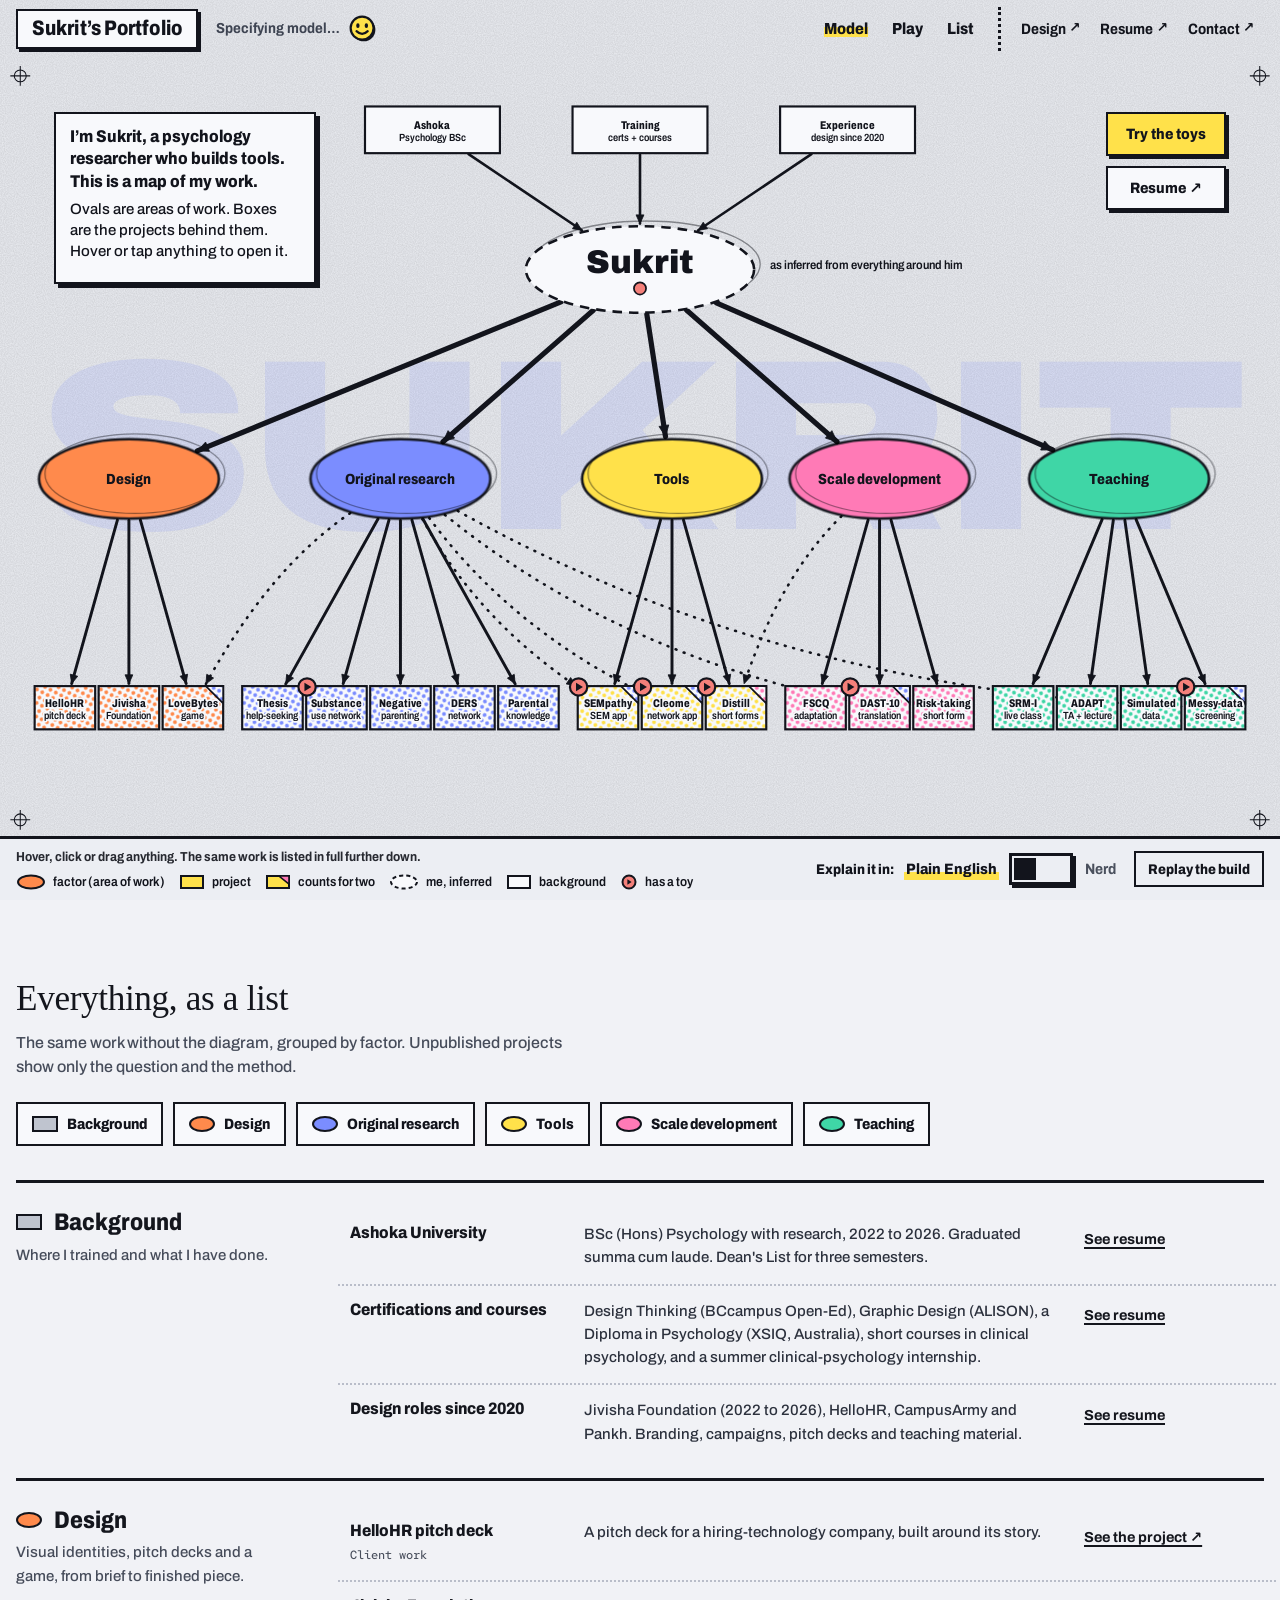
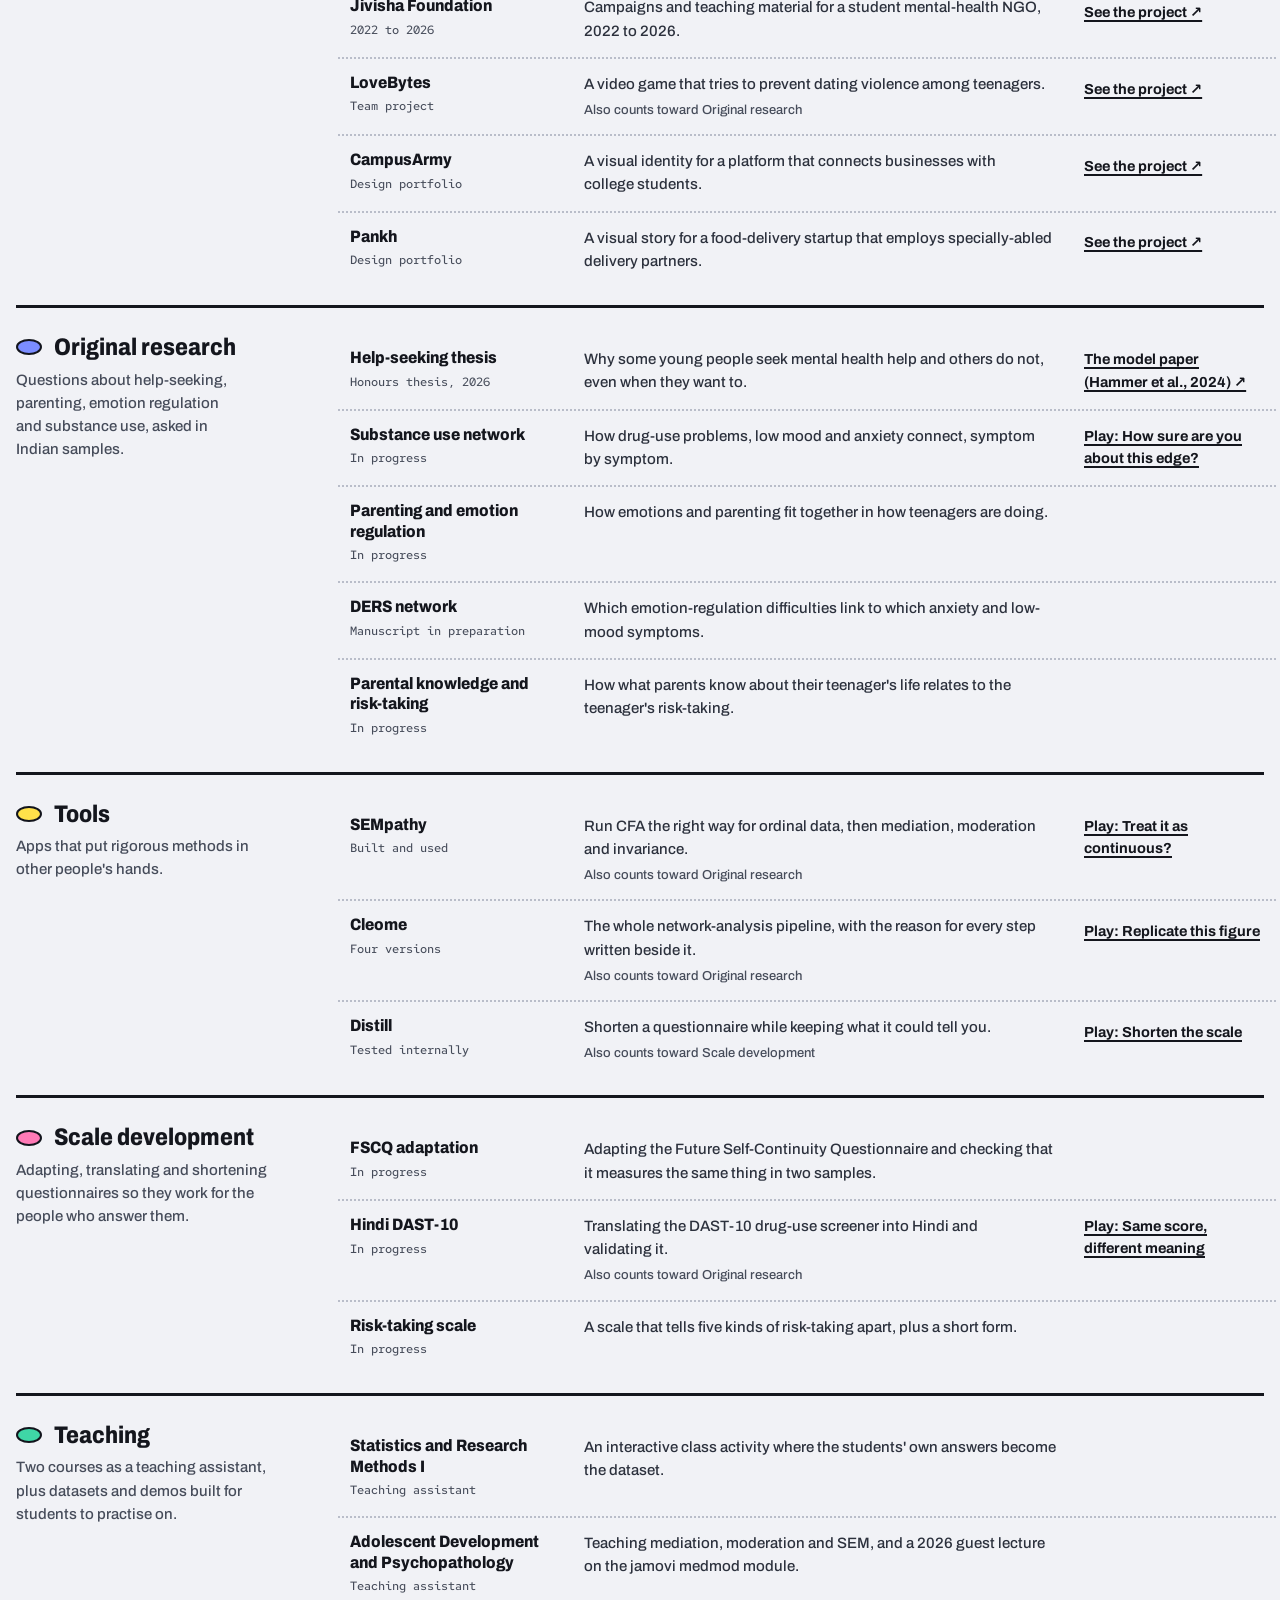
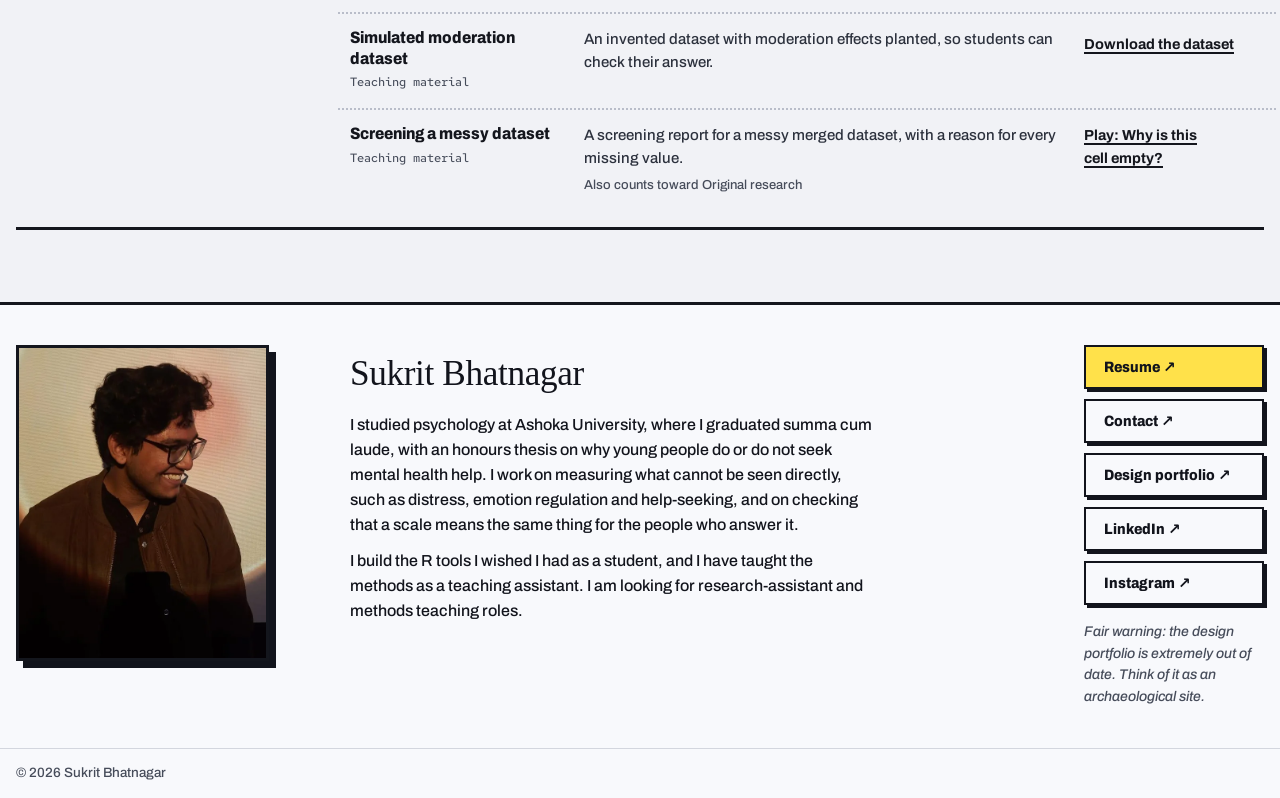
<file: index.html>
<!DOCTYPE html>
<html lang="en">
<head>
<meta charset="utf-8">
<meta name="viewport" content="width=device-width, initial-scale=1, viewport-fit=cover">
<title>Sukrit’s Portfolio | Psychology research, tools and design</title>
<meta name="description" content="Psychology research on mental health and risk in Indian samples: networks, SEM and scale validation. Plus the tools I built, how I teach, and my design work. Poke the model.">
<meta property="og:title" content="Sukrit Bhatnagar | Psychology research, tools and design">
<meta property="og:description" content="My work drawn as a statistical model you can poke: research, scale development, tools, teaching and design.">
<meta property="og:type" content="website">
<meta name="color-scheme" content="light">
<meta name="theme-color" content="#ECEEF3">
<link rel="icon" href="data:image/svg+xml,%3Csvg xmlns='http://www.w3.org/2000/svg' viewBox='0 0 32 32'%3E%3Ccircle cx='16' cy='16' r='9' fill='%23F4807A'/%3E%3C/svg%3E">
<link rel="preconnect" href="https://fonts.googleapis.com">
<link rel="preconnect" href="https://fonts.gstatic.com" crossorigin>
<link rel="stylesheet" href="https://fonts.googleapis.com/css2?family=Archivo:wdth,wght@62..125,400..900&family=Red+Hat+Mono:wght@400;500&display=swap">
<link rel="stylesheet" href="assets/nav.css">
<link rel="stylesheet" href="assets/site.css">
</head>
<body>
<script src="assets/content.js"></script>
<script src="assets/clip.js"></script>
<script src="assets/nav.js" data-page="model"></script>

<main id="main">
  <h1 class="sr-only">Sukrit Bhatnagar: my work as a statistical model</h1>
  <div id="model" tabindex="-1" aria-label="Interactive model of my work"></div>
  <noscript><p class="page">This page draws my work as an interactive model. Without JavaScript, the full list of projects is below.</p></noscript>

  <div class="page">
    <section id="fit" hidden aria-label="How my work fits a research assistant role"></section>

    <section class="block" id="list" aria-labelledby="listh">
      <h2 class="serif" id="listh">Everything, as a list</h2>
      <p class="lede">The same work without the diagram, grouped by factor. Unpublished projects show only the question and the method.</p>
      <div class="lwrap" id="lgrid"></div>
    </section>

  </div>
</main>

<footer class="foot" id="about" aria-labelledby="abouth"></footer>

<script src="assets/model.js"></script>
<script>
(function () {
  'use strict';
  var PF = window.PF;
  var $ = function (s) { return document.querySelector(s); };
  function h(t, a, p) { var e = document.createElement(t); for (var k in a) { if (k === 'text') e.textContent = a[k]; else e.setAttribute(k, a[k]); } if (p) p.appendChild(e); return e; }

  /* the role-fit panel has no button. Adding #research to the address opens it. */
  var fit = $('#fit');
  h('h2', { text: 'How my work fits a research assistant role' }, fit);
  var rows = h('div', { 'class': 'fit-rows' }, fit);
  PF.fit.forEach(function (r) { var d = h('div', { 'class': 'fit-row' + (r[0] === 'An honest gap' ? ' gap' : '') }, rows); h('b', { text: r[0] }, d); h('span', { text: r[1] }, d); });
  function syncFit() { var on = location.hash === '#research'; fit.hidden = !on; if (on) fit.scrollIntoView(); }
  window.addEventListener('hashchange', syncFit); syncFit();

  if (/[?&]adjust(&|$)/.test(location.search)) { var adj = document.createElement('script'); adj.src = 'assets/adjust.js'; document.body.appendChild(adj); } /* the framing tuner for the footer portrait */

  /* the footer: portrait, a short bio and every link, all copy from content.js */
  var A = PF.about, foot = $('#about');
  if (A && foot) {
    var inn = h('div', { 'class': 'foot-in' }, foot);
    var fig = h('figure', {}, inn), pic = h('picture', {}, fig);
    h('source', { type: 'image/webp', srcset: A.photo.webp }, pic);
    h('img', { src: A.photo.jpg, alt: A.photo.alt, width: '867', height: '1156', loading: 'lazy', decoding: 'async' }, pic);
    var bio = h('div', { 'class': 'foot-bio' }, inn);
    h('h2', { 'class': 'serif', id: 'abouth', text: A.heading }, bio);
    A.paras.forEach(function (x) { h('p', { text: x }, bio); });
    var nav = h('nav', { 'class': 'foot-links', 'aria-label': 'Elsewhere' }, inn);
    A.links.forEach(function (l) { h('a', { 'class': 'btn' + (l[2] ? ' ' + l[2] : ''), href: PF.links[l[1]], target: '_blank', rel: 'noopener', text: l[0] + ' \u2197' }, nav); });
    if (A.note) h('p', { 'class': 'foot-note', text: A.note }, nav);
    var end = h('div', { 'class': 'foot-end' }, foot); h('span', { text: '\u00A9 2026 Sukrit Bhatnagar' }, end);
  }

})();
</script>
</body>
</html>
</file>
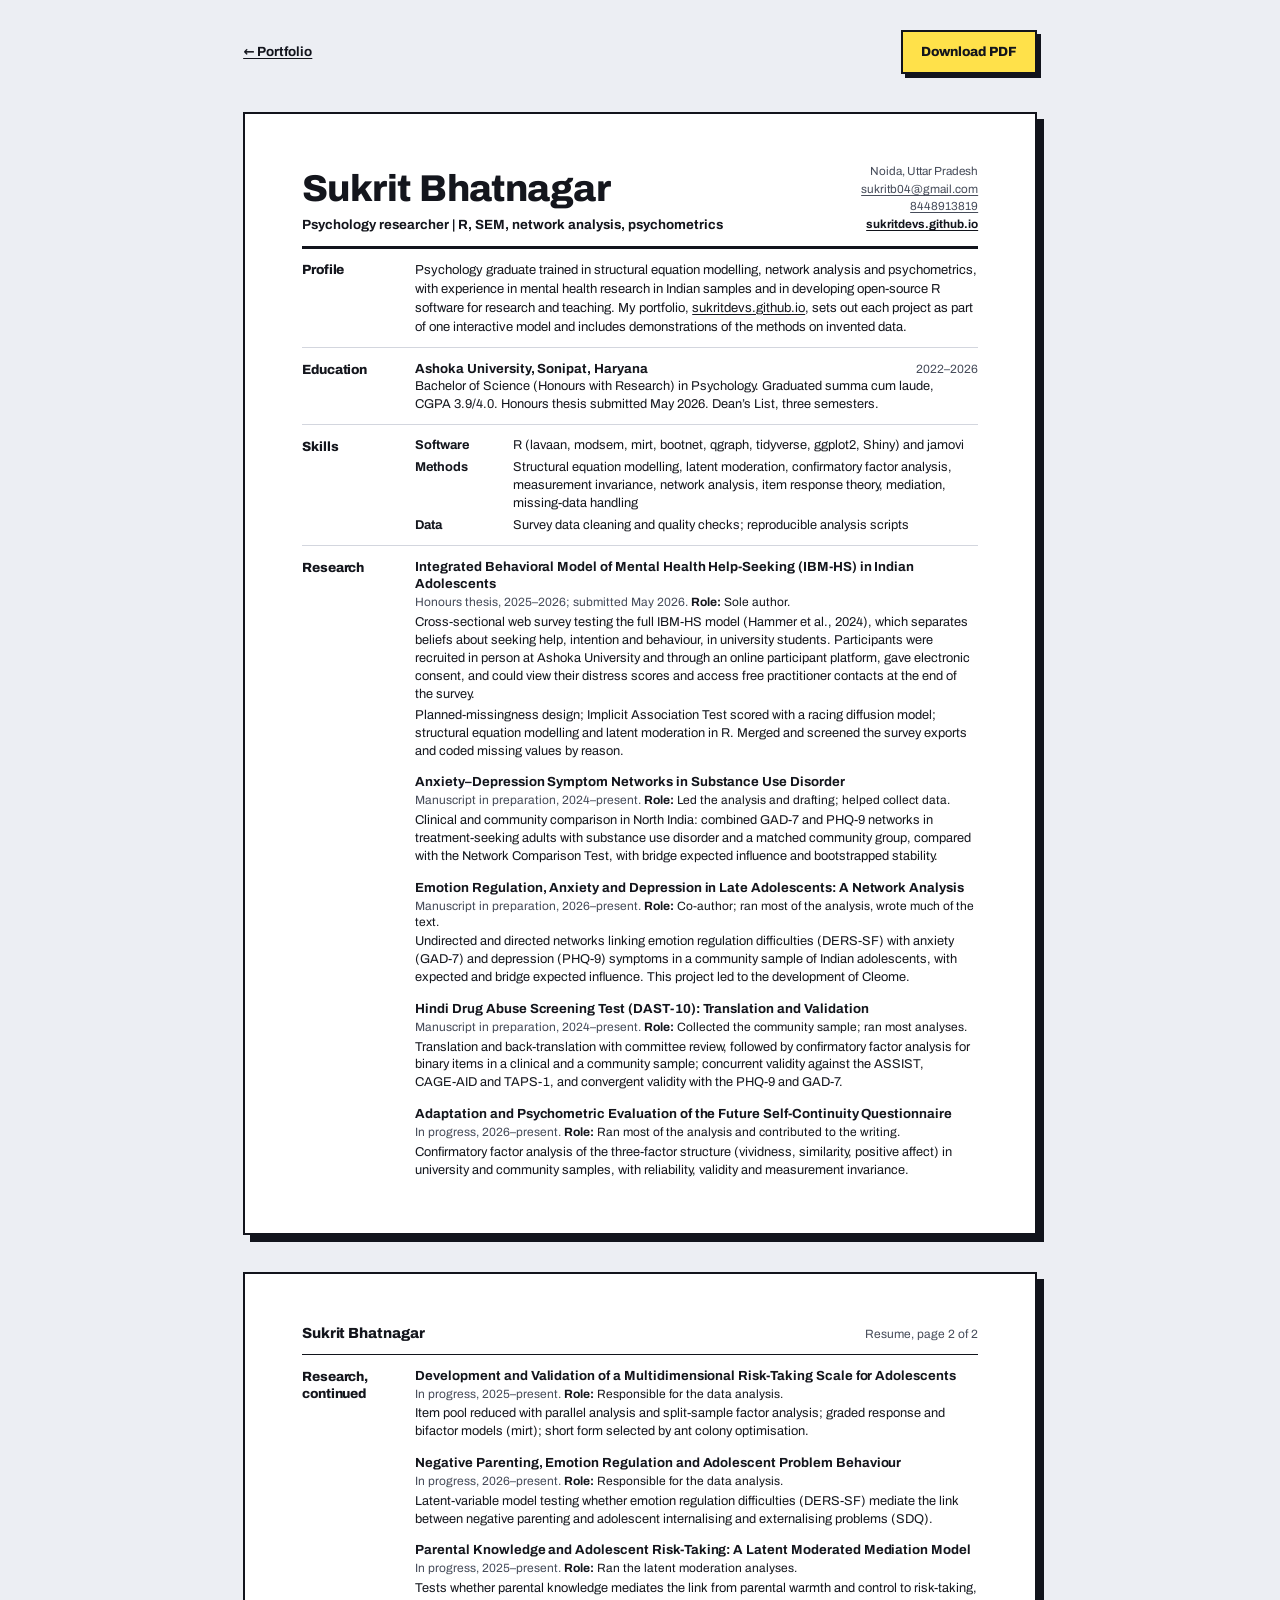
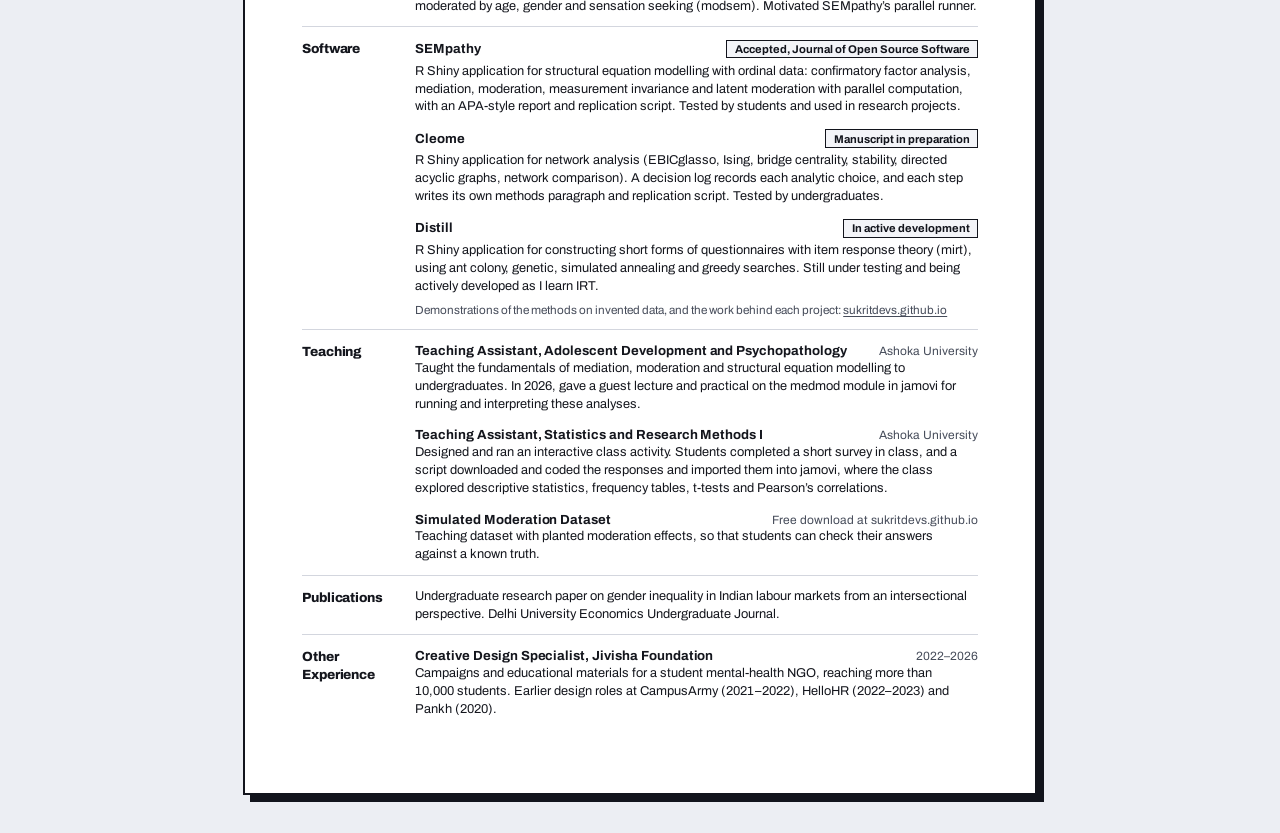
<file: resume/index.html>
<!doctype html>
<html lang="en-IN">
<head>
<meta charset="utf-8">
<meta name="viewport" content="width=device-width, initial-scale=1">
<title>Sukrit Bhatnagar: Resume</title>
<!--
  A4 resume, two pages. To make a PDF: open in Chrome, Edge or Brave, Print, destination "Save as PDF",
  paper size A4, margins "None", and "Background graphics" on. The font (Archivo, as on the portfolio site)
  is embedded as a static font, so the file works offline and the PDF text stays selectable.
-->
<style id="fonts">@font-face{font-family:'Archivo';font-weight:400;font-style:normal;font-display:block;src:url([data-uri]) format('woff2')}
@font-face{font-family:'Archivo';font-weight:700;font-style:normal;font-display:block;src:url([data-uri]) format('woff2')}
@font-face{font-family:'Archivo';font-weight:800;font-style:normal;font-display:block;src:url([data-uri]) format('woff2')}
</style>
<style>
  :root{
    color-scheme:light;
    --ink:#12141C; --fg:#14161D; --muted:#464C5A; --line:#D3D6DE; --paper:#ECEEF3;
    --sans:'Archivo','Segoe UI',system-ui,-apple-system,Arial,sans-serif;
  }
  @page{size:A4;margin:0}
  *{box-sizing:border-box}
  html{-webkit-print-color-adjust:exact;print-color-adjust:exact}
  body{margin:0;background:var(--paper);color:var(--fg);font-family:var(--sans);font-weight:400;
       font-size:9.6pt;line-height:1.4;font-kerning:normal;text-rendering:optimizeLegibility;-webkit-font-smoothing:antialiased}

  /* Each sheet is one A4 page. On screen the sheets float on the paper colour with the site's hard shadow. */
  .sheet{width:210mm;height:297mm;margin:10mm auto;padding:13mm 15mm 6mm;background:#fff;overflow:hidden;
         border:2.5px solid var(--ink);box-shadow:7px 7px 0 var(--ink)}
  @media print{
    body{background:#fff}
    .sheet{margin:0;border:0;box-shadow:none;height:296mm;break-after:page}
    .sheet:last-child{break-after:auto}
  }
  @media screen and (max-width:820px){ .sheet{width:auto;height:auto;margin:0 0 6mm;border:0;box-shadow:none;padding:16px;overflow:visible} }

  a{color:inherit;text-decoration:underline;text-decoration-thickness:.6pt;text-underline-offset:1.6pt}
  p,ul,h1,h2,h3,dl,dd,address{margin:0}
  b,strong{font-weight:700}
  .nb{white-space:nowrap}

  /* On screen only: a way back and the PDF download. Not printed, so the A4 pages are unchanged. */
  .tools{width:210mm;margin:8mm auto 0;display:flex;justify-content:space-between;align-items:center;gap:12px;font-size:10pt}
  .tools a{display:inline-flex;align-items:center;min-height:44px;font-weight:700;color:var(--ink)}
  .tools .dl{padding:0 18px;background:#FFE14A;border:2.5px solid var(--ink);box-shadow:4px 4px 0 var(--ink);text-decoration:none;font-weight:800}
  .tools .dl:hover,.tools .dl:focus-visible{transform:translate(-1px,-1px);box-shadow:5px 5px 0 var(--ink)}
  @media print{.tools{display:none}}
  @media screen and (max-width:820px){.tools{width:auto;padding:12px 16px 10px}}

  /* Header (page 1) */
  .top{display:grid;grid-template-columns:1fr auto;gap:0 8mm;align-items:end;padding-bottom:3.2mm;border-bottom:2.4pt solid var(--ink)}
  h1{font-weight:800;font-size:28pt;line-height:1;letter-spacing:-.015em;word-spacing:.06em}
  .aim{margin-top:2.4mm;font-weight:700;font-size:10pt;line-height:1.25}
  address{font-style:normal;text-align:right;font-size:8.8pt;line-height:1.5;color:var(--muted)}

  /* Running header (page 2) */
  .run{display:flex;justify-content:space-between;align-items:baseline;padding-bottom:2.6mm;border-bottom:1.2pt solid var(--ink);font-size:9pt}
  .run b{font-weight:800;font-size:11pt;letter-spacing:-.005em}
  .run span{color:var(--muted)}

  /* Rows: label in the margin, content beside it. DOM order stays label, then content. */
  .row{display:grid;grid-template-columns:25mm 1fr;column-gap:5mm;padding:3.2mm 0 2.8mm;border-top:.6pt solid var(--line)}
  .top + .row, .run + .row{border-top:0}
  h2{font-weight:800;font-size:10pt;line-height:1.3;padding-top:.2mm;letter-spacing:-.005em}

  .lede{font-size:9.8pt;line-height:1.45}

  .entry{break-inside:avoid}
  .entry + .entry{margin-top:3.4mm}
  h3{font-weight:700;font-size:9.9pt;line-height:1.3;letter-spacing:-.003em}
  /* Status in grey, then the role in full ink so a reader can see what was done by whom. */
  .sub{font-size:9pt;line-height:1.35;margin:.5mm 0 .9mm}
  .sub .st{color:var(--muted)}
  .desc{text-wrap:pretty}
  .desc + .desc{margin-top:.9mm}
  .head{display:flex;justify-content:space-between;align-items:baseline;gap:5mm}
  .when{color:var(--muted);font-size:9pt;white-space:nowrap}
  /* a status tag on a software entry: boxed, in full ink, so a reader sees the stage at a glance */
  .head:has(.tag){margin-bottom:1.2mm}
  .when.tag{color:var(--ink);font-weight:700;font-size:8.4pt;line-height:1.25;padding:.35mm 2mm;border:.7pt solid var(--ink);background:#F3F4F8}
  address a[href*="github.io"]{font-weight:700;color:var(--ink)}

  .skills{display:grid;grid-template-columns:23mm 1fr;gap:1mm 3mm}
  .skills dt{font-weight:700}
  .note{font-size:8.8pt;color:var(--muted);margin-top:1.6mm}

  @media screen and (max-width:820px){
    .top{grid-template-columns:1fr;gap:3mm 0}
    address{text-align:left}
    .row{grid-template-columns:1fr;row-gap:1.5mm}
    .skills{grid-template-columns:30mm 1fr}
    .head{flex-direction:column;gap:.4mm}
    .when{white-space:normal}
    h1{font-size:24pt}
    .run{flex-direction:column}
  }
</style>
</head>
<body>

<nav class="tools" aria-label="Resume options">
  <a href="../">&larr; Portfolio</a>
  <a class="dl" href="../downloads/Sukrit%20Research%20Assistant%2BTeaching%20Resume.pdf" download="Sukrit Research Assistant+Teaching Resume.pdf">Download PDF</a>
</nav>

<!-- ============================ PAGE 1 ============================ -->
<main class="sheet" id="p1">

  <header class="top">
    <div>
      <h1>Sukrit Bhatnagar</h1>
      <p class="aim">Psychology researcher | R, SEM, network analysis, psychometrics</p>
    </div>
    <address>
      Noida, Uttar Pradesh<br>
      <a href="mailto:sukritb04@gmail.com">sukritb04@gmail.com</a><br>
      <a href="tel:+918448913819">8448913819</a><br>
      <a href="https://sukritdevs.github.io">sukritdevs.github.io</a>
    </address>
  </header>

  <section class="row" aria-labelledby="s-profile">
    <h2 id="s-profile">Profile</h2>
    <p class="lede">Psychology graduate trained in structural equation modelling, network analysis and psychometrics, with experience in mental health research in Indian samples and in developing open-source R software for research and teaching. My portfolio, <a href="https://sukritdevs.github.io">sukritdevs.github.io</a>, sets out each project as part of one interactive model and includes demonstrations of the methods on invented data.</p>
  </section>

  <section class="row" aria-labelledby="s-edu">
    <h2 id="s-edu">Education</h2>
    <article class="entry">
      <div class="head"><h3>Ashoka University, Sonipat, Haryana</h3><span class="when">2022–2026</span></div>
      <p class="desc">Bachelor of Science (Honours with Research) in Psychology. Graduated summa cum laude, <span class="nb">CGPA 3.9/4.0</span>. Honours thesis submitted May 2026. Dean’s List, three semesters.</p>
    </article>
  </section>

  <section class="row" aria-labelledby="s-skills">
    <h2 id="s-skills">Skills</h2>
    <dl class="skills">
      <dt>Software</dt><dd>R (lavaan, modsem, mirt, bootnet, qgraph, tidyverse, ggplot2, Shiny) and jamovi</dd>
      <dt>Methods</dt><dd>Structural equation modelling, latent moderation, confirmatory factor analysis, measurement invariance, network analysis, item response theory, mediation, missing-data handling</dd>
      <dt>Data</dt><dd>Survey data cleaning and quality checks; reproducible analysis scripts</dd>
    </dl>
  </section>

  <section class="row" aria-labelledby="s-res">
    <h2 id="s-res">Research</h2>
    <div>
      <article class="entry">
        <h3>Integrated Behavioral Model of Mental Health Help-Seeking (<span class="nb">IBM-HS</span>) in Indian Adolescents</h3>
        <p class="sub"><span class="st">Honours thesis, 2025–2026; submitted May 2026.</span> <b>Role:</b> Sole author.</p>
        <p class="desc">Cross-sectional web survey testing the full <span class="nb">IBM-HS</span> model (Hammer et al., 2024), which separates beliefs about seeking help, intention and behaviour, in university students. Participants were recruited in person at Ashoka University and through an online participant platform, gave electronic consent, and could view their distress scores and access free practitioner contacts at the end of the survey.</p>
        <p class="desc">Planned-missingness design; Implicit Association Test scored with a racing diffusion model; structural equation modelling and latent moderation in R. Merged and screened the survey exports and coded missing values by reason.</p>
      </article>

      <article class="entry">
        <h3>Anxiety–Depression Symptom Networks in Substance Use Disorder</h3>
        <p class="sub"><span class="st">Manuscript in preparation, 2024–present.</span> <b>Role:</b> Led the analysis and drafting; helped collect data.</p>
        <p class="desc">Clinical and community comparison in North India: combined <span class="nb">GAD-7</span> and <span class="nb">PHQ-9</span> networks in treatment-seeking adults with substance use disorder and a matched community group, compared with the Network Comparison Test, with bridge expected influence and bootstrapped stability.</p>
      </article>

      <article class="entry">
        <h3>Emotion Regulation, Anxiety and Depression in Late Adolescents: A Network Analysis</h3>
        <p class="sub"><span class="st">Manuscript in preparation, 2026–present.</span> <b>Role:</b> Co-author; ran most of the analysis, wrote much of the text.</p>
        <p class="desc">Undirected and directed networks linking emotion regulation difficulties (<span class="nb">DERS-SF</span>) with anxiety (<span class="nb">GAD-7</span>) and depression (<span class="nb">PHQ-9</span>) symptoms in a community sample of Indian adolescents, with expected and bridge expected influence. This project led to the development of Cleome.</p>
      </article>

      <article class="entry">
        <h3>Hindi Drug Abuse Screening Test (<span class="nb">DAST-10</span>): Translation and Validation</h3>
        <p class="sub"><span class="st">Manuscript in preparation, 2024–present.</span> <b>Role:</b> Collected the community sample; ran most analyses.</p>
        <p class="desc">Translation and back-translation with committee review, followed by confirmatory factor analysis for binary items in a clinical and a community sample; concurrent validity against the ASSIST, <span class="nb">CAGE-AID</span> and <span class="nb">TAPS-1</span>, and convergent validity with the <span class="nb">PHQ-9</span> and <span class="nb">GAD-7</span>.</p>
      </article>

      <article class="entry">
        <h3>Adaptation and Psychometric Evaluation of the Future Self-Continuity Questionnaire</h3>
        <p class="sub"><span class="st">In progress, 2026–present.</span> <b>Role:</b> Ran most of the analysis and contributed to the writing.</p>
        <p class="desc">Confirmatory factor analysis of the three-factor structure (vividness, similarity, positive affect) in university and community samples, with reliability, validity and measurement invariance.</p>
      </article>
    </div>
  </section>

</main>

<!-- ============================ PAGE 2 ============================ -->
<main class="sheet" id="p2">

  <header class="run"><b>Sukrit Bhatnagar</b><span>Resume, page 2 of 2</span></header>

  <section class="row" aria-labelledby="s-res2">
    <h2 id="s-res2">Research, continued</h2>
    <div>
      <article class="entry">
        <h3>Development and Validation of a Multidimensional Risk-Taking Scale for Adolescents</h3>
        <p class="sub"><span class="st">In progress, 2025–present.</span> <b>Role:</b> Responsible for the data analysis.</p>
        <p class="desc">Item pool reduced with parallel analysis and split-sample factor analysis; graded response and bifactor models (mirt); short form selected by ant colony optimisation.</p>
      </article>

      <article class="entry">
        <h3>Negative Parenting, Emotion Regulation and Adolescent Problem Behaviour</h3>
        <p class="sub"><span class="st">In progress, 2026–present.</span> <b>Role:</b> Responsible for the data analysis.</p>
        <p class="desc">Latent-variable model testing whether emotion regulation difficulties (<span class="nb">DERS-SF</span>) mediate the link between negative parenting and adolescent internalising and externalising problems (SDQ).</p>
      </article>

      <article class="entry">
        <h3>Parental Knowledge and Adolescent Risk-Taking: A Latent Moderated Mediation Model</h3>
        <p class="sub"><span class="st">In progress, 2025–present.</span> <b>Role:</b> Ran the latent moderation analyses.</p>
        <p class="desc">Tests whether parental knowledge mediates the link from parental warmth and control to <span class="nb">risk-taking</span>, moderated by age, gender and sensation seeking (modsem). Motivated SEMpathy’s parallel runner.</p>
      </article>
    </div>
  </section>

  <section class="row" aria-labelledby="s-soft">
    <h2 id="s-soft">Software</h2>
    <div>
      <article class="entry">
        <div class="head"><h3>SEMpathy</h3><span class="when tag">Accepted, Journal of Open Source Software</span></div>
        <p class="desc">R Shiny application for structural equation modelling with ordinal data: confirmatory factor analysis, mediation, moderation, measurement invariance and latent moderation with parallel computation, with an APA-style report and replication script. Tested by students and used in research projects.</p>
      </article>
      <article class="entry">
        <div class="head"><h3>Cleome</h3><span class="when tag">Manuscript in preparation</span></div>
        <p class="desc">R Shiny application for network analysis (EBICglasso, Ising, bridge centrality, stability, directed acyclic graphs, network comparison). A decision log records each analytic choice, and each step writes its own methods paragraph and replication script. Tested by undergraduates.</p>
      </article>
      <article class="entry">
        <div class="head"><h3>Distill</h3><span class="when tag">In active development</span></div>
        <p class="desc">R Shiny application for constructing short forms of questionnaires with item response theory (mirt), using ant colony, genetic, simulated annealing and greedy searches. Still under testing and being actively developed as I learn IRT.</p>
      </article>
      <p class="note">Demonstrations of the methods on invented data, and the work behind each project: <a href="https://sukritdevs.github.io">sukritdevs.github.io</a></p>
    </div>
  </section>

  <section class="row" aria-labelledby="s-teach">
    <h2 id="s-teach">Teaching</h2>
    <div>
      <article class="entry">
        <div class="head"><h3>Teaching Assistant, Adolescent Development and Psychopathology</h3><span class="when">Ashoka University</span></div>
        <p class="desc">Taught the fundamentals of mediation, moderation and structural equation modelling to undergraduates. In 2026, gave a guest lecture and practical on the medmod module in jamovi for running and interpreting these analyses.</p>
      </article>
      <article class="entry">
        <div class="head"><h3>Teaching Assistant, Statistics and Research Methods I</h3><span class="when">Ashoka University</span></div>
        <p class="desc">Designed and ran an interactive class activity. Students completed a short survey in class, and a script downloaded and coded the responses and imported them into jamovi, where the class explored descriptive statistics, frequency tables, t-tests and Pearson’s correlations.</p>
      </article>
      <article class="entry">
        <div class="head"><h3>Simulated Moderation Dataset</h3><span class="when">Free download at sukritdevs.github.io</span></div>
        <p class="desc">Teaching dataset with planted moderation effects, so that students can check their answers against a known truth.</p>
      </article>
    </div>
  </section>

  <section class="row" aria-labelledby="s-pub">
    <h2 id="s-pub">Publications</h2>
    <article class="entry">
      <p class="desc">Undergraduate research paper on gender inequality in Indian labour markets from an intersectional perspective. Delhi University Economics Undergraduate Journal.</p>
    </article>
  </section>

  <section class="row" aria-labelledby="s-other">
    <h2 id="s-other">Other Experience</h2>
    <article class="entry">
      <div class="head"><h3>Creative Design Specialist, Jivisha Foundation</h3><span class="when">2022–2026</span></div>
      <p class="desc">Campaigns and educational materials for a student mental-health NGO, reaching more than 10,000 students. Earlier design roles at CampusArmy (2021–2022), HelloHR (2022–2023) and Pankh (2020).</p>
    </article>
  </section>

</main>

</body>
</html>
</file>
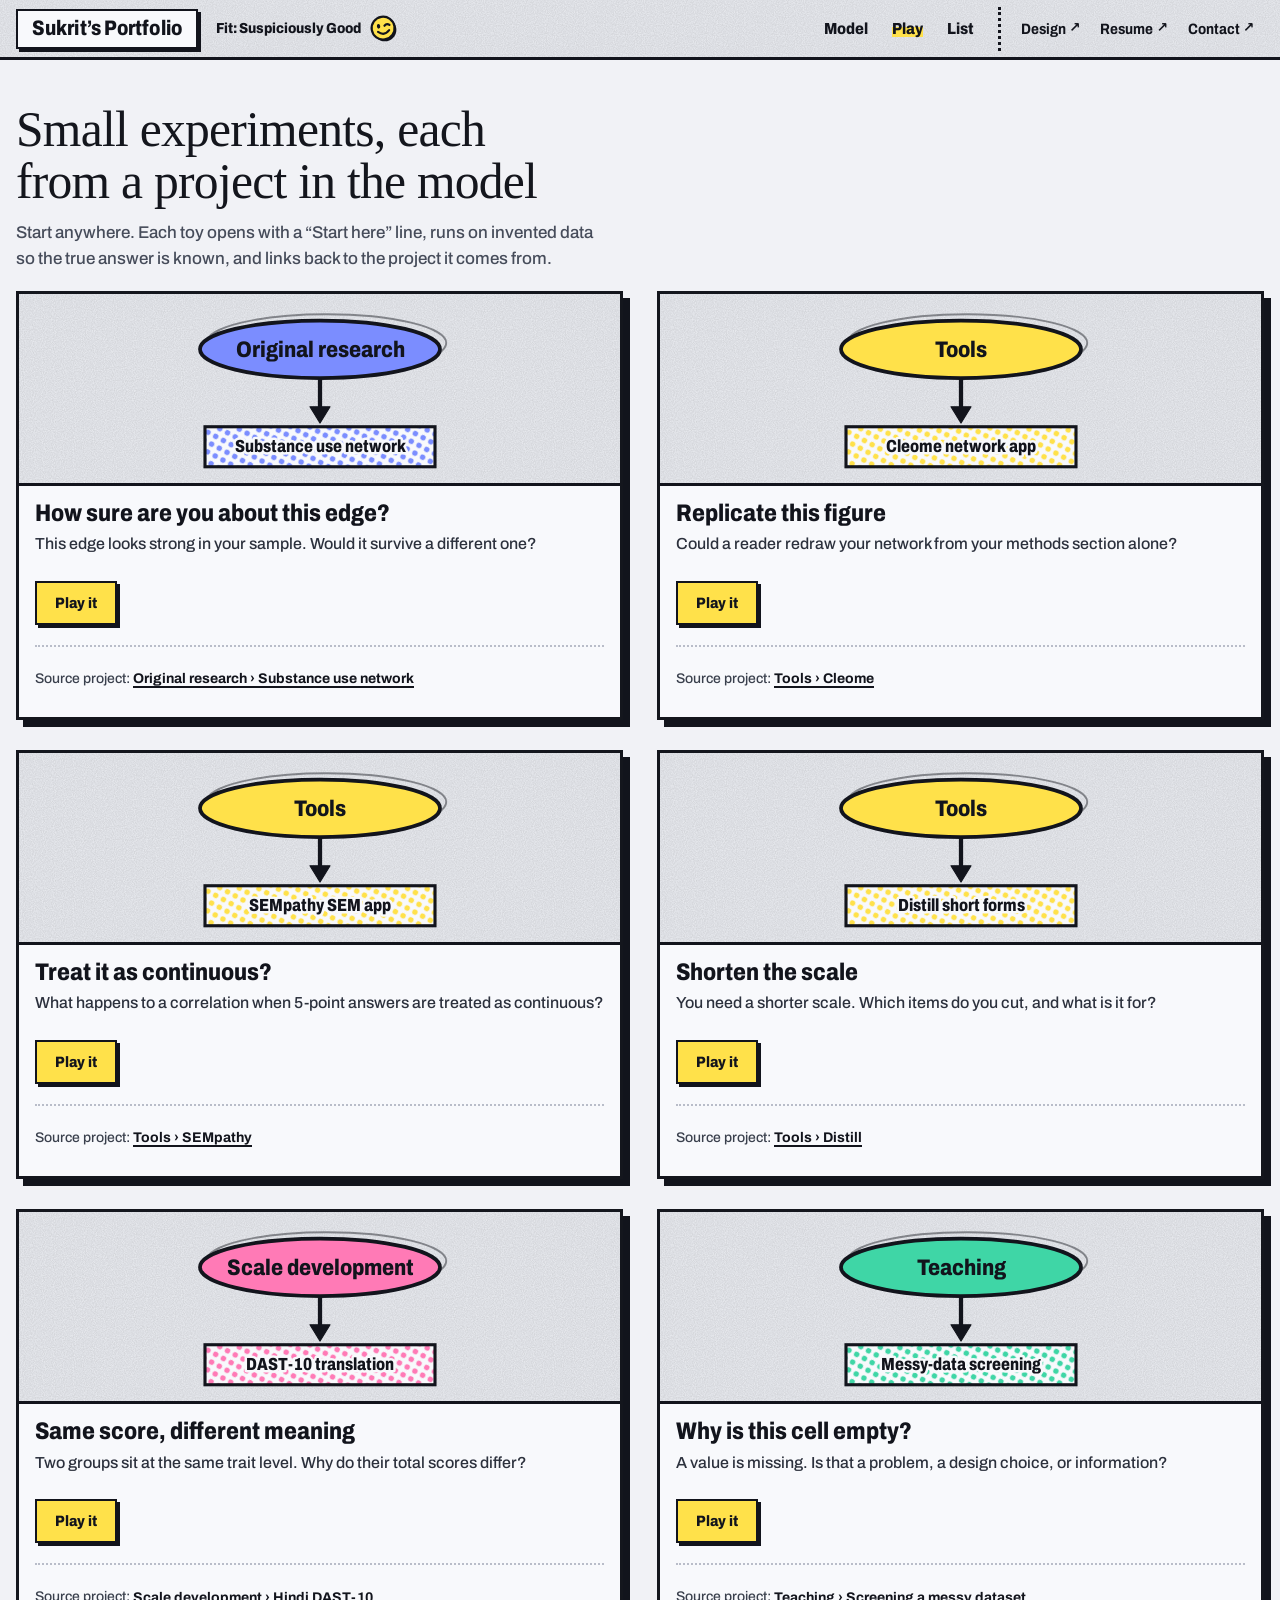
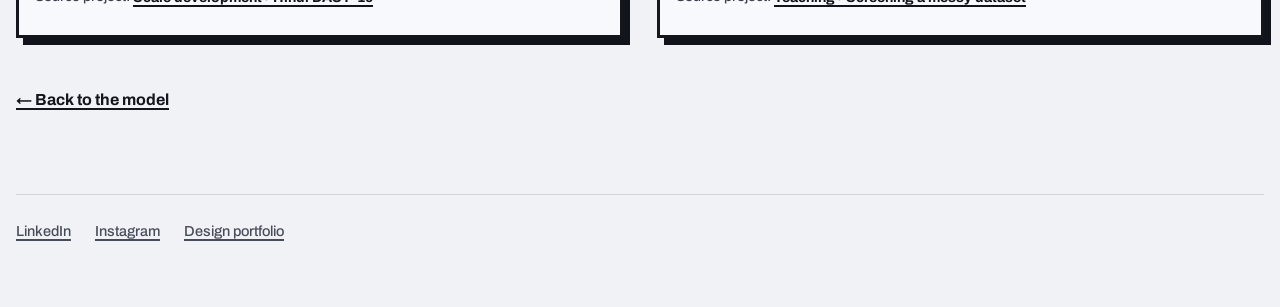
<file: play.html>
<!DOCTYPE html>
<html lang="en">
<head>
<meta charset="utf-8">
<meta name="viewport" content="width=device-width, initial-scale=1, viewport-fit=cover">
<title>Play | Sukrit’s Portfolio</title>
<meta name="description" content="Six small experiments, each tied to a project in my work. Invented data where the truth is known, so you can check the method against it.">
<meta name="color-scheme" content="light">
<meta name="theme-color" content="#ECEEF3">
<link rel="icon" href="data:image/svg+xml,%3Csvg xmlns='http://www.w3.org/2000/svg' viewBox='0 0 32 32'%3E%3Ccircle cx='16' cy='16' r='9' fill='%23F4807A'/%3E%3C/svg%3E">
<link rel="preconnect" href="https://fonts.googleapis.com">
<link rel="preconnect" href="https://fonts.gstatic.com" crossorigin>
<link rel="stylesheet" href="https://fonts.googleapis.com/css2?family=Archivo:wdth,wght@62..125,400..900&family=Red+Hat+Mono:wght@400;500&display=swap">
<link rel="stylesheet" href="assets/nav.css">
<link rel="stylesheet" href="assets/site.css">
</head>
<body class="inner">
<script src="assets/content.js"></script>
<script src="assets/nav.js" data-page="play"></script>

<main id="main">
  <div class="page">
    <header class="phead">
      <h1 class="serif">Small experiments, each from a project in the model</h1>
      <p class="lede">Start anywhere. Each toy opens with a “Start here” line, runs on invented data so the true answer is known, and links back to the project it comes from.</p>
    </header>

    <div class="pgrid" id="pgrid"></div>

    <p class="pback"><a href="index.html">← Back to the model</a></p>

    <footer class="site">
      <a href="https://linkedin.com/sukritbhatnagar" target="_blank" rel="noopener">LinkedIn</a>
      <a href="https://instagram.com/sukritbhatnagar" target="_blank" rel="noopener">Instagram</a>
      <a href="https://sukrit-bhatnagar.webflow.io/" target="_blank" rel="noopener">Design portfolio</a>
    </footer>
  </div>
</main>

<script>
(function () {
  'use strict';
  var PF = window.PF, U = window.PFUI;
  function h(t, a, p) { var e = document.createElement(t); for (var k in a) { if (k === 'text') e.textContent = a[k]; else e.setAttribute(k, a[k]); } if (p) p.appendChild(e); return e; }
  var g = document.getElementById('pgrid');
  PF.toys.forEach(function (t) {
    var m = U.find(t.from[0]), c = h('article', { 'class': 'pcard' }, g);
    c.style.setProperty('--c', m.f.col);
    var top = h('div', { 'class': 'pc-top' }, c);
    top.appendChild(U.glyph(m.f, m.d, 'index.html?open=' + m.d.id, m.d.title + ', under ' + m.f.name + '. See it in the model.'));
    var b = h('div', { 'class': 'pc-b' }, c);
    h('h2', { text: t.title }, b);
    h('p', { 'class': 'pc-q', text: t.q }, b);
    var act = h('div', { 'class': 'pc-act' }, b);
    h('a', { 'class': 'go', href: t.file, text: 'Play it' }, act);
    var srcp = h('p', { 'class': 'pc-src' }, b); srcp.appendChild(document.createTextNode('Source project: ')); h('a', { href: 'index.html?open=' + m.d.id, text: m.f.name + ' › ' + m.d.title }, srcp);
  });
})();
</script>
</body>
</html>
</file>
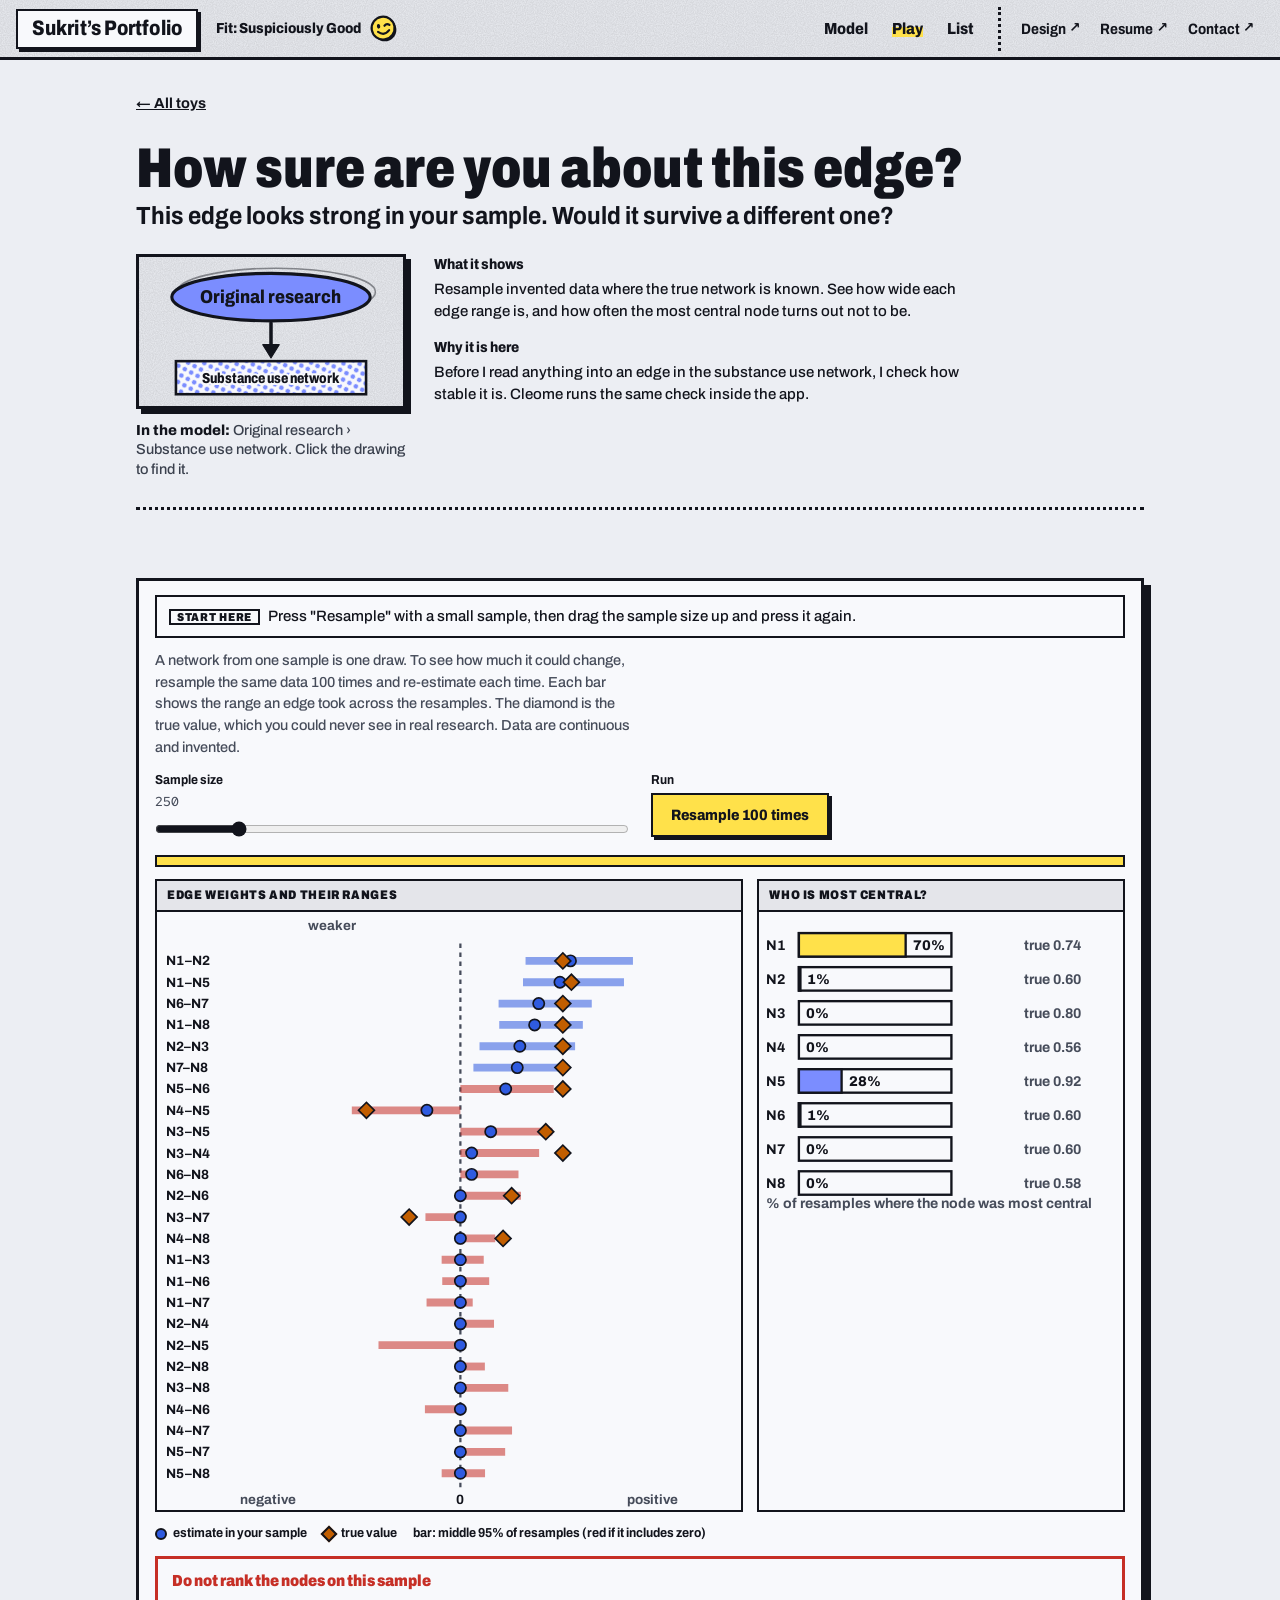
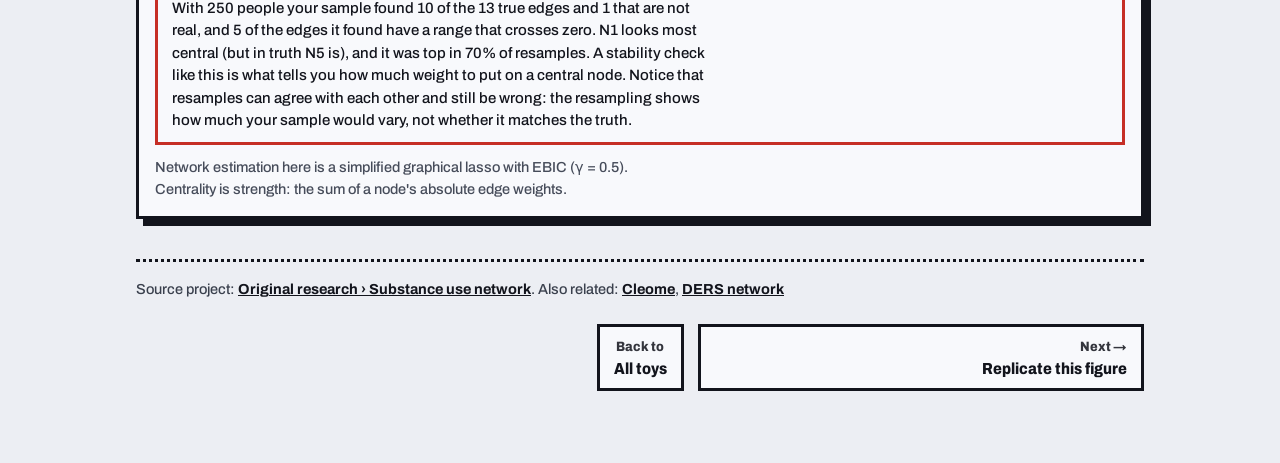
<file: toys/edge-stability.html>
<!DOCTYPE html>
<html lang="en">
<head>
<meta charset="utf-8">
<meta name="color-scheme" content="light">
<meta name="viewport" content="width=device-width, initial-scale=1, viewport-fit=cover">
<title>How sure are you about this edge? | Sukrit’s Portfolio</title>
<meta name="description" content="An interactive piece from my portfolio, run on invented data where the truth is known.">
<link rel="icon" href="data:image/svg+xml,%3Csvg xmlns=%27http://www.w3.org/2000/svg%27 viewBox=%270 0 32 32%27%3E%3Ccircle cx=%2716%27 cy=%2716%27 r=%279%27 fill=%27%23F4807A%27/%3E%3C/svg%3E">
<link rel="preconnect" href="https://fonts.googleapis.com">
<link rel="preconnect" href="https://fonts.gstatic.com" crossorigin>
<link rel="stylesheet" href="https://fonts.googleapis.com/css2?family=Archivo:wdth,wght@62..125,400..900&family=Red+Hat+Mono:wght@400;500&display=swap">
<style>
/* Layout: three print-shop sheets. Each opens with a Start here step, one plain-language paragraph, the controls, then a chart and a sentence that reads the result back to the visitor. */
:root{color-scheme:light;--paper:#ECEEF3;--sheet:#F8F9FC;--ink:#12141C;--muted:#464C5A;--line:#12141C;--shadow:#12141C;--coral:#F4807A;--on:#12141C;--c-res:#7B8DFF;--c-scale:#FF7AB6;--c-tool:#FFE14A;--a:#2F5BE0;--b:#C25E00;--good:#1E8F5B;--bad:#C62F26;--wash:rgba(127,127,140,.16)}
*{box-sizing:border-box}
body{margin:0;padding-block:28px 64px;padding-left:max(16px,env(safe-area-inset-left,0px));padding-right:max(16px,env(safe-area-inset-right,0px));background:var(--paper);color:var(--ink);font-family:'Archivo',system-ui,sans-serif;font-weight:500;font-size:15px;line-height:1.5}
.wrap{max-width:1040px;margin:0 auto;display:grid;gap:34px}
h1{margin:0 0 6px;font-weight:900;font-stretch:80%;font-size:clamp(2.1rem,6vw,3.5rem);line-height:.95;text-wrap:balance}
h1 i{display:inline-block;width:.2em;height:.2em;border-radius:50%;background:var(--coral);margin-left:.06em}
.lede{max-width:66ch;color:var(--muted);margin:0 0 14px}
.jump{display:flex;flex-wrap:wrap;gap:8px}
.jump a{color:var(--ink);text-decoration:none;font-weight:800;font-stretch:90%;font-size:13px;border:2.5px solid var(--line);padding:5px 11px;min-height:34px;display:inline-flex;align-items:center}
.jump a:hover{background:var(--ink);color:var(--paper)}
.sheet{background:var(--sheet);border:3px solid var(--line);box-shadow:7px 7px 0 var(--shadow);scroll-margin-top:14px}
.cover{background:radial-gradient(circle,rgba(18,20,28,.55) 1.2px,transparent 1.6px) 0 0/8px 8px,var(--c);color:var(--on);border-bottom:3px solid var(--line);padding:12px 14px;display:flex;flex-wrap:wrap;gap:6px 14px;align-items:flex-end;justify-content:space-between}
.cover h2{margin:0;font-weight:900;font-stretch:80%;font-size:23px;line-height:1;background:#F8F9FC;color:#12141C;border:2.5px solid #12141C;padding:3px 9px}
.cover span{font-weight:800;font-stretch:85%;font-size:12.5px;background:#F8F9FC;color:#12141C;border:2px solid #12141C;padding:1px 7px}
.body{padding:14px 16px 16px;display:grid;gap:12px}
.body p{margin:0;max-width:72ch}
.try{border:2.5px solid var(--line);padding:8px 12px;max-width:none!important}
.try b{font-weight:900;font-stretch:85%;letter-spacing:.06em;text-transform:uppercase;font-size:11.5px;margin-right:8px;border:2px solid var(--line);padding:0 6px}
.hint{color:var(--muted);font-size:14.5px}
.ctrls{display:grid;gap:10px 22px;grid-template-columns:repeat(auto-fit,minmax(210px,1fr))}
.ctrls label,.ctrls .lab{display:flex;flex-direction:column;gap:3px;font-weight:700;font-stretch:90%;font-size:13px}
.ctrls output{font-family:'Red Hat Mono',monospace;font-weight:500;font-size:12.5px;color:var(--muted)}
input[type=range]{width:100%;accent-color:var(--ink);margin:2px 0;min-height:24px}
.seg{display:flex;flex-wrap:wrap;gap:8px}
.btn{font:inherit;font-weight:800;font-stretch:90%;font-size:13.5px;color:var(--ink);background:transparent;border:2.5px solid var(--line);padding:6px 12px;min-height:36px;cursor:pointer}
.btn:hover{background:var(--wash)}
.btn[aria-pressed="true"]{background:var(--ink);color:var(--paper)}
.btn.go{background:#FFE14A;color:#12141C}
.btn:disabled{opacity:.5;cursor:wait}
.btn:focus-visible,input:focus-visible{outline:3px solid var(--coral);outline-offset:2px}
@media (pointer:coarse){.btn{min-height:44px}}
.two{display:grid;grid-template-columns:repeat(2,minmax(0,1fr));gap:14px}
@media(max-width:720px){.two{grid-template-columns:minmax(0,1fr)}}
.panel{border:2.5px solid var(--line);background:var(--sheet)}
.panel h2{margin:0;padding:5px 10px;font-weight:900;font-stretch:85%;font-size:12.5px;letter-spacing:.05em;text-transform:uppercase;border-bottom:2.5px solid var(--line);background:var(--wash)}
svg{display:block;width:100%;height:auto}
svg text{font-family:'Archivo',sans-serif;fill:var(--ink)}
.read{border:3px solid var(--line);padding:10px 14px;display:grid;gap:4px}
.read b{font-weight:900;font-stretch:85%;font-size:16px}
.read p{max-width:78ch}
.read.warn{border-color:var(--bad)}.read.warn b{color:var(--bad)}.read.ok{border-color:var(--good)}.read.ok b{color:var(--good)}
.stat{display:flex;flex-wrap:wrap;gap:6px 18px;font-weight:700;font-stretch:90%;font-size:13.5px}
.stat span b{font-family:'Red Hat Mono',monospace;font-weight:500}
.hist{display:flex;align-items:flex-end;gap:4px;height:64px;padding:6px 8px 0}
.hist i{flex:1;background:var(--c-res);border:2px solid var(--line);border-bottom:0;min-width:6px}
.prog{height:12px;border:2px solid var(--line);position:relative}.prog i{position:absolute;inset:0 auto 0 0;background:var(--c-tool);width:0}
.ask{border-top:2px dashed var(--line);padding:10px 16px 12px;font-size:14px;display:flex;gap:10px;align-items:baseline}
.ask b{font-weight:900;font-stretch:85%;letter-spacing:.06em;text-transform:uppercase;font-size:11.5px;flex:none;border:2px solid var(--line);padding:0 6px}
.key{display:flex;flex-wrap:wrap;gap:6px 16px;font-size:13px;font-weight:700;font-stretch:92%}
.key span{display:inline-flex;gap:6px;align-items:center}.key i{width:12px;height:12px;border:2px solid var(--line);display:inline-block}

.sr{position:absolute;width:1px;height:1px;overflow:hidden;clip:rect(0 0 0 0);white-space:nowrap}
@media (prefers-reduced-motion:reduce){*{scroll-behavior:auto!important}}
</style>
<link rel="stylesheet" href="../assets/nav.css">
<link rel="stylesheet" href="../assets/shell.css">
</head>
<body data-toy="stable">
<script src="../assets/content.js"></script>
<script src="../assets/nav.js" data-base="../" data-page="toy"></script>
<main class="wrap" id="main">
<div id="toy-intro"></div>
<section class="sheet" id="stable">
    <div class="body">
      <p class="try"><b>Start here</b>Press "Resample" with a small sample, then drag the sample size up and press it again.</p>
      <p class="hint">A network from one sample is one draw. To see how much it could change, resample the same data 100 times and re-estimate each time. Each bar shows the range an edge took across the resamples. The diamond is the true value, which you could never see in real research. Data are continuous and invented.</p>
      <div class="ctrls">
        <label>Sample size <output id="oM">250</output><input type="range" id="sn" min="100" max="1000" step="50" value="250"></label>
        <div class="lab">Run<div class="seg"><button class="btn go" id="bRun">Resample 100 times</button></div></div>
      </div>
      <div class="prog" aria-hidden="true"><i id="pg"></i></div>
      <div class="two" style="grid-template-columns:minmax(0,1.6fr) minmax(0,1fr)">
        <div class="panel"><h2>Edge weights and their ranges</h2><svg id="chE" viewBox="0 0 520 100" role="img" aria-label="Estimated edge weights with bootstrap ranges and true values"></svg></div>
        <div class="panel"><h2>Who is most central?</h2><svg id="chC" viewBox="0 0 310 260" role="img" aria-label="How often each node was the most central across resamples"></svg></div>
      </div>
      <div class="key"><span><i style="background:var(--a);border-radius:50%"></i>estimate in your sample</span><span><i style="background:var(--b);transform:rotate(45deg)"></i>true value</span><span>bar: middle 95% of resamples (red if it includes zero)</span></div>
      <div class="read" id="readC" aria-live="polite"></div>
      <p class="hint">Network estimation here is a simplified graphical lasso with EBIC (γ = 0.5). Centrality is strength: the sum of a node's absolute edge weights.</p>
    </div>
</section>
<div id="toy-next"></div>
</main>
<script src="../assets/shell.js"></script>
<script>

(function(){
'use strict';
var NS='http://www.w3.org/2000/svg';
var $=function(s){return document.querySelector(s);};
var clamp=function(v,a,b){return Math.min(b,Math.max(a,v));};
var S=function(t,a,p){var e=document.createElementNS(NS,t);for(var k in a)e.setAttribute(k,a[k]);if(p)p.appendChild(e);return e;};
var H=function(t,a,p){var e=document.createElement(t);for(var k in a){if(k==='text')e.textContent=a[k];else e.setAttribute(k,a[k]);}if(p)p.appendChild(e);return e;};
var T=function(p,s,x,y,o){var t=S('text',{x:x,y:y,'font-size':12},p);t.textContent=s;if(o)for(var k in o)t.setAttribute(k,o[k]);return t;};
var FIT=[],RO=window.ResizeObserver?new ResizeObserver(function(){FIT.forEach(fitText);}):null;
function fitText(svg){var vb=svg.viewBox&&svg.viewBox.baseVal,w=svg.clientWidth;if(!vb||!w)return;var k=vb.width/w;
  [].forEach.call(svg.querySelectorAll('text'),function(t){if(!t.dataset.fs)t.dataset.fs=parseFloat(t.getAttribute('font-size'))||12;t.setAttribute('font-size',Math.max(+t.dataset.fs,12*k).toFixed(1));});
  if(FIT.indexOf(svg)<0){FIT.push(svg);if(RO)RO.observe(svg);}}

/*LIB*/
function rng(seed){var a=seed>>>0;return function(){a=(a+0x6D2B79F5)>>>0;var t=a;t=Math.imul(t^(t>>>15),t|1);t^=t+Math.imul(t^(t>>>7),t|61);return((t^(t>>>14))>>>0)/4294967296;};}
function gauss(r){var u=Math.max(r(),1e-12),v=r();return Math.sqrt(-2*Math.log(u))*Math.cos(2*Math.PI*v);}
function pnorm(x){var s=x<0?-1:1,z=Math.abs(x)/Math.SQRT2,t=1/(1+0.3275911*z),y=1-(((((1.061405429*t-1.453152027)*t)+1.421413741)*t-0.284496736)*t+0.254829592)*t*Math.exp(-z*z);return 0.5*(1+s*y);}
function qnorm(p){var lo=-8,hi=8;for(var i=0;i<42;i++){var m=(lo+hi)/2;if(pnorm(m)<p)lo=m;else hi=m;}return (lo+hi)/2;}
function zeros(n){var m=[];for(var i=0;i<n;i++){m.push(new Array(n).fill(0));}return m;}
function chol(A){var n=A.length,L=zeros(n);for(var i=0;i<n;i++){for(var j=0;j<=i;j++){var s=A[i][j];for(var k=0;k<j;k++)s-=L[i][k]*L[j][k];if(i===j){if(s<=1e-12)return null;L[i][i]=Math.sqrt(s);}else L[i][j]=s/L[j][j];}}return L;}
function inv(A){var n=A.length,M=A.map(function(r,i){return r.concat(zeros(n)[i].map(function(_,j){return i===j?1:0;}));});
  for(var i=0;i<n;i++){var p=i;for(var r=i+1;r<n;r++)if(Math.abs(M[r][i])>Math.abs(M[p][i]))p=r;var t=M[i];M[i]=M[p];M[p]=t;var d=M[i][i];for(var j=0;j<2*n;j++)M[i][j]/=d;
    for(var r2=0;r2<n;r2++){if(r2===i)continue;var f=M[r2][i];if(f)for(var j2=0;j2<2*n;j2++)M[r2][j2]-=f*M[i][j2];}}
  return M.map(function(r){return r.slice(n);});}
function pctl(arr,q){var a=arr.slice().sort(function(x,y){return x-y;}),i=(a.length-1)*q,lo=Math.floor(i),hi=Math.ceil(i);return a[lo]+(a[hi]-a[lo])*(i-lo);}
function mean(a){var s=0;for(var i=0;i<a.length;i++)s+=a[i];return s/a.length;}
function sd(a){var m=mean(a),s=0;for(var i=0;i<a.length;i++)s+=(a[i]-m)*(a[i]-m);return Math.sqrt(s/(a.length-1));}

/* ---- toy C: network stability ---- */
var CP=8,CTRUE=[[0,1,.24],[1,2,.24],[2,3,.24],[3,4,-.22],[4,5,.24],[5,6,.24],[6,7,.24],[7,0,.24],[0,4,.26],[2,4,.20],[1,5,.12],[2,6,-.12],[3,7,.10]];
var CD=(function(){var K=zeros(CP);for(var i=0;i<CP;i++)K[i][i]=1;CTRUE.forEach(function(e){K[e[0]][e[1]]=-e[2];K[e[1]][e[0]]=-e[2];});
  var Sg=inv(K),L=chol(Sg),r=rng(31),X=[];for(var n=0;n<1000;n++){var z=[],row=[];for(var a=0;a<CP;a++)z.push(gauss(r));for(var b=0;b<CP;b++){var v=0;for(var c=0;c<=b;c++)v+=L[b][c]*z[c];row.push(v);}X.push(row);}return X;})();
function corrRows(rows){var n=rows.length,m=[],s=[];for(var j=0;j<CP;j++){var t=0;for(var i=0;i<n;i++)t+=rows[i][j];m.push(t/n);}
  for(var j2=0;j2<CP;j2++){var v=0;for(var i2=0;i2<n;i2++)v+=Math.pow(rows[i2][j2]-m[j2],2);s.push(Math.sqrt(v/n));}
  var R=zeros(CP);for(var a=0;a<CP;a++)for(var b=0;b<CP;b++){if(a===b){R[a][b]=1;continue;}var q=0;for(var k=0;k<n;k++)q+=(rows[k][a]-m[a])*(rows[k][b]-m[b]);R[a][b]=q/n/(s[a]*s[b]);}return R;}
function soft(x,l){return x>l?x-l:x<-l?x+l:0;}
function glasso(Sm,lam,W0){var p=Sm.length,W=W0?W0.map(function(r){return r.slice();}):Sm.map(function(r){return r.slice();}),B=[];for(var d0=0;d0<p;d0++)W[d0][d0]=Sm[d0][d0]+lam;
  for(var it=0;it<60;it++){var maxd=0;for(var j=0;j<p;j++){var idx=[];for(var k=0;k<p;k++)if(k!==j)idx.push(k);var beta=B[j]||new Array(p-1).fill(0);
      for(var inner=0;inner<40;inner++){var ch=0;for(var a=0;a<p-1;a++){var r=Sm[idx[a]][j];for(var b=0;b<p-1;b++)if(b!==a)r-=W[idx[a]][idx[b]]*beta[b];var nb=soft(r,lam)/W[idx[a]][idx[a]];ch=Math.max(ch,Math.abs(nb-beta[a]));beta[a]=nb;}if(ch<1e-6)break;}
      B[j]=beta;for(var a2=0;a2<p-1;a2++){var w=0;for(var b2=0;b2<p-1;b2++)w+=W[idx[a2]][idx[b2]]*beta[b2];maxd=Math.max(maxd,Math.abs(W[idx[a2]][j]-w));W[idx[a2]][j]=w;W[j][idx[a2]]=w;}}
    if(maxd<1e-4)break;}
  var Th=zeros(p);for(var j2=0;j2<p;j2++){var idx2=[];for(var k2=0;k2<p;k2++)if(k2!==j2)idx2.push(k2);var dot=0;for(var a3=0;a3<p-1;a3++)dot+=W[idx2[a3]][j2]*B[j2][a3];
    var tjj=1/(W[j2][j2]-dot);Th[j2][j2]=tjj;for(var a4=0;a4<p-1;a4++)Th[idx2[a4]][j2]=-B[j2][a4]*tjj;}
  for(var i2=0;i2<p;i2++)for(var j3=i2+1;j3<p;j3++){var m=(Th[i2][j3]+Th[j3][i2])/2;Th[i2][j3]=Th[j3][i2]=m;}
  return {W:W,Th:Th};}
function logdet(A){var L=chol(A);if(!L)return null;var s=0;for(var i=0;i<A.length;i++)s+=2*Math.log(L[i][i]);return s;}
function ebicNet(Sm,n,gamma){var p=Sm.length,lmax=0;for(var i=0;i<p;i++)for(var j=i+1;j<p;j++)lmax=Math.max(lmax,Math.abs(Sm[i][j]));
  var best=null,W=null;for(var k=0;k<60;k++){var lam=lmax*Math.pow(.01,k/59),g=glasso(Sm,lam,W);W=g.W;var Th=g.Th,E=0;
    for(var a=0;a<p;a++)for(var b=a+1;b<p;b++)if(Math.abs(Th[a][b])>1e-8)E++;
    var ld=logdet(Th);if(ld===null)continue;var tr=0;for(var a2=0;a2<p;a2++)for(var b2=0;b2<p;b2++)tr+=Sm[a2][b2]*Th[b2][a2];
    var e=n*(tr-ld)+E*Math.log(n)+4*gamma*E*Math.log(p);if(!best||e<best.e)best={e:e,Th:Th};}
  var pc=zeros(p);for(var x=0;x<p;x++)for(var y=0;y<p;y++){if(x===y)continue;var v=-best.Th[x][y]/Math.sqrt(best.Th[x][x]*best.Th[y][y]);pc[x][y]=Math.abs(v)<1e-8?0:v;}return pc;}
function strength(pc){return pc.map(function(r){return r.reduce(function(s,v){return s+Math.abs(v);},0);});}
/* ---------- UI: toy C ---------- */
(function(){
  var busy=false,state=null;
  var key=function(i,j){return i+'-'+j;};
  var truth={};CTRUE.forEach(function(e){truth[key(Math.min(e[0],e[1]),Math.max(e[0],e[1]))]=e[2];});
  function draw(){
    if(!state)return;var est=state.est,B=state.boots,n=state.n;
    var rows=[];for(var i=0;i<CP;i++)for(var j=i+1;j<CP;j++){var vals=B.map(function(m){return m[i][j];}),inc=vals.filter(function(v){return v!==0;}).length/vals.length,tv=truth[key(i,j)]||0;
      if(est[i][j]!==0||tv!==0||inc>=.2)rows.push({i:i,j:j,e:est[i][j],lo:pctl(vals,.025),hi:pctl(vals,.975),t:tv,inc:inc});}
    rows.sort(function(a,b){return Math.abs(b.e)-Math.abs(a.e)||Math.abs(b.t)-Math.abs(a.t);});
    var svg=$('#chE'),rh=19,top=34,Hh=top+rows.length*rh+24;svg.setAttribute('viewBox','0 0 520 '+Hh);svg.textContent='';
    var X=function(v){return 270+clamp(v,-.6,.6)*380;};
    T(svg,'weaker',X(-.3),16,{'text-anchor':'middle','font-weight':'700','style':'fill:var(--muted)'});
    S('line',{x1:X(0),y1:top-6,x2:X(0),y2:Hh-20,'stroke-width':2,'stroke-dasharray':'4 4'},svg).style.stroke='var(--muted)';
    T(svg,'0',X(0),Hh-6,{'text-anchor':'middle','font-weight':'700'});T(svg,'negative',X(-.45),Hh-6,{'text-anchor':'middle','font-weight':'700','style':'fill:var(--muted)'});T(svg,'positive',X(.45),Hh-6,{'text-anchor':'middle','font-weight':'700','style':'fill:var(--muted)'});
    var zeroCount=0;
    rows.forEach(function(r,k){var y=top+k*rh+rh/2;T(svg,'N'+(r.i+1)+'–N'+(r.j+1),8,y+4,{'font-weight':'700'});
      var crosses=r.lo<=0&&r.hi>=0;if(crosses&&r.e!==0)zeroCount++;
      var ln=S('line',{x1:X(r.lo),y1:y,x2:X(r.hi),y2:y,'stroke-width':7,opacity:.55},svg);ln.style.stroke=crosses?'var(--bad)':'var(--a)';
      var dt=S('circle',{cx:X(r.e),cy:y,r:5},svg);dt.style.fill='var(--a)';dt.style.stroke='var(--ink)';dt.setAttribute('stroke-width',1.5);
      if(r.t!==0){var d=S('rect',{x:X(r.t)-5,y:y-5,width:10,height:10,transform:'rotate(45 '+X(r.t)+' '+y+')'},svg);d.style.fill='var(--b)';d.style.stroke='var(--ink)';d.setAttribute('stroke-width',1.5);}});
    fitText(svg);
    var cs=$('#chC');cs.textContent='';var st=strength(est),topEst=st.indexOf(Math.max.apply(null,st)),wins=new Array(CP).fill(0),ts=new Array(CP).fill(0);CTRUE.forEach(function(e){ts[e[0]]+=Math.abs(e[2]);ts[e[1]]+=Math.abs(e[2]);});var tTop=ts.indexOf(Math.max.apply(null,ts));
    B.forEach(function(m){var s=strength(m);wins[s.indexOf(Math.max.apply(null,s))]++;});
    wins.forEach(function(w,i){var y=18+i*29;T(cs,'N'+(i+1),6,y+14,{'font-weight':'700'});S('rect',{x:34,y:y,width:130,height:20,fill:'none','stroke-width':2},cs).style.stroke='var(--line)';
      var f=S('rect',{x:34,y:y,width:Math.max(0,w/B.length*130),height:20},cs);f.style.fill=i===topEst?'var(--c-tool)':'var(--c-res)';f.style.stroke='var(--ink)';f.setAttribute('stroke-width',2);T(cs,w+'%',34+Math.max(0,w/B.length*130)+6,y+14,{'font-weight':'800'});T(cs,'true '+ts[i].toFixed(2),226,y+14,{'font-weight':'700','style':'fill:var(--muted)'});});
    T(cs,'% of resamples where the node was most central',6,252,{'font-weight':'700','style':'fill:var(--muted)'});fitText(cs);
    var tp=0,fp=0;for(var a=0;a<CP;a++)for(var b2=a+1;b2<CP;b2++){var has=est[a][b2]!==0,tr=!!truth[key(a,b2)];if(has&&tr)tp++;if(has&&!tr)fp++;}
    var box=$('#readC');box.textContent='';var top1=wins[topEst],unstable=top1<75;box.className='read '+(unstable?'warn':'ok');
    H('b',{text:unstable?'Do not rank the nodes on this sample':'The top node holds up'},box);
    H('p',{text:'With '+n+' people your sample found '+tp+' of the '+CTRUE.length+' true edges and '+fp+' that are not real, and '+zeroCount+' of the edges it found have a range that crosses zero. N'+(topEst+1)+' looks most central'+(topEst===tTop?' (and it is, in truth)':' (but in truth N'+(tTop+1)+' is)')+', and it was top in '+top1+'% of resamples.'+(unstable?' A stability check like this is what tells you how much weight to put on a central node.':' With more people the ranking firms up.')+(topEst!==tTop?' Notice that resamples can agree with each other and still be wrong: the resampling shows how much your sample would vary, not whether it matches the truth.':'')},box);
  }
  function run(){
    if(busy)return;busy=true;var n=+$('#sn').value;$('#oM').textContent=n;var btn=$('#bRun');btn.disabled=true;btn.textContent='Resampling…';
    var rows=CD.slice(0,n),est=ebicNet(corrRows(rows),n,.5),boots=[],r=rng(900+n),pg=$('#pg');pg.style.width='0';
    function chunk(){for(var c=0;c<10&&boots.length<100;c++){var res=[];for(var i=0;i<n;i++)res.push(rows[Math.floor(r()*n)]);boots.push(ebicNet(corrRows(res),n,.5));}
      pg.style.width=boots.length+'%';
      if(boots.length<100){setTimeout(chunk,0);}else{state={est:est,boots:boots,n:n};busy=false;btn.disabled=false;btn.textContent='Resample 100 times';draw();}}
    setTimeout(chunk,0);}
  $('#bRun').addEventListener('click',run);
  $('#sn').addEventListener('input',function(){$('#oM').textContent=$('#sn').value;});
  run();
})();
})();
</script>
</body>
</html>
</file>
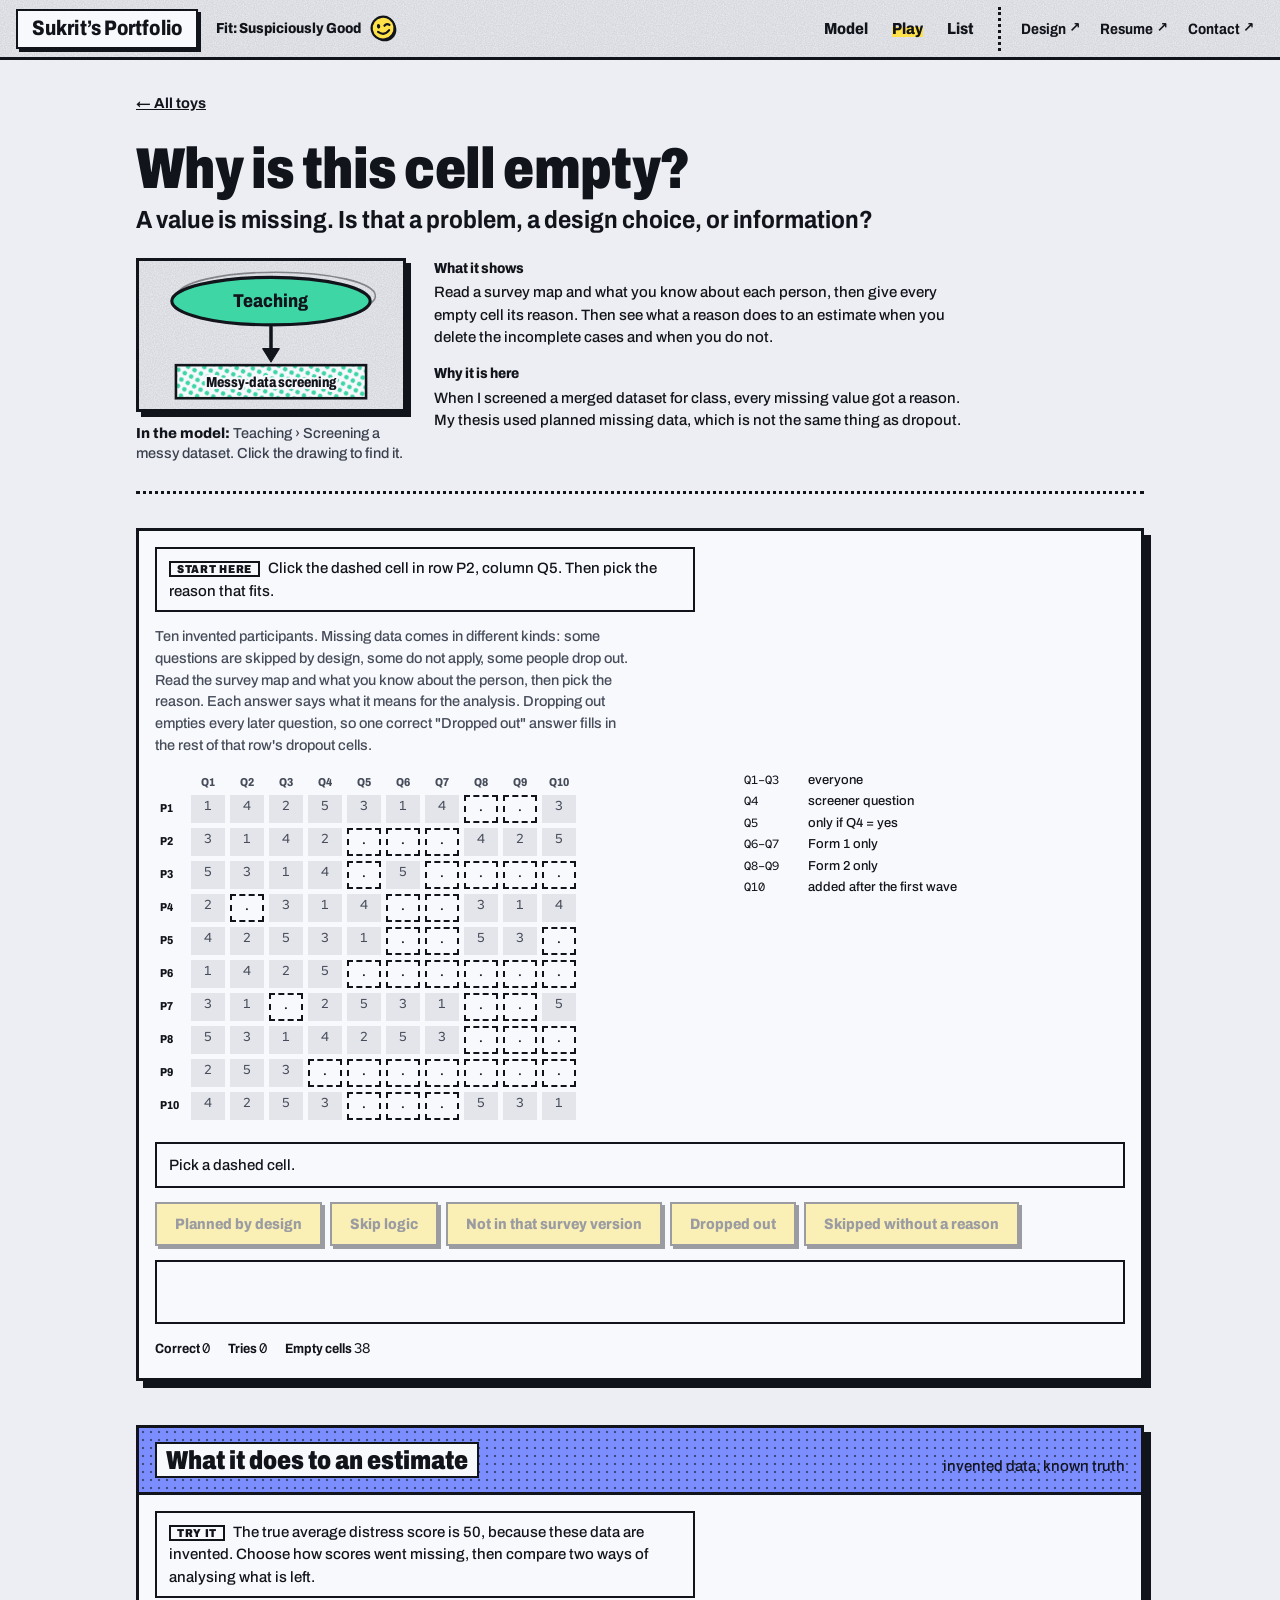
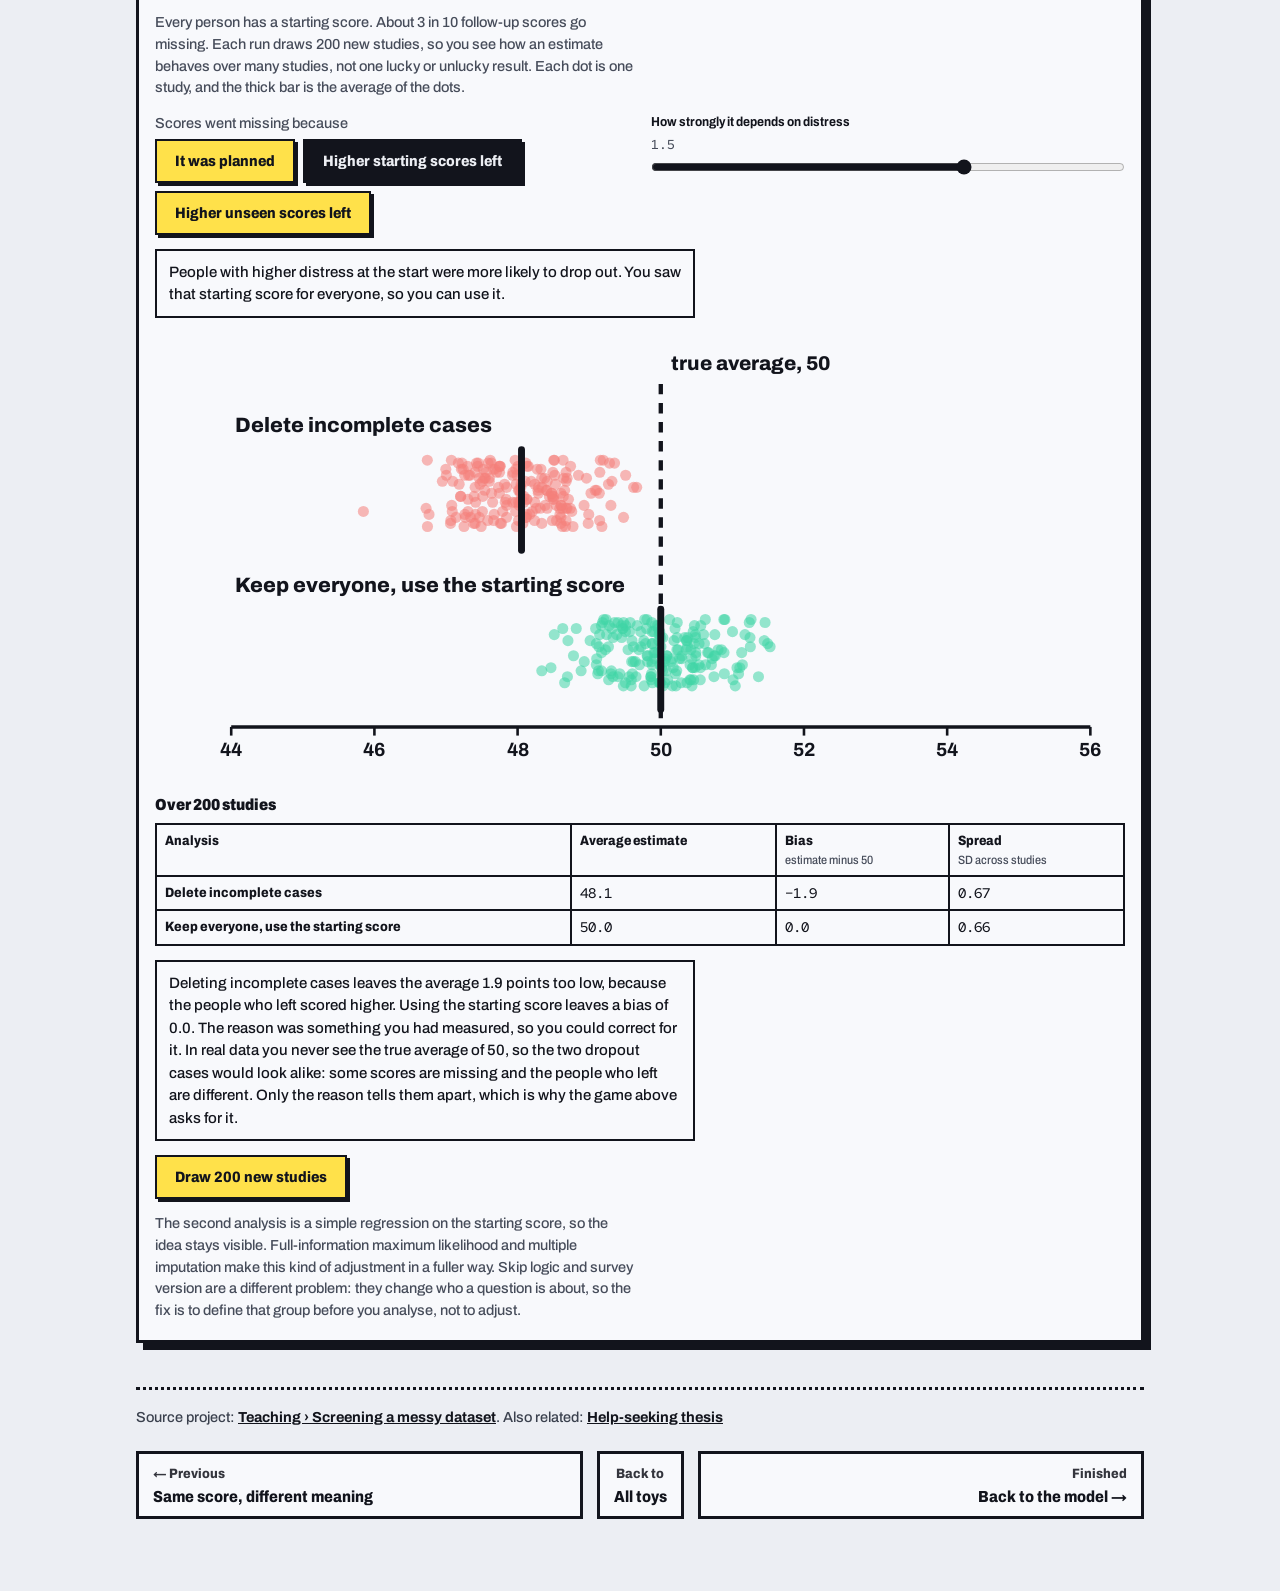
<file: toys/empty-cell.html>
<!DOCTYPE html>
<html lang="en">
<head>
<meta charset="utf-8">
<meta name="color-scheme" content="light">
<meta name="viewport" content="width=device-width, initial-scale=1, viewport-fit=cover">
<title>Why is this cell empty? | Sukrit’s Portfolio</title>
<meta name="description" content="An interactive piece from my portfolio, run on invented data where the truth is known.">
<link rel="icon" href="data:image/svg+xml,%3Csvg xmlns=%27http://www.w3.org/2000/svg%27 viewBox=%270 0 32 32%27%3E%3Ccircle cx=%2716%27 cy=%2716%27 r=%279%27 fill=%27%23F4807A%27/%3E%3C/svg%3E">
<link rel="preconnect" href="https://fonts.googleapis.com">
<link rel="preconnect" href="https://fonts.gstatic.com" crossorigin>
<link rel="stylesheet" href="https://fonts.googleapis.com/css2?family=Archivo:wdth,wght@62..125,400..900&family=Red+Hat+Mono:wght@400;500&display=swap">
<style>
/* Layout: one paper sheet per toy, each with a colour-coded cover band, the toy itself, and one question for the author. Print-shop look from the diagram draft: ink borders, hard shadows, dots. */
:root{color-scheme:light;--paper:#ECEEF3;--sheet:#F8F9FC;--ink:#12141C;--muted:#464C5A;--line:#12141C;--shadow:#12141C;--coral:#F4807A;--on:#12141C;
--c-res:#7B8DFF;--c-tool:#FFE14A;--c-scale:#FF7AB6;--c-teach:#3FD6A6;--c-design:#FF8A4C;--good:#1E8F5B;--bad:#D8453B}
*{box-sizing:border-box}
body{margin:0;padding-block:28px 64px;padding-left:max(16px,env(safe-area-inset-left,0px));padding-right:max(16px,env(safe-area-inset-right,0px));background:var(--paper);color:var(--ink);font-family:'Archivo',system-ui,sans-serif;font-weight:500;font-size:15px;line-height:1.5}
.wrap{max-width:1040px;margin:0 auto}
h1{margin:0 0 8px;font-weight:900;font-stretch:80%;font-size:clamp(2.2rem,6vw,3.6rem);line-height:.95;letter-spacing:-.01em;text-wrap:balance}
h1 i{display:inline-block;width:.2em;height:.2em;border-radius:50%;background:var(--coral);margin-left:.06em}
.lede{max-width:62ch;color:var(--muted);margin:0 0 20px}
.jump{display:flex;flex-wrap:wrap;gap:8px;margin:0 0 34px}
.jump a{color:var(--ink);text-decoration:none;font-weight:800;font-stretch:90%;font-size:13px;border:2.5px solid var(--line);padding:4px 10px}
.jump a:hover{background:var(--ink);color:var(--paper)}
.sheet{background:var(--sheet);border:3px solid var(--line);box-shadow:7px 7px 0 var(--shadow);margin:0 0 44px;scroll-margin-top:16px}
.cover{--c:var(--c-res);background:radial-gradient(circle,rgba(18,20,28,.55) 1.2px,transparent 1.6px) 0 0/8px 8px,var(--c);color:var(--on);border-bottom:3px solid var(--line);padding:14px 16px;display:flex;flex-wrap:wrap;gap:6px 14px;align-items:flex-end;justify-content:space-between}
.cover h2{margin:0;font-weight:900;font-stretch:80%;font-size:26px;line-height:1;background:#F8F9FC;border:2.5px solid #12141C;padding:3px 9px}
.cover .serves{font-weight:800;font-stretch:85%;font-size:12.5px;background:#F8F9FC;border:2px solid #12141C;padding:1px 7px}
.body{padding:16px 16px 18px;display:grid;gap:14px}
.body>p{margin:0;max-width:70ch}
.hint{color:var(--muted);font-size:14.5px}
.try{margin:0;border:2.5px solid var(--line);padding:8px 12px}
.try b{font-weight:900;font-stretch:85%;letter-spacing:.06em;text-transform:uppercase;font-size:11.5px;margin-right:8px;border:2px solid var(--line);padding:0 6px}
.node:focus-visible circle.ci{stroke-width:5}
.node:focus-visible{outline:none}
.nleg{display:none}
.narrow .nleg{display:block}
@media (pointer:coarse){.btn,select{min-height:44px}.chip{min-height:40px;min-width:48px}button.cell,.cell{width:40px;height:40px}table.g{border-spacing:2px}}
.ask{border-top:2px dashed var(--line);padding:10px 16px 12px;font-size:14px;display:flex;gap:10px;align-items:baseline}
.ask b{font-weight:900;font-stretch:85%;letter-spacing:.06em;text-transform:uppercase;font-size:11.5px;flex:none;border:2px solid var(--line);padding:0 6px}
.two{display:grid;grid-template-columns:minmax(0,1.5fr) minmax(0,1fr);gap:18px;align-items:start}
@media(max-width:760px){.two{grid-template-columns:minmax(0,1fr)}}
.ctrls{display:grid;gap:10px 22px;grid-template-columns:repeat(auto-fit,minmax(210px,1fr))}
.ctrls label{display:flex;flex-direction:column;gap:3px;font-weight:700;font-stretch:90%;font-size:13px}
.ctrls output{font-family:'Red Hat Mono',monospace;font-weight:500;font-size:12.5px;color:var(--muted)}
input[type=range]{width:100%;accent-color:var(--ink);margin:2px 0}
.btn{font:inherit;font-weight:800;font-stretch:90%;font-size:13.5px;color:var(--ink);background:transparent;border:2.5px solid var(--line);padding:6px 12px;min-height:36px;cursor:pointer}
.btn:hover{background:rgba(127,127,140,.18)}
.btn[aria-pressed="true"],.btn.on{background:var(--ink);color:var(--paper)}
.btn.go{background:#FFE14A;color:#12141C}
.btn:disabled{opacity:.4;cursor:not-allowed}
.btn:focus-visible,input:focus-visible,.cell:focus-visible,.chip:focus-visible{outline:3px solid var(--coral);outline-offset:2px}
.seg{display:flex;flex-wrap:wrap;gap:8px}
.bar{display:flex;flex-wrap:wrap;gap:8px;align-items:center}
.box{border:2.5px solid var(--line);padding:10px 12px;background:var(--sheet)}
.box b{font-weight:800}
.mono{font-family:'Red Hat Mono',monospace;font-size:12.5px;font-weight:500}
svg{display:block;max-width:100%;height:auto}
svg text{font-family:'Archivo',sans-serif;fill:var(--ink)}
.node{cursor:grab;touch-action:none}.node:active{cursor:grabbing}
.stat{display:flex;flex-wrap:wrap;gap:6px 18px;font-weight:700;font-stretch:90%;font-size:13.5px}
.stat span b{font-family:'Red Hat Mono',monospace;font-weight:500}
/* short form */
.chips{display:flex;flex-wrap:wrap;gap:6px}
.chip{font:inherit;font-weight:800;font-stretch:88%;font-size:12.5px;border:2.5px solid var(--line);padding:3px 8px;cursor:pointer;background:var(--c);color:#12141C;min-width:46px}
.chip[aria-pressed="false"]{background:transparent;color:var(--muted);border-style:dashed;text-decoration:line-through}
.dbar{display:grid;grid-template-columns:76px 1fr 46px;gap:8px;align-items:center;font-size:12.5px;font-weight:700;font-stretch:90%}
.dbar .t{height:12px;border:2px solid var(--line);position:relative}.dbar .t i{position:absolute;inset:0 auto 0 0;background:var(--c)}
.dbar .v{font-family:'Red Hat Mono',monospace;font-weight:500;text-align:right}
/* grid game */
.gwrap{overflow-x:auto;padding-bottom:4px}
table.g{border-collapse:separate;border-spacing:3px;font-size:12.5px;font-weight:700}
table.g th{font-weight:800;font-stretch:85%;font-size:11.5px;color:var(--muted);padding:0 2px;text-align:center}
table.g th.rh{text-align:left;padding-right:8px;color:var(--ink)}
.cell{width:34px;height:28px;text-align:center;border:2px solid transparent;font-family:'Red Hat Mono',monospace;font-weight:500;background:rgba(127,127,140,.16);color:var(--muted);padding:0}
button.cell{cursor:pointer;background:transparent;border:2px dashed var(--ink);color:var(--ink)}
button.cell.sel{background:var(--c-tool);color:#12141C;border-style:solid}
button.cell.ok{border-style:solid;border-color:var(--good);color:var(--good);font-weight:900}
.legend{display:grid;gap:2px;font-size:13px}
.legend span{display:flex;gap:8px}.legend b{font-family:'Red Hat Mono',monospace;font-weight:500;font-size:12px;min-width:56px}
.fb{min-height:64px}
.fb.good{border-color:var(--good)}.fb.bad{border-color:var(--bad)}

.lab{margin-bottom:4px}
.cmpw{overflow-x:auto}.cmpw:focus-visible{outline:3px solid var(--coral);outline-offset:2px}
table.cmp{border-collapse:collapse;width:100%;font-size:13.5px}
.cmp caption{text-align:left;font-weight:900;font-stretch:85%;font-size:16px;padding:0 0 6px}
.cmp th,.cmp td{border:2px solid var(--line);padding:6px 8px;text-align:left;vertical-align:top}
.cmp thead th{font-weight:800;font-stretch:88%;background:var(--sheet)}
.cmp thead th small{display:block;font-weight:500;color:var(--muted);font-size:12px}
.cmp tbody th{font-weight:800;font-stretch:90%}
.cmp td.num{font-family:'Red Hat Mono',monospace;font-weight:500;white-space:nowrap}
@media(max-width:560px){table.cmp{font-size:12.5px}.cmp th,.cmp td{padding:5px 5px}}
.sr{position:absolute;width:1px;height:1px;overflow:hidden;clip:rect(0 0 0 0);white-space:nowrap}
@media (prefers-reduced-motion:reduce){*{scroll-behavior:auto!important}}
</style>
<link rel="stylesheet" href="../assets/nav.css">
<link rel="stylesheet" href="../assets/shell.css">
</head>
<body data-toy="cell">
<script src="../assets/content.js"></script>
<script src="../assets/nav.js" data-base="../" data-page="toy"></script>
<main class="wrap" id="main">
<div id="toy-intro"></div>
<section class="sheet" id="empty">
    <div class="body">
      <p class="try"><b>Start here</b>Click the dashed cell in row P2, column Q5. Then pick the reason that fits.</p>
      <p class="hint">Ten invented participants. Missing data comes in different kinds: some questions are skipped by design, some do not apply, some people drop out. Read the survey map and what you know about the person, then pick the reason. Each answer says what it means for the analysis. Dropping out empties every later question, so one correct "Dropped out" answer fills in the rest of that row's dropout cells.</p>
      <div class="two">
        <div class="gwrap"><table class="g" id="gtab"></table></div>
        <div class="legend" id="gleg" aria-label="Survey map"></div>
      </div>
      <div class="box" id="clue" aria-live="polite">Pick a dashed cell.</div>
      <div class="seg" id="rseg"></div>
      <div class="box fb" id="fb" aria-live="polite"></div>
      <div class="stat"><span>Correct <b id="gOk">0</b></span><span>Tries <b id="gTry">0</b></span><span>Empty cells <b id="gLeft">0</b></span></div>
    </div>
</section>
<section class="sheet" id="estimate">
    <div class="cover"><h2>What it does to an estimate</h2><span>invented data, known truth</span></div>
    <div class="body">
      <p class="try"><b>Try it</b>The true average distress score is 50, because these data are invented. Choose how scores went missing, then compare two ways of analysing what is left.</p>
      <p class="hint">Every person has a starting score. About 3 in 10 follow-up scores go missing. Each run draws 200 new studies, so you see how an estimate behaves over many studies, not one lucky or unlucky result. Each dot is one study, and the thick bar is the average of the dots.</p>
      <div class="ctrls">
        <div><div class="hint lab" id="mlab">Scores went missing because</div><div class="seg" role="group" aria-labelledby="mlab" id="mech"></div></div>
        <label>How strongly it depends on distress <output id="oS">1.5</output><input type="range" id="ms" min="0.5" max="2" step="0.25" value="1.5"></label>
      </div>
      <p class="box" id="mdesc" aria-live="polite"></p>
      <svg id="mplot" viewBox="0 0 560 244" role="img" aria-label="Estimates from 200 simulated studies"></svg>
      <div class="cmpw" tabindex="0" role="region" aria-label="Average estimate, bias and spread for each way of analysing the data">
        <table class="cmp" id="mtab"><caption>Over 200 studies</caption>
          <thead><tr><th scope="col">Analysis</th><th scope="col">Average estimate</th><th scope="col">Bias <small>estimate minus 50</small></th><th scope="col">Spread <small>SD across studies</small></th></tr></thead><tbody></tbody></table>
      </div>
      <p class="box fb" id="mverd" aria-live="polite"></p>
      <div class="bar"><button class="btn go" id="mgo" type="button">Draw 200 new studies</button></div>
      <p class="hint">The second analysis is a simple regression on the starting score, so the idea stays visible. Full-information maximum likelihood and multiple imputation make this kind of adjustment in a fuller way. Skip logic and survey version are a different problem: they change who a question is about, so the fix is to define that group before you analyse, not to adjust.</p>
    </div>
</section>
<div id="toy-next"></div>
</main>
<script src="../assets/shell.js"></script>
<script>

(function(){
'use strict';
var NS='http://www.w3.org/2000/svg';
var $=function(s){return document.querySelector(s);};
var clamp=function(v,a,b){return Math.min(b,Math.max(a,v));};
var S=function(t,a,p){var e=document.createElementNS(NS,t);for(var k in a)e.setAttribute(k,a[k]);if(p)p.appendChild(e);return e;};
var H=function(t,a,p){var e=document.createElement(t);for(var k in a){if(k==='text')e.textContent=a[k];else e.setAttribute(k,a[k]);}if(p)p.appendChild(e);return e;};
var FIT=[],RO=window.ResizeObserver?new ResizeObserver(function(){FIT.forEach(fitText);}):null;
function fitText(svg){var vb=svg.viewBox&&svg.viewBox.baseVal,w=svg.clientWidth;if(!vb||!w)return;var k=vb.width/w;
  [].forEach.call(svg.querySelectorAll('text'),function(t){if(!t.dataset.fs)t.dataset.fs=parseFloat(t.getAttribute('font-size'))||12;t.setAttribute('font-size',Math.max(+t.dataset.fs,12*k).toFixed(1));});
  if(FIT.indexOf(svg)<0){FIT.push(svg);if(RO)RO.observe(svg);}}
var T=function(p,s,x,y,o){var t=S('text',{x:x,y:y},p);t.textContent=s;if(o)for(var k in o)t.setAttribute(k,o[k]);return t;};

/* ---------- 6 empty cell ---------- */
(function(){
  var C=[['Q1','core'],['Q2','core'],['Q3','core'],['Q4','screener'],['Q5','followup'],['Q6','f1'],['Q7','f1'],['Q8','f2'],['Q9','f2'],['Q10','late']];
  var R=[{n:'P1',v:'current',f:1,s:'yes'},{n:'P2',v:'current',f:2,s:'no'},{n:'P3',v:'early',f:1,s:'no',drop:6},{n:'P4',v:'current',f:2,s:'yes',skip:1},{n:'P5',v:'early',f:2,s:'yes'},
         {n:'P6',v:'current',f:1,s:'no',drop:5},{n:'P7',v:'current',f:1,s:'yes',skip:2},{n:'P8',v:'early',f:1,s:'yes'},{n:'P9',v:'current',f:2,s:'yes',drop:3},{n:'P10',v:'current',f:2,s:'no'}];
  var RS={planned:{t:'Planned by design',x:'This person was assigned the other form, so these questions were never meant for them. It is missing by design and ignorable if the assignment was random. Analyse with the design in mind, for example full-information maximum likelihood.'},
          logic:{t:'Skip logic',x:'The screener answer routed them past this question. It is not missing, it did not apply. Do not impute it; analyse only the people it applied to.'},
          version:{t:'Not in that survey version',x:'The question was added after this person took the survey. Structural, not random. Analyse the later cohort, or model survey version, and say which.'},
          drop:{t:'Dropped out',x:'They were asked this question but had already left. Attrition. Compare completers and drop-outs on what you did observe before assuming anything about it.'},
          skip:{t:'Skipped without a reason',x:'They answered later questions but left this one blank. Unplanned item missingness. Check whether it clusters on one item or one kind of person.'}};
  function why(r,ci){var g=C[ci][1];
    if(g==='late'&&r.v==='early')return'version';if(g==='followup'&&r.s==='no')return'logic';
    if((g==='f1'&&r.f===2)||(g==='f2'&&r.f===1))return'planned';
    if(r.drop!=null&&ci>=r.drop)return'drop';if(r.skip===ci)return'skip';return null;}
  var tab=$('#gtab'),sel=null,ok=0,auto=0,tries=0,total=0,cells={};
  var hr=H('tr',{},tab);H('th',{'class':'sr',text:'Participant'},hr);C.forEach(function(c){H('th',{text:c[0]},hr);});
  R.forEach(function(r,ri){var tr=H('tr',{},tab);H('th',{'class':'rh',text:r.n},tr);C.forEach(function(c,ci){var w=why(r,ci),td=H('td',{},tr);
    if(!w){H('div',{'class':'cell',text:String(((ri*7+ci*3)%5)+1)},td);}
    else{total++;var b=H('button',{type:'button','class':'cell','aria-label':r.n+' '+c[0]+' empty',text:'·'},td);cells[ri+'-'+ci]={b:b,w:w,done:false};b.addEventListener('click',function(){pick(r,ri,ci,b,w);});}});});
  var leg=$('#gleg');[['Q1–Q3','everyone'],['Q4','screener question'],['Q5','only if Q4 = yes'],['Q6–Q7','Form 1 only'],['Q8–Q9','Form 2 only'],['Q10','added after the first wave']].forEach(function(l){var s=H('span',{},leg);H('b',{text:l[0]},s);s.appendChild(document.createTextNode(l[1]));});
  var seg=$('#rseg');Object.keys(RS).forEach(function(k){var b=H('button',{type:'button','class':'btn','data-k':k,text:RS[k].t},seg);b.disabled=true;});
  function pick(r,ri,ci,b,w){
    if(b.disabled)return;
    if(sel&&sel.b)sel.b.classList.remove('sel');sel={r:r,ri:ri,ci:ci,b:b,w:w};b.classList.add('sel');
    $('#clue').innerHTML='';var p=H('p',{},$('#clue'));p.style.margin=0;H('b',{text:r.n+' · '+C[ci][0]+': '},p);
    p.appendChild(document.createTextNode('took the '+r.v+' version of the survey, was assigned Form '+r.f+', and answered the screener with "'+r.s+'".'));
    [].forEach.call(seg.children,function(x){x.disabled=false;});$('#fb').className='box fb';$('#fb').textContent='Which reason fits?';}
  seg.addEventListener('click',function(ev){var bt=ev.target.closest('button');if(!bt||!sel||bt.disabled)return;tries++;
    var k=bt.getAttribute('data-k'),fb=$('#fb');
    if(k===sel.w){ok++;fb.className='box fb good';fb.innerHTML='';H('b',{text:'Yes: '+RS[k].t+'. '},fb);fb.appendChild(document.createTextNode(RS[k].x));
      var cd=cells[sel.ri+'-'+sel.ci];cd.done=true;sel.b.classList.add('ok');sel.b.classList.remove('sel');sel.b.textContent='✓';sel.b.disabled=true;
      /* someone who has dropped out is gone for every later question, so the rest of that row is filled in for them */
      if(k==='drop'){var filled=[],other=[];
        for(var cj=sel.ci+1;cj<C.length;cj++){var o=cells[sel.ri+'-'+cj];if(!o||o.done)continue;
          if(o.w==='drop'){o.done=true;auto++;o.b.classList.add('ok');o.b.textContent='✓';o.b.disabled=true;o.b.setAttribute('aria-label',sel.r.n+' '+C[cj][0]+' empty: dropped out (filled in automatically)');filled.push(C[cj][0]);}
          else other.push(C[cj][0]);}
        var nm=function(a){return a.length>1?a.slice(0,-1).join(', ')+' and '+a[a.length-1]:a[0];};
        if(filled.length)fb.appendChild(document.createTextNode(' Once someone has left, every later question is empty for the same reason, so '+nm(filled)+' '+(filled.length>1?'are':'is')+' marked as dropped out for you.'));
        if(other.length)fb.appendChild(document.createTextNode(' '+nm(other)+' in this row'+(other.length>1?'are':'is')+' still empty for a different reason, so check '+(other.length>1?'those':'that')+' yourself.'));}
      sel=null;[].forEach.call(seg.children,function(x){x.disabled=true;});}
    else{fb.className='box fb bad';fb.innerHTML='';H('b',{text:'Not quite. '},fb);fb.appendChild(document.createTextNode('Re-read the survey map and what you know about this person, then try again.'));}
    $('#gOk').textContent=ok;$('#gTry').textContent=tries;$('#gLeft').textContent=total-ok-auto;});
  $('#gLeft').textContent=total;$('#fb').className='box fb';
})();

/* ---------- 6b what the reason does to an estimate ---------- */
(function(){
  var MINUS='−',RHO=.6,N=300,R=200,PM=.3,TRUE=50,LO=44,HI=56;
  function rng(seed){var a=seed>>>0;return function(){a|=0;a=a+0x6D2B79F5|0;var t=Math.imul(a^a>>>15,1|a);t=t+Math.imul(t^t>>>7,61|t)^t;return((t^t>>>14)>>>0)/4294967296;};}
  function norm(r){var u=0,v=0;while(!u)u=r();while(!v)v=r();return Math.sqrt(-2*Math.log(u))*Math.cos(2*Math.PI*v);}
  var lg=function(x){return 1/(1+Math.exp(-x));};
  var MECH=[
    {k:'mcar',nm:'It was planned',desc:'Everyone had the same chance of being missing, like a randomly assigned short form. Nothing about the person predicts it.'},
    {k:'mar',nm:'Higher starting scores left',desc:'People with higher distress at the start were more likely to drop out. You saw that starting score for everyone, so you can use it.'},
    {k:'mnar',nm:'Higher unseen scores left',desc:'People with higher distress at follow-up were more likely to drop out, and follow-up is the score that is missing. The starting score only helps as far as it predicts it.'}];
  var cal={};
  function calib(mech,s){var key=mech+s;if(cal[key]!==undefined)return cal[key];var r=rng(99),pts=[];
    for(var i=0;i<4000;i++){var x=norm(r),e=norm(r),y=RHO*x+Math.sqrt(1-RHO*RHO)*e;pts.push(mech==='mar'?x:y);}
    var lo=-10,hi=10;for(var k=0;k<50;k++){var a=(lo+hi)/2,m=0;for(var j=0;j<pts.length;j++)m+=lg(a+s*pts[j]);m/=pts.length;if(m>PM)hi=a;else lo=a;}
    return cal[key]=(lo+hi)/2;}
  var mean=function(v){var s=0;for(var i=0;i<v.length;i++)s+=v[i];return s/v.length;};
  var sd=function(v){var u=mean(v),s=0;for(var i=0;i<v.length;i++)s+=(v[i]-u)*(v[i]-u);return Math.sqrt(s/(v.length-1));};
  function run(mech,s,seed){
    var r=rng(seed),a=mech==='mcar'?Math.log(PM/(1-PM)):calib(mech,s),sl=mech==='mcar'?0:s,cc=[],ad=[];
    for(var q=0;q<R;q++){var X=[],Y=[],xo=[],yo=[];
      for(var i=0;i<N;i++){var x=norm(r),e=norm(r),z=RHO*x+Math.sqrt(1-RHO*RHO)*e;X.push(x);var y=TRUE+10*z;Y.push(y);
        var zz=mech==='mar'?x:z;if(r()>=lg(a+sl*zz)){xo.push(x);yo.push(y);}}
      var mx=mean(xo),my=mean(yo),c=0,vv=0;for(var j=0;j<xo.length;j++){c+=(xo[j]-mx)*(yo[j]-my);vv+=(xo[j]-mx)*(xo[j]-mx);}
      cc.push(my);ad.push(my+(c/vv)*(mean(X)-mx));}
    return {cc:cc,ad:ad};}
  var mech=1,seed=11,res=null,svg=$('#mplot'),X=function(v){return 44+(Math.min(HI,Math.max(LO,v))-LO)/(HI-LO)*496;};
  var seg=$('#mech');MECH.forEach(function(m,i){var b=H('button',{type:'button','class':'btn','aria-pressed':String(i===mech),text:m.nm},seg);b.addEventListener('click',function(){mech=i;[].forEach.call(seg.children,function(x,j){x.setAttribute('aria-pressed',String(j===i));});go();});});
  var sg=function(v){var r=Math.round(v*10)/10;return r===0?'0.0':(r<0?MINUS:'+')+Math.abs(r).toFixed(1);};
  function go(){
    var m=MECH[mech],s=+$('#ms').value;$('#oS').textContent=s.toFixed(2).replace(/0$/,'');$('#ms').disabled=m.k==='mcar';
    res=run(m.k,s,seed);$('#mdesc').textContent=m.desc;
    var narrow=svg.clientWidth<480,BH=narrow?128:92,axY=48+2*BH-4;svg.setAttribute('viewBox','0 0 560 '+(axY+30));
    var rows=[{n:'Delete incomplete cases',sn:narrow?'Delete cases':'Delete incomplete cases',v:res.cc,c:'var(--coral)'},{n:'Keep everyone, use the starting score',sn:narrow?'Use starting score':'Keep everyone, use the starting score',v:res.ad,c:'var(--c-teach)'}];
    rows.forEach(function(r){r.m=mean(r.v);r.b=r.m-TRUE;r.s=sd(r.v);});
    /* plot */
    svg.textContent='';
    S('line',{x1:44,y1:axY,x2:540,y2:axY,'stroke-width':2},svg).style.stroke='var(--ink)';
    for(var t=LO;t<=HI;t+=2){T(svg,String(t),X(t),axY+17,{'text-anchor':'middle','font-size':'11','font-weight':'700'});S('line',{x1:X(t),y1:axY,x2:X(t),y2:axY+5,'stroke-width':1.5},svg).style.stroke='var(--ink)';}
    var tl=S('line',{x1:X(TRUE),y1:30,x2:X(TRUE),y2:axY,'stroke-width':2.5,'stroke-dasharray':'6 5'},svg);tl.style.stroke='var(--ink)';
    T(svg,'true average, 50',X(TRUE)+6,22,{'font-size':'11.5','font-weight':'800'});
    rows.forEach(function(r,ri){var top=48+ri*BH;
      T(svg,r.sn,46,top+10,{'font-size':'12','font-weight':'800'});
      r.v.forEach(function(v,i){var jy=((i*37)%23)/23,c=S('circle',{cx:X(v).toFixed(1),cy:(top+26+jy*(BH-52)).toFixed(1),r:3.2},svg);c.style.fill=r.c;c.style.opacity='.55';});
      var mk=S('line',{x1:X(r.m),y1:top+20,x2:X(r.m),y2:top+BH-14,'stroke-width':4,'stroke-linecap':'round'},svg);mk.style.stroke='var(--ink)';});
    svg.setAttribute('aria-label','Estimates from 200 simulated studies. True average 50. '+rows.map(function(r){return r.n+': average '+r.m.toFixed(1)+', bias '+sg(r.b);}).join('. '));
    fitText(svg);
    /* table */
    var tb=$('#mtab tbody');tb.textContent='';
    rows.forEach(function(r){var tr=H('tr',{},tb);H('th',{scope:'row',text:r.n},tr);H('td',{'class':'num',text:r.m.toFixed(1)},tr);H('td',{'class':'num',text:sg(r.b)},tr);H('td',{'class':'num',text:r.s.toFixed(2)},tr);});
    /* what to take from it */
    var cc=rows[0],ad=rows[1],t2;
    if(m.k==='mcar')t2='Both land on the true value. Planned missingness cost some precision, not accuracy, which is why it is the easy case. Raise the dependence in the other two cases and watch what changes.';
    else if(m.k==='mar')t2='Deleting incomplete cases leaves the average '+Math.abs(cc.b).toFixed(1)+' points '+(cc.b<0?'too low':'too high')+', because the people who left scored higher. Using the starting score leaves a bias of '+sg(ad.b)+'. The reason was something you had measured, so you could correct for it.';
    else t2='Both are off: '+sg(cc.b)+' for deleting cases and '+sg(ad.b)+' for using the starting score. The adjustment helps only as far as the starting score predicts follow-up. The reason lives in the part you cannot see, so no simple adjustment on these data fixes it. The honest move is to say so and test how much it could matter with a sensitivity analysis.';
    if(m.k!=='mcar')t2+=' In real data you never see the true average of 50, so the two dropout cases would look alike: some scores are missing and the people who left are different. Only the reason tells them apart, which is why the game above asks for it.';
    $('#mverd').textContent=t2;
  }
  var wasNarrow=null;window.addEventListener('resize',function(){var n=svg.clientWidth<480;if(wasNarrow!==null&&n!==wasNarrow)go();wasNarrow=n;});
  $('#ms').addEventListener('input',go);
  $('#mgo').addEventListener('click',function(){seed+=17;go();});
  go();
})();

})();
</script>
</body>
</html>
</file>
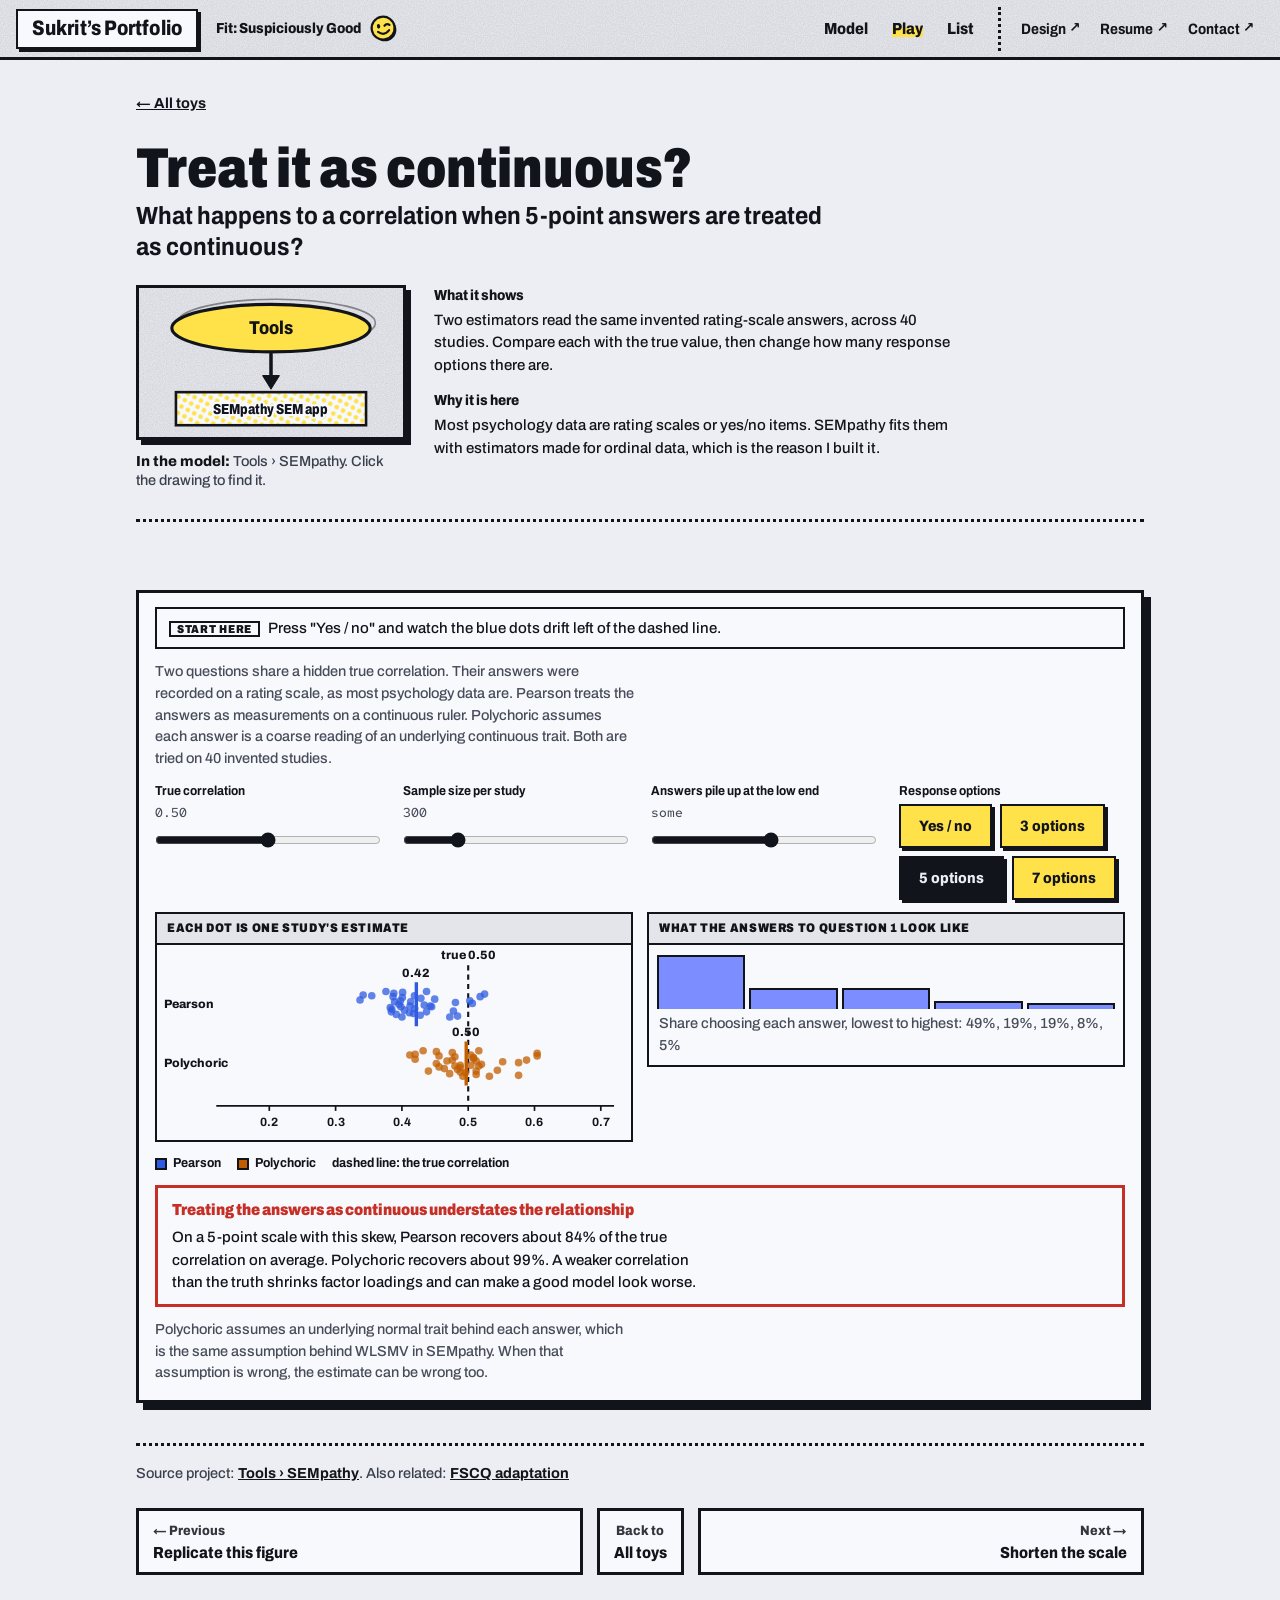
<file: toys/ordinal.html>
<!DOCTYPE html>
<html lang="en">
<head>
<meta charset="utf-8">
<meta name="color-scheme" content="light">
<meta name="viewport" content="width=device-width, initial-scale=1, viewport-fit=cover">
<title>Treat it as continuous? | Sukrit’s Portfolio</title>
<meta name="description" content="An interactive piece from my portfolio, run on invented data where the truth is known.">
<link rel="icon" href="data:image/svg+xml,%3Csvg xmlns=%27http://www.w3.org/2000/svg%27 viewBox=%270 0 32 32%27%3E%3Ccircle cx=%2716%27 cy=%2716%27 r=%279%27 fill=%27%23F4807A%27/%3E%3C/svg%3E">
<link rel="preconnect" href="https://fonts.googleapis.com">
<link rel="preconnect" href="https://fonts.gstatic.com" crossorigin>
<link rel="stylesheet" href="https://fonts.googleapis.com/css2?family=Archivo:wdth,wght@62..125,400..900&family=Red+Hat+Mono:wght@400;500&display=swap">
<style>
/* Layout: three print-shop sheets. Each opens with a Start here step, one plain-language paragraph, the controls, then a chart and a sentence that reads the result back to the visitor. */
:root{color-scheme:light;--paper:#ECEEF3;--sheet:#F8F9FC;--ink:#12141C;--muted:#464C5A;--line:#12141C;--shadow:#12141C;--coral:#F4807A;--on:#12141C;--c-res:#7B8DFF;--c-scale:#FF7AB6;--c-tool:#FFE14A;--a:#2F5BE0;--b:#C25E00;--good:#1E8F5B;--bad:#C62F26;--wash:rgba(127,127,140,.16)}
*{box-sizing:border-box}
body{margin:0;padding-block:28px 64px;padding-left:max(16px,env(safe-area-inset-left,0px));padding-right:max(16px,env(safe-area-inset-right,0px));background:var(--paper);color:var(--ink);font-family:'Archivo',system-ui,sans-serif;font-weight:500;font-size:15px;line-height:1.5}
.wrap{max-width:1040px;margin:0 auto;display:grid;gap:34px}
h1{margin:0 0 6px;font-weight:900;font-stretch:80%;font-size:clamp(2.1rem,6vw,3.5rem);line-height:.95;text-wrap:balance}
h1 i{display:inline-block;width:.2em;height:.2em;border-radius:50%;background:var(--coral);margin-left:.06em}
.lede{max-width:66ch;color:var(--muted);margin:0 0 14px}
.jump{display:flex;flex-wrap:wrap;gap:8px}
.jump a{color:var(--ink);text-decoration:none;font-weight:800;font-stretch:90%;font-size:13px;border:2.5px solid var(--line);padding:5px 11px;min-height:34px;display:inline-flex;align-items:center}
.jump a:hover{background:var(--ink);color:var(--paper)}
.sheet{background:var(--sheet);border:3px solid var(--line);box-shadow:7px 7px 0 var(--shadow);scroll-margin-top:14px}
.cover{background:radial-gradient(circle,rgba(18,20,28,.55) 1.2px,transparent 1.6px) 0 0/8px 8px,var(--c);color:var(--on);border-bottom:3px solid var(--line);padding:12px 14px;display:flex;flex-wrap:wrap;gap:6px 14px;align-items:flex-end;justify-content:space-between}
.cover h2{margin:0;font-weight:900;font-stretch:80%;font-size:23px;line-height:1;background:#F8F9FC;color:#12141C;border:2.5px solid #12141C;padding:3px 9px}
.cover span{font-weight:800;font-stretch:85%;font-size:12.5px;background:#F8F9FC;color:#12141C;border:2px solid #12141C;padding:1px 7px}
.body{padding:14px 16px 16px;display:grid;gap:12px}
.body p{margin:0;max-width:72ch}
.try{border:2.5px solid var(--line);padding:8px 12px;max-width:none!important}
.try b{font-weight:900;font-stretch:85%;letter-spacing:.06em;text-transform:uppercase;font-size:11.5px;margin-right:8px;border:2px solid var(--line);padding:0 6px}
.hint{color:var(--muted);font-size:14.5px}
.ctrls{display:grid;gap:10px 22px;grid-template-columns:repeat(auto-fit,minmax(210px,1fr))}
.ctrls label,.ctrls .lab{display:flex;flex-direction:column;gap:3px;font-weight:700;font-stretch:90%;font-size:13px}
.ctrls output{font-family:'Red Hat Mono',monospace;font-weight:500;font-size:12.5px;color:var(--muted)}
input[type=range]{width:100%;accent-color:var(--ink);margin:2px 0;min-height:24px}
.seg{display:flex;flex-wrap:wrap;gap:8px}
.btn{font:inherit;font-weight:800;font-stretch:90%;font-size:13.5px;color:var(--ink);background:transparent;border:2.5px solid var(--line);padding:6px 12px;min-height:36px;cursor:pointer}
.btn:hover{background:var(--wash)}
.btn[aria-pressed="true"]{background:var(--ink);color:var(--paper)}
.btn.go{background:#FFE14A;color:#12141C}
.btn:disabled{opacity:.5;cursor:wait}
.btn:focus-visible,input:focus-visible{outline:3px solid var(--coral);outline-offset:2px}
@media (pointer:coarse){.btn{min-height:44px}}
.two{display:grid;grid-template-columns:repeat(2,minmax(0,1fr));gap:14px}
@media(max-width:720px){.two{grid-template-columns:minmax(0,1fr)}}
.panel{border:2.5px solid var(--line);background:var(--sheet)}
.panel h2{margin:0;padding:5px 10px;font-weight:900;font-stretch:85%;font-size:12.5px;letter-spacing:.05em;text-transform:uppercase;border-bottom:2.5px solid var(--line);background:var(--wash)}
svg{display:block;width:100%;height:auto}
svg text{font-family:'Archivo',sans-serif;fill:var(--ink)}
.read{border:3px solid var(--line);padding:10px 14px;display:grid;gap:4px}
.read b{font-weight:900;font-stretch:85%;font-size:16px}
.read p{max-width:78ch}
.read.warn{border-color:var(--bad)}.read.warn b{color:var(--bad)}.read.ok{border-color:var(--good)}.read.ok b{color:var(--good)}
.stat{display:flex;flex-wrap:wrap;gap:6px 18px;font-weight:700;font-stretch:90%;font-size:13.5px}
.stat span b{font-family:'Red Hat Mono',monospace;font-weight:500}
.hist{display:flex;align-items:flex-end;gap:4px;height:64px;padding:6px 8px 0}
.hist i{flex:1;background:var(--c-res);border:2px solid var(--line);border-bottom:0;min-width:6px}
.prog{height:12px;border:2px solid var(--line);position:relative}.prog i{position:absolute;inset:0 auto 0 0;background:var(--c-tool);width:0}
.ask{border-top:2px dashed var(--line);padding:10px 16px 12px;font-size:14px;display:flex;gap:10px;align-items:baseline}
.ask b{font-weight:900;font-stretch:85%;letter-spacing:.06em;text-transform:uppercase;font-size:11.5px;flex:none;border:2px solid var(--line);padding:0 6px}
.key{display:flex;flex-wrap:wrap;gap:6px 16px;font-size:13px;font-weight:700;font-stretch:92%}
.key span{display:inline-flex;gap:6px;align-items:center}.key i{width:12px;height:12px;border:2px solid var(--line);display:inline-block}

.sr{position:absolute;width:1px;height:1px;overflow:hidden;clip:rect(0 0 0 0);white-space:nowrap}
@media (prefers-reduced-motion:reduce){*{scroll-behavior:auto!important}}
</style>
<link rel="stylesheet" href="../assets/nav.css">
<link rel="stylesheet" href="../assets/shell.css">
</head>
<body data-toy="ordinal">
<script src="../assets/content.js"></script>
<script src="../assets/nav.js" data-base="../" data-page="toy"></script>
<main class="wrap" id="main">
<div id="toy-intro"></div>
<section class="sheet" id="ordinal">
    <div class="body">
      <p class="try"><b>Start here</b>Press "Yes / no" and watch the blue dots drift left of the dashed line.</p>
      <p class="hint">Two questions share a hidden true correlation. Their answers were recorded on a rating scale, as most psychology data are. Pearson treats the answers as measurements on a continuous ruler. Polychoric assumes each answer is a coarse reading of an underlying continuous trait. Both are tried on 40 invented studies.</p>
      <div class="ctrls">
        <label>True correlation <output id="oR">0.50</output><input type="range" id="tr" min="20" max="80" value="50"></label>
        <label>Sample size per study <output id="oN">300</output><input type="range" id="tn" min="100" max="1000" step="50" value="300"></label>
        <label>Answers pile up at the low end <output id="oS">some</output><input type="range" id="ts" min="0" max="150" value="80"></label>
        <div class="lab">Response options<div class="seg" id="tk"></div></div>
      </div>
      <div class="two" style="align-items:start">
        <div class="panel"><h2>Each dot is one study's estimate</h2><svg id="chA" viewBox="0 0 560 230" role="img" aria-label="Pearson and polychoric estimates of the correlation across 40 studies"></svg></div>
        <div class="panel"><h2>What the answers to question 1 look like</h2><div class="hist" id="hist" aria-hidden="true"></div><div class="hint" style="padding:4px 10px 8px" id="histLab"></div></div>
      </div>
      <div class="key"><span><i style="background:var(--a)"></i>Pearson</span><span><i style="background:var(--b)"></i>Polychoric</span><span>dashed line: the true correlation</span></div>
      <div class="read" id="readA" aria-live="polite"></div>
      <p class="hint">Polychoric assumes an underlying normal trait behind each answer, which is the same assumption behind WLSMV in SEMpathy. When that assumption is wrong, the estimate can be wrong too.</p>
    </div>
</section>
<div id="toy-next"></div>
</main>
<script src="../assets/shell.js"></script>
<script>

(function(){
'use strict';
var NS='http://www.w3.org/2000/svg';
var $=function(s){return document.querySelector(s);};
var clamp=function(v,a,b){return Math.min(b,Math.max(a,v));};
var S=function(t,a,p){var e=document.createElementNS(NS,t);for(var k in a)e.setAttribute(k,a[k]);if(p)p.appendChild(e);return e;};
var H=function(t,a,p){var e=document.createElement(t);for(var k in a){if(k==='text')e.textContent=a[k];else e.setAttribute(k,a[k]);}if(p)p.appendChild(e);return e;};
var T=function(p,s,x,y,o){var t=S('text',{x:x,y:y,'font-size':12},p);t.textContent=s;if(o)for(var k in o)t.setAttribute(k,o[k]);return t;};
var FIT=[],RO=window.ResizeObserver?new ResizeObserver(function(){FIT.forEach(fitText);}):null;
function fitText(svg){var vb=svg.viewBox&&svg.viewBox.baseVal,w=svg.clientWidth;if(!vb||!w)return;var k=vb.width/w;
  [].forEach.call(svg.querySelectorAll('text'),function(t){if(!t.dataset.fs)t.dataset.fs=parseFloat(t.getAttribute('font-size'))||12;t.setAttribute('font-size',Math.max(+t.dataset.fs,12*k).toFixed(1));});
  if(FIT.indexOf(svg)<0){FIT.push(svg);if(RO)RO.observe(svg);}}

/*LIB*/
function rng(seed){var a=seed>>>0;return function(){a=(a+0x6D2B79F5)>>>0;var t=a;t=Math.imul(t^(t>>>15),t|1);t^=t+Math.imul(t^(t>>>7),t|61);return((t^(t>>>14))>>>0)/4294967296;};}
function gauss(r){var u=Math.max(r(),1e-12),v=r();return Math.sqrt(-2*Math.log(u))*Math.cos(2*Math.PI*v);}
function pnorm(x){var s=x<0?-1:1,z=Math.abs(x)/Math.SQRT2,t=1/(1+0.3275911*z),y=1-(((((1.061405429*t-1.453152027)*t)+1.421413741)*t-0.284496736)*t+0.254829592)*t*Math.exp(-z*z);return 0.5*(1+s*y);}
function qnorm(p){var lo=-8,hi=8;for(var i=0;i<42;i++){var m=(lo+hi)/2;if(pnorm(m)<p)lo=m;else hi=m;}return (lo+hi)/2;}
function zeros(n){var m=[];for(var i=0;i<n;i++){m.push(new Array(n).fill(0));}return m;}
function chol(A){var n=A.length,L=zeros(n);for(var i=0;i<n;i++){for(var j=0;j<=i;j++){var s=A[i][j];for(var k=0;k<j;k++)s-=L[i][k]*L[j][k];if(i===j){if(s<=1e-12)return null;L[i][i]=Math.sqrt(s);}else L[i][j]=s/L[j][j];}}return L;}
function inv(A){var n=A.length,M=A.map(function(r,i){return r.concat(zeros(n)[i].map(function(_,j){return i===j?1:0;}));});
  for(var i=0;i<n;i++){var p=i;for(var r=i+1;r<n;r++)if(Math.abs(M[r][i])>Math.abs(M[p][i]))p=r;var t=M[i];M[i]=M[p];M[p]=t;var d=M[i][i];for(var j=0;j<2*n;j++)M[i][j]/=d;
    for(var r2=0;r2<n;r2++){if(r2===i)continue;var f=M[r2][i];if(f)for(var j2=0;j2<2*n;j2++)M[r2][j2]-=f*M[i][j2];}}
  return M.map(function(r){return r.slice(n);});}
function pctl(arr,q){var a=arr.slice().sort(function(x,y){return x-y;}),i=(a.length-1)*q,lo=Math.floor(i),hi=Math.ceil(i);return a[lo]+(a[hi]-a[lo])*(i-lo);}
function mean(a){var s=0;for(var i=0;i<a.length;i++)s+=a[i];return s/a.length;}
function sd(a){var m=mean(a),s=0;for(var i=0;i<a.length;i++)s+=(a[i]-m)*(a[i]-m);return Math.sqrt(s/(a.length-1));}

/* ---- toy A: ordinal answers ---- */
function Fbiv(a,b,rho){if(a===-Infinity||b===-Infinity)return 0;if(a===Infinity)return pnorm(b);if(b===Infinity)return pnorm(a);
  var s=Math.sqrt(1-rho*rho),top=Math.min(a,4.5);if(top<=-4.5)return 0;var N=40,h=(top+4.5)/N,tot=0;
  for(var i=0;i<=N;i++){var z=-4.5+h*i,f=Math.exp(-z*z/2)/2.5066282746*pnorm((b-rho*z)/s);tot+=((i===0||i===N)?.5:1)*f;}return tot*h;}
function pearsonXY(x,y){var n=x.length,mx=mean(x),my=mean(y),sxy=0,sxx=0,syy=0;for(var i=0;i<n;i++){var dx=x[i]-mx,dy=y[i]-my;sxy+=dx*dy;sxx+=dx*dx;syy+=dy*dy;}return sxx&&syy?sxy/Math.sqrt(sxx*syy):0;}
function polyXY(x,y,k){var n=x.length,tab=[],i,j;for(i=0;i<k;i++)tab.push(new Array(k).fill(0));for(i=0;i<n;i++)tab[x[i]-1][y[i]-1]++;
  function thr(v){var c=new Array(k).fill(0);for(var q=0;q<n;q++)c[v[q]-1]++;var t=[-Infinity],cum=0;for(var m=0;m<k-1;m++){cum+=c[m]/n;t.push(qnorm(clamp(cum,.001,.999)));}t.push(Infinity);return t;}
  var tx=thr(x),ty=thr(y);
  function ll(rho){var F=[];for(var a=0;a<=k;a++){F.push([]);for(var b=0;b<=k;b++)F[a].push(Fbiv(tx[a],ty[b],rho));}var s=0;
    for(var a2=0;a2<k;a2++)for(var b2=0;b2<k;b2++){var c=tab[a2][b2];if(!c)continue;var p=F[a2+1][b2+1]-F[a2][b2+1]-F[a2+1][b2]+F[a2][b2];s+=c*Math.log(Math.max(p,1e-12));}return s;}
  var best=0,bl=-Infinity,r;
  for(r=-.9;r<=.9001;r+=.1){var l=ll(r);if(l>bl){bl=l;best=r;}}
  var c0=best;for(r=c0-.1;r<=c0+.1001;r+=.02){if(Math.abs(r)>.97)continue;var l2=ll(r);if(l2>bl){bl=l2;best=r;}}
  var c1=best;for(r=c1-.02;r<=c1+.0201;r+=.004){if(Math.abs(r)>.97)continue;var l3=ll(r);if(l3>bl){bl=l3;best=r;}}
  return best;}
var AR=40,AMAX=1000,AG=(function(){var o=[];for(var q=0;q<AR;q++){var r=rng(5000+q),g1=[],g2=[];for(var i=0;i<AMAX;i++){g1.push(gauss(r));g2.push(gauss(r));}o.push([g1,g2]);}return o;})();
function runA(rho,n,skew,k){var cuts=[];for(var i=1;i<k;i++)cuts.push(qnorm(i/k)+skew);var P=[],Q=[],first=null,s=Math.sqrt(1-rho*rho);
  for(var q=0;q<AR;q++){var x=[],y=[];for(var j=0;j<n;j++){var z1=AG[q][0][j],z2=rho*z1+s*AG[q][1][j],cx=1,cy=1;for(var c=0;c<cuts.length;c++){if(z1>cuts[c])cx++;if(z2>cuts[c])cy++;}x.push(cx);y.push(cy);}
    if(q===0)first=x;P.push(pearsonXY(x,y));Q.push(polyXY(x,y,k));}
  return {P:P,Q:Q,first:first};}

/* ---------- UI: toy A ---------- */
(function(){
  var K=[2,3,5,7],kk=5,seg=$('#tk');
  K.forEach(function(k){var b=H('button',{type:'button','class':'btn','aria-pressed':String(k===kk),text:k===2?'Yes / no':k+' options'},seg);b.addEventListener('click',function(){kk=k;[].forEach.call(seg.children,function(x,i){x.setAttribute('aria-pressed',String(K[i]===kk));});upd();});});
  var timer=0;
  function upd(){clearTimeout(timer);timer=setTimeout(go,40);}
  function go(){
    var rho=+$('#tr').value/100,n=+$('#tn').value,sk=+$('#ts').value/100;
    $('#oR').textContent=rho.toFixed(2);$('#oN').textContent=n;$('#oS').textContent=sk<.15?'none':sk<.6?'a little':sk<1.1?'some':'a lot';
    var r=runA(rho,n,sk,kk),svg=$('#chA');svg.textContent='';
    var lo=Math.max(0,rho-.38),hi=Math.min(1,lo+.6),X=function(v){return 70+(clamp(v,lo,hi)-lo)/(hi-lo)*470;},Y1=70,Y2=140;
    S('line',{x1:70,y1:190,x2:540,y2:190,'stroke-width':2},svg).style.stroke='var(--ink)';
    for(var v=Math.ceil(lo*10)/10;v<=hi+.001;v+=.1){S('line',{x1:X(v),y1:190,x2:X(v),y2:196,'stroke-width':2},svg).style.stroke='var(--ink)';T(svg,v.toFixed(1),X(v),214,{'text-anchor':'middle','font-weight':'700'});}
    var tl=S('line',{x1:X(rho),y1:24,x2:X(rho),y2:190,'stroke-width':2.5,'stroke-dasharray':'6 5'},svg);tl.style.stroke='var(--ink)';
    T(svg,'true '+rho.toFixed(2),X(rho),16,{'text-anchor':'middle','font-weight':'800'});
    T(svg,'Pearson',8,Y1+4,{'font-weight':'800'});T(svg,'Polychoric',8,Y2+4,{'font-weight':'800'});
    function dots(arr,y,col){arr.forEach(function(v,i){var c=S('circle',{cx:X(v),cy:y+((i*37)%31)-15,r:4.5,opacity:.75},svg);c.style.fill=col;});var m=mean(arr);var mk=S('line',{x1:X(m),y1:y-26,x2:X(m),y2:y+26,'stroke-width':4},svg);mk.style.stroke=col;T(svg,m.toFixed(2),X(m),y-32,{'text-anchor':'middle','font-weight':'800'});}
    dots(r.P,Y1,'var(--a)');dots(r.Q,Y2,'var(--b)');fitText(svg);
    var mp=mean(r.P),mq=mean(r.Q),pp=Math.round(mp/rho*100),pq=Math.round(mq/rho*100);
    var h=$('#hist');h.textContent='';var cnt=new Array(kk).fill(0);r.first.forEach(function(v){cnt[v-1]++;});var mx=Math.max.apply(null,cnt);
    cnt.forEach(function(c,i){var b=H('i',{title:'answer '+(i+1)+': '+Math.round(c/r.first.length*100)+'%'},h);b.style.height=Math.max(3,c/mx*54)+'px';});
    $('#histLab').textContent='Share choosing each answer, lowest to highest: '+cnt.map(function(c){return Math.round(c/r.first.length*100)+'%';}).join(', ');
    var box=$('#readA');box.textContent='';var bad=pp<90;box.className='read '+(bad?'warn':'ok');
    H('b',{text:bad?'Treating the answers as continuous understates the relationship':'Here the two methods agree'},box);
    H('p',{text:'On '+(kk===2?'yes/no answers':'a '+kk+'-point scale')+' with this skew, Pearson recovers about '+pp+'% of the true correlation on average. Polychoric recovers about '+pq+'%. '+(bad?'A weaker correlation than the truth shrinks factor loadings and can make a good model look worse.':'With many options and balanced answers, the loss is small.')},box);
  }
  ['#tr','#tn','#ts'].forEach(function(id){$(id).addEventListener('input',upd);});
  go();
})();

})();
</script>
</body>
</html>
</file>
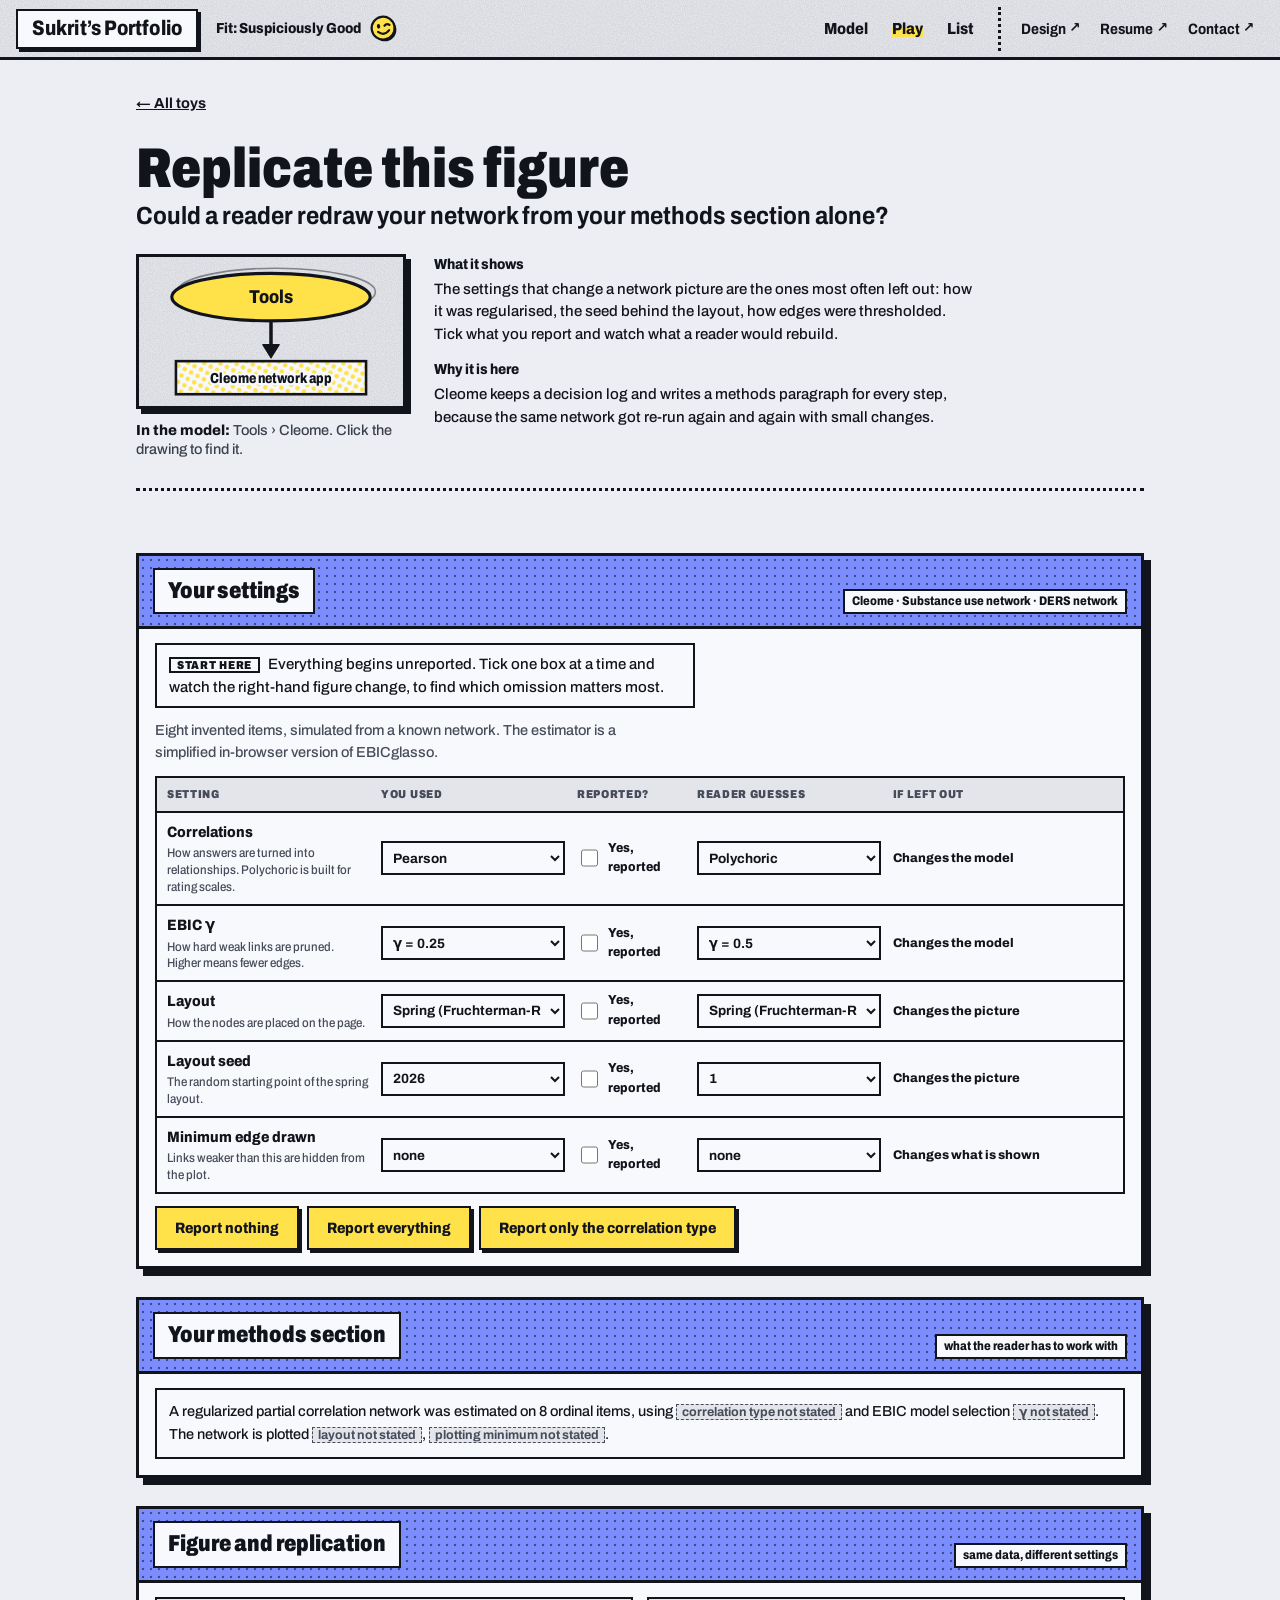
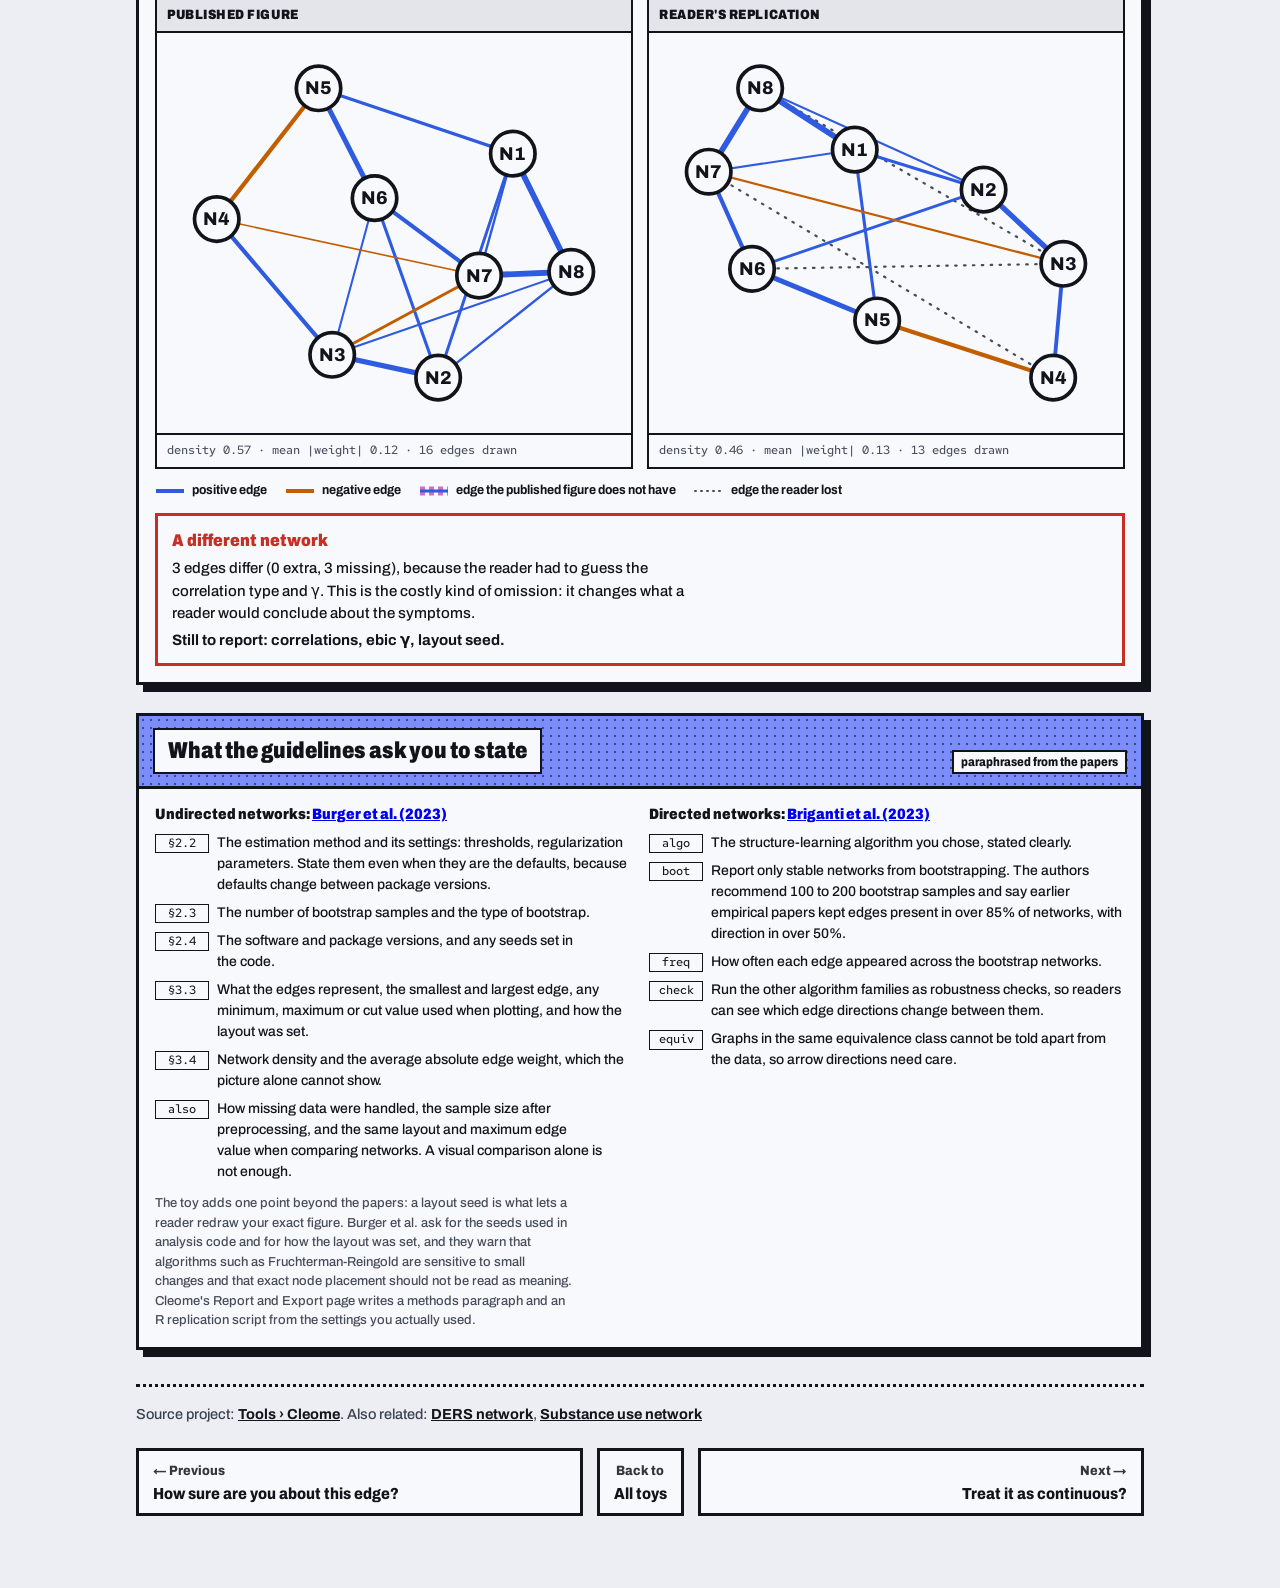
<file: toys/replicate-figure.html>
<!DOCTYPE html>
<html lang="en">
<head>
<meta charset="utf-8">
<meta name="color-scheme" content="light">
<meta name="viewport" content="width=device-width, initial-scale=1, viewport-fit=cover">
<title>Replicate this figure | Sukrit’s Portfolio</title>
<meta name="description" content="An interactive piece from my portfolio, run on invented data where the truth is known.">
<link rel="icon" href="data:image/svg+xml,%3Csvg xmlns=%27http://www.w3.org/2000/svg%27 viewBox=%270 0 32 32%27%3E%3Ccircle cx=%2716%27 cy=%2716%27 r=%279%27 fill=%27%23F4807A%27/%3E%3C/svg%3E">
<link rel="preconnect" href="https://fonts.googleapis.com">
<link rel="preconnect" href="https://fonts.gstatic.com" crossorigin>
<link rel="stylesheet" href="https://fonts.googleapis.com/css2?family=Archivo:wdth,wght@62..125,400..900&family=Red+Hat+Mono:wght@400;500&display=swap">
<style>
/* Layout: print-shop sheet. Author settings table on top, auto-written methods text, then the published figure beside the reader's replication, a verdict, and the reporting checklists with their sources. */
:root{color-scheme:light;--paper:#ECEEF3;--sheet:#F8F9FC;--ink:#12141C;--muted:#464C5A;--line:#12141C;--shadow:#12141C;--coral:#F4807A;--c-res:#7B8DFF;--on:#12141C;--pos:#2F5BE0;--neg:#C25E00;--flag:#B5179E;--bad:#C62F26;--good:#1E8F5B;--warn:#B45309;--wash:rgba(127,127,140,.16)}
*{box-sizing:border-box}
body{margin:0;padding-block:28px 64px;padding-left:max(16px,env(safe-area-inset-left,0px));padding-right:max(16px,env(safe-area-inset-right,0px));background:var(--paper);color:var(--ink);font-family:'Archivo',system-ui,sans-serif;font-weight:500;font-size:15px;line-height:1.5}
.wrap{max-width:1040px;margin:0 auto;display:grid;gap:28px}
h1{margin:0 0 6px;font-weight:900;font-stretch:80%;font-size:clamp(2.1rem,6vw,3.5rem);line-height:.95;text-wrap:balance}
h1 i{display:inline-block;width:.2em;height:.2em;border-radius:50%;background:var(--coral);margin-left:.06em}
.lede{max-width:66ch;color:var(--muted);margin:0}
.sheet{background:var(--sheet);border:3px solid var(--line);box-shadow:7px 7px 0 var(--shadow)}
.cover{background:radial-gradient(circle,rgba(18,20,28,.55) 1.2px,transparent 1.6px) 0 0/8px 8px,var(--c-res);color:var(--on);border-bottom:3px solid var(--line);padding:12px 14px;display:flex;flex-wrap:wrap;gap:6px 14px;align-items:flex-end;justify-content:space-between}
.cover h2{margin:0;font-weight:900;font-stretch:80%;font-size:23px;line-height:1.15;background:#F8F9FC;color:#12141C;border:2.5px solid #12141C;padding:8px 13px}
.cover span{font-weight:800;font-stretch:85%;font-size:12.5px;background:#F8F9FC;color:#12141C;border:2px solid #12141C;padding:1px 7px}
.body{padding:14px 16px 16px;display:grid;gap:12px}
.body>p{margin:0;max-width:72ch}
.hint{color:var(--muted);font-size:14.5px}
.tbl{display:grid;gap:0;border:2.5px solid var(--line)}
.tr{display:grid;grid-template-columns:minmax(120px,1.1fr) minmax(130px,1fr) 108px minmax(130px,1fr) minmax(150px,1.2fr);gap:8px 12px;align-items:center;padding:8px 10px;border-top:2px solid var(--line)}
.tr:first-child{border-top:0}
.th{font-weight:900;font-stretch:85%;font-size:11.5px;letter-spacing:.06em;text-transform:uppercase;color:var(--muted);background:var(--wash)}
.tr b{font-weight:800;font-stretch:90%}
.tr .imp{font-size:12.5px;color:var(--muted)}
.tr .imp em{font-style:normal;font-weight:800;color:var(--ink)}
select{font:inherit;font-weight:700;font-size:13.5px;color:var(--ink);background:var(--sheet);border:2.5px solid var(--line);padding:5px 6px;width:100%;min-height:34px}
select:disabled{opacity:.4}
.rep{display:flex;gap:7px;align-items:center;font-weight:800;font-stretch:90%;font-size:13px;cursor:pointer}
.rep input{width:18px;height:18px;accent-color:var(--ink)}
@media(max-width:800px){.tr{grid-template-columns:1fr 1fr}.th{display:none}.tr b{grid-column:1/-1}.tr .imp{grid-column:1/-1}.tr select{min-width:0}}
.meth{border:2.5px solid var(--line);padding:10px 12px;background:var(--sheet);font-size:14.5px;line-height:1.65}
.meth .no{background:var(--wash);color:var(--muted);border:1.5px dashed var(--muted);padding:0 5px;font-size:12.5px;font-weight:700;white-space:nowrap}
.figs{display:grid;grid-template-columns:repeat(2,minmax(0,1fr));gap:14px}
@media(max-width:700px){.figs{grid-template-columns:minmax(0,1fr)}}
.fig{border:2.5px solid var(--line);background:var(--sheet)}
.fig h3{margin:0;padding:6px 10px;font-weight:900;font-stretch:85%;font-size:13.5px;letter-spacing:.04em;text-transform:uppercase;border-bottom:2.5px solid var(--line);background:var(--wash)}
.fig .st{padding:6px 10px 8px;font-family:'Red Hat Mono',monospace;font-size:12px;font-weight:500;color:var(--muted);border-top:2px solid var(--line)}
svg{display:block;width:100%;height:auto}
svg text{font-family:'Archivo',sans-serif;fill:var(--ink)}
.verdict{border:3px solid var(--line);padding:12px 14px;display:grid;gap:4px}
.verdict.good{border-color:var(--good)}.verdict.mid{border-color:var(--warn)}.verdict.bad{border-color:var(--bad)}
.verdict b{font-weight:900;font-stretch:85%;font-size:17px}
.verdict.good b{color:var(--good)}.verdict.mid b{color:var(--warn)}.verdict.bad b{color:var(--bad)}
.verdict p{margin:0;max-width:75ch}
.cols{display:grid;grid-template-columns:repeat(2,minmax(0,1fr));gap:18px}
@media(max-width:760px){.cols{grid-template-columns:minmax(0,1fr)}}
.cols h3{margin:0 0 6px;font-weight:900;font-stretch:85%;font-size:15px}
.cols ul{margin:0;padding:0;list-style:none;display:grid;gap:7px;font-size:14px}
.cols li{display:grid;grid-template-columns:54px 1fr;gap:8px;align-items:baseline}
.cols li code{font-family:'Red Hat Mono',monospace;font-size:11.5px;font-weight:500;border:1.5px solid var(--line);padding:0 4px;text-align:center}
.btn{font:inherit;font-weight:800;font-stretch:90%;font-size:13.5px;color:var(--ink);background:transparent;border:2.5px solid var(--line);padding:6px 12px;min-height:36px;cursor:pointer}
.btn:hover{background:var(--wash)}
.btn:focus-visible,select:focus-visible,.rep input:focus-visible{outline:3px solid var(--coral);outline-offset:2px}
.bar{display:flex;flex-wrap:wrap;gap:8px;align-items:center}
.src{font-size:13px;color:var(--muted)}
.try{margin:0;border:2.5px solid var(--line);padding:8px 12px;max-width:none}
.try b{font-weight:900;font-stretch:85%;letter-spacing:.06em;text-transform:uppercase;font-size:11.5px;margin-right:8px;border:2px solid var(--line);padding:0 6px}
.tr small{display:block;font-weight:500;font-size:12.5px;color:var(--muted);line-height:1.35;margin-top:2px}
.legend{display:flex;flex-wrap:wrap;gap:6px 18px;font-size:13px;font-weight:700;font-stretch:92%}
.legend span{display:inline-flex;gap:7px;align-items:center}
.legend svg{flex:none;width:30px;height:auto}.legend span{white-space:nowrap}
.next{font-weight:700}
@media (pointer:coarse){select,.btn,.rep{min-height:44px}.rep input{width:22px;height:22px}}

.sr{position:absolute;width:1px;height:1px;overflow:hidden;clip:rect(0 0 0 0);white-space:nowrap}
@media (prefers-reduced-motion:reduce){*{scroll-behavior:auto!important}}
</style>
<link rel="stylesheet" href="../assets/nav.css">
<link rel="stylesheet" href="../assets/shell.css">
</head>
<body data-toy="figure">
<script src="../assets/content.js"></script>
<script src="../assets/nav.js" data-base="../" data-page="toy"></script>
<main class="wrap" id="main">
<div id="toy-intro"></div>

  <section class="sheet">
    <div class="cover"><h2>Your settings</h2><span>Cleome · Substance use network · DERS network</span></div>
    <div class="body">
      <p class="try"><b>Start here</b>Everything begins unreported. Tick one box at a time and watch the right-hand figure change, to find which omission matters most.</p>
      <p class="hint">Eight invented items, simulated from a known network. The estimator is a simplified in-browser version of EBICglasso.</p>
      <div class="tbl" id="tbl" role="group" aria-label="Author settings and reader guesses"></div>
      <div class="bar"><button class="btn" id="bNone">Report nothing</button><button class="btn" id="bAll">Report everything</button><button class="btn" id="bDef">Report only the correlation type</button></div>
    </div>
  </section>

  <section class="sheet">
    <div class="cover"><h2>Your methods section</h2><span>what the reader has to work with</span></div>
    <div class="body"><div class="meth" id="meth" aria-live="polite"></div></div>
  </section>

  <section class="sheet">
    <div class="cover"><h2>Figure and replication</h2><span>same data, different settings</span></div>
    <div class="body">
      <div class="figs">
        <div class="fig"><h3>Published figure</h3><svg id="figA" viewBox="0 0 320 270" role="img" aria-label="Published network figure"></svg><div class="st" id="stA"></div></div>
        <div class="fig"><h3>Reader's replication</h3><svg id="figB" viewBox="0 0 320 270" role="img" aria-label="Network figure rebuilt by a reader"></svg><div class="st" id="stB"></div></div>
      </div>
      <div class="legend" aria-label="How to read the figures">
        <span><svg width="30" height="10"><line x1="1" y1="5" x2="29" y2="5" stroke-width="4" style="stroke:var(--pos)"/></svg>positive edge</span>
        <span><svg width="30" height="10"><line x1="1" y1="5" x2="29" y2="5" stroke-width="4" style="stroke:var(--neg)"/></svg>negative edge</span>
        <span><svg width="30" height="14"><line x1="1" y1="7" x2="29" y2="7" stroke-width="9" stroke-dasharray="5 4" opacity=".6" style="stroke:var(--flag)"/><line x1="1" y1="7" x2="29" y2="7" stroke-width="3" style="stroke:var(--pos)"/></svg>edge the published figure does not have</span>
        <span><svg width="30" height="10"><line x1="1" y1="5" x2="29" y2="5" stroke-width="2" stroke-dasharray="1 5" stroke-linecap="round" style="stroke:var(--muted)"/></svg>edge the reader lost</span>
      </div>
      <div class="verdict" id="verdict" aria-live="polite"></div>
    </div>
  </section>

  <section class="sheet">
    <div class="cover"><h2>What the guidelines ask you to state</h2><span>paraphrased from the papers</span></div>
    <div class="body">
      <div class="cols">
        <div><h3>Undirected networks: <a href="https://doi.org/10.1037/met0000471" target="_blank" rel="noopener">Burger et al. (2023)</a></h3><ul>
          <li><code>§2.2</code><span>The estimation method and its settings: thresholds, regularization parameters. State them even when they are the defaults, because defaults change between package versions.</span></li>
          <li><code>§2.3</code><span>The number of bootstrap samples and the type of bootstrap.</span></li>
          <li><code>§2.4</code><span>The software and package versions, and any seeds set in the code.</span></li>
          <li><code>§3.3</code><span>What the edges represent, the smallest and largest edge, any minimum, maximum or cut value used when plotting, and how the layout was set.</span></li>
          <li><code>§3.4</code><span>Network density and the average absolute edge weight, which the picture alone cannot show.</span></li>
          <li><code>also</code><span>How missing data were handled, the sample size after preprocessing, and the same layout and maximum edge value when comparing networks. A visual comparison alone is not enough.</span></li>
        </ul></div>
        <div><h3>Directed networks: <a href="https://doi.org/10.1037/met0000479" target="_blank" rel="noopener">Briganti et al. (2023)</a></h3><ul>
          <li><code>algo</code><span>The structure-learning algorithm you chose, stated clearly.</span></li>
          <li><code>boot</code><span>Report only stable networks from bootstrapping. The authors recommend 100 to 200 bootstrap samples and say earlier empirical papers kept edges present in over 85% of networks, with direction in over 50%.</span></li>
          <li><code>freq</code><span>How often each edge appeared across the bootstrap networks.</span></li>
          <li><code>check</code><span>Run the other algorithm families as robustness checks, so readers can see which edge directions change between them.</span></li>
          <li><code>equiv</code><span>Graphs in the same equivalence class cannot be told apart from the data, so arrow directions need care.</span></li>
        </ul></div>
      </div>
      <p class="src">The toy adds one point beyond the papers: a layout seed is what lets a reader redraw your exact figure. Burger et al. ask for the seeds used in analysis code and for how the layout was set, and they warn that algorithms such as Fruchterman-Reingold are sensitive to small changes and that exact node placement should not be read as meaning. Cleome's Report and Export page writes a methods paragraph and an R replication script from the settings you actually used.</p>
    </div>
  </section>
<div id="toy-next"></div>
</main>
<script src="../assets/shell.js"></script>


<script>

(function(){
'use strict';
var NS='http://www.w3.org/2000/svg';
var $=function(s){return document.querySelector(s);};
var S=function(t,a,p){var e=document.createElementNS(NS,t);for(var k in a)e.setAttribute(k,a[k]);if(p)p.appendChild(e);return e;};
var H=function(t,a,p){var e=document.createElement(t);for(var k in a){if(k==='text')e.textContent=a[k];else e.setAttribute(k,a[k]);}if(p)p.appendChild(e);return e;};

/* ---- maths helpers ---- */
function rng(seed){var a=seed>>>0;return function(){a=(a+0x6D2B79F5)>>>0;var t=a;t=Math.imul(t^(t>>>15),t|1);t^=t+Math.imul(t^(t>>>7),t|61);return((t^(t>>>14))>>>0)/4294967296;};}
function gauss(r){var u=Math.max(r(),1e-12),v=r();return Math.sqrt(-2*Math.log(u))*Math.cos(2*Math.PI*v);}
function pnorm(x){var s=x<0?-1:1,z=Math.abs(x)/Math.SQRT2,t=1/(1+0.3275911*z),y=1-(((((1.061405429*t-1.453152027)*t)+1.421413741)*t-0.284496736)*t+0.254829592)*t*Math.exp(-z*z);return 0.5*(1+s*y);}
function qnorm(p){var lo=-8,hi=8;for(var i=0;i<42;i++){var m=(lo+hi)/2;if(pnorm(m)<p)lo=m;else hi=m;}return (lo+hi)/2;}
function zeros(n){var m=[];for(var i=0;i<n;i++){m.push(new Array(n).fill(0));}return m;}
function chol(A){var n=A.length,L=zeros(n);for(var i=0;i<n;i++){for(var j=0;j<=i;j++){var s=A[i][j];for(var k=0;k<j;k++)s-=L[i][k]*L[j][k];if(i===j){if(s<=1e-12)return null;L[i][i]=Math.sqrt(s);}else L[i][j]=s/L[j][j];}}return L;}
function inv(A){var n=A.length,M=A.map(function(r,i){return r.concat(zeros(n)[i].map(function(_,j){return i===j?1:0;}));});
  for(var i=0;i<n;i++){var p=i;for(var r=i+1;r<n;r++)if(Math.abs(M[r][i])>Math.abs(M[p][i]))p=r;var t=M[i];M[i]=M[p];M[p]=t;var d=M[i][i];for(var j=0;j<2*n;j++)M[i][j]/=d;
    for(var r2=0;r2<n;r2++){if(r2===i)continue;var f=M[r2][i];if(f)for(var j2=0;j2<2*n;j2++)M[r2][j2]-=f*M[i][j2];}}
  return M.map(function(r){return r.slice(n);});}

/* ---- invented data from a known network ---- */
var P=8,NOBS=250;
var TRUE=[[0,1,.28],[1,2,.28],[2,3,.28],[3,4,-.25],[4,5,.28],[5,6,.28],[6,7,.28],[7,0,.28],[0,4,.14],[1,5,.12],[2,6,-.12],[3,7,.10]];
var data=(function(){
  var K=zeros(P);for(var i=0;i<P;i++)K[i][i]=1;TRUE.forEach(function(e){K[e[0]][e[1]]=-e[2];K[e[1]][e[0]]=-e[2];});
  var Sg=inv(K),L=chol(Sg),r=rng(16);
  var cut=[[-1.1,-.2,.5,1.3],[-.8,.1,.8,1.5],[-1.3,-.4,.3,1.1],[-.9,0,.7,1.4],[-1.2,-.3,.4,1.2],[-.7,.2,.9,1.6],[-1.0,-.1,.6,1.3],[-1.4,-.5,.2,1.0]];
  var X=[];for(var n=0;n<NOBS;n++){var z=[],row=[];for(var a=0;a<P;a++)z.push(gauss(r));
    for(var b=0;b<P;b++){var v=0;for(var c=0;c<=b;c++)v+=L[b][c]*z[c];v/=Math.sqrt(Sg[b][b]);var cat=1;for(var q=0;q<4;q++)if(v>cut[b][q])cat++;row.push(cat);}X.push(row);}
  return X;
})();

/* ---- correlations ---- */
function pearson(){var n=data.length,m=[],sd=[];for(var j=0;j<P;j++){var s=0;for(var i=0;i<n;i++)s+=data[i][j];m.push(s/n);}
  for(var j2=0;j2<P;j2++){var v=0;for(var i2=0;i2<n;i2++)v+=Math.pow(data[i2][j2]-m[j2],2);sd.push(Math.sqrt(v/n));}
  var R=zeros(P);for(var a=0;a<P;a++)for(var b=0;b<P;b++){if(a===b){R[a][b]=1;continue;}var s2=0;for(var k=0;k<n;k++)s2+=(data[k][a]-m[a])*(data[k][b]-m[b]);R[a][b]=s2/n/(sd[a]*sd[b]);}return R;}
function thresholds(j){var n=data.length,cnt=[0,0,0,0,0];for(var i=0;i<n;i++)cnt[data[i][j]-1]++;var t=[-Infinity],c=0;for(var k=0;k<4;k++){c+=cnt[k]/n;t.push(qnorm(Math.min(.999,Math.max(.001,c))));}t.push(Infinity);return t;}
var ZG=[];(function(){var N=60,lo=-4.5;for(var i=0;i<=N;i++)ZG.push(lo+9*i/N);})();
function Fbiv(a,b,rho){if(a===-Infinity||b===-Infinity)return 0;if(a===Infinity)return pnorm(b);if(b===Infinity)return pnorm(a);
  var s=Math.sqrt(1-rho*rho),tot=0,prev=null,top=Math.min(a,4.5);if(top<=-4.5)return 0;var N=40,h=(top+4.5)/N;
  for(var i=0;i<=N;i++){var z=-4.5+h*i,f=Math.exp(-z*z/2)/2.5066282746*pnorm((b-rho*z)/s);var w=(i===0||i===N)?.5:1;tot+=w*f;}return tot*h;}
function pairLL(tx,ty,tab,rho){var F=[];for(var i=0;i<6;i++){F.push([]);for(var j=0;j<6;j++)F[i].push(Fbiv(tx[i],ty[j],rho));}
  var ll=0;for(var a=0;a<5;a++)for(var b=0;b<5;b++){if(!tab[a][b])continue;var p=F[a+1][b+1]-F[a][b+1]-F[a+1][b]+F[a][b];ll+=tab[a][b]*Math.log(Math.max(p,1e-12));}return ll;}
function polychoric(){var TH=[];for(var j=0;j<P;j++)TH.push(thresholds(j));var R=zeros(P);for(var a=0;a<P;a++){R[a][a]=1;}
  for(var a2=0;a2<P;a2++)for(var b2=a2+1;b2<P;b2++){var tab=[];for(var i=0;i<5;i++)tab.push([0,0,0,0,0]);data.forEach(function(r){tab[r[a2]-1][r[b2]-1]++;});
    var best=-.95,bl=-Infinity,rho;for(rho=-.9;rho<=.9001;rho+=.1){var l=pairLL(TH[a2],TH[b2],tab,rho);if(l>bl){bl=l;best=rho;}}
    var c=best;bl=-Infinity;for(rho=c-.1;rho<=c+.1001;rho+=.01){if(rho<=-.98||rho>=.98)continue;var l2=pairLL(TH[a2],TH[b2],tab,rho);if(l2>bl){bl=l2;best=rho;}}
    R[a2][b2]=R[b2][a2]=best;}
  return R;}
var CORR={};
function corrOf(t){if(!CORR[t])CORR[t]=t==='pearson'?pearson():polychoric();return CORR[t];}

/* ---- simplified EBICglasso ---- */
function soft(x,l){return x>l?x-l:x<-l?x+l:0;}
function glasso(Sm,lam,W0){var p=Sm.length,W=W0?W0.map(function(r){return r.slice();}):Sm.map(function(r){return r.slice();}),B=[];for(var d0=0;d0<p;d0++)W[d0][d0]=Sm[d0][d0]+lam;
  for(var it=0;it<60;it++){var maxd=0;for(var j=0;j<p;j++){var idx=[];for(var k=0;k<p;k++)if(k!==j)idx.push(k);
      var beta=B[j]||new Array(p-1).fill(0);
      for(var inner=0;inner<40;inner++){var ch=0;for(var a=0;a<p-1;a++){var r=Sm[idx[a]][j];for(var b=0;b<p-1;b++)if(b!==a)r-=W[idx[a]][idx[b]]*beta[b];var nb=soft(r,lam)/W[idx[a]][idx[a]];ch=Math.max(ch,Math.abs(nb-beta[a]));beta[a]=nb;}if(ch<1e-6)break;}
      B[j]=beta;for(var a2=0;a2<p-1;a2++){var w=0;for(var b2=0;b2<p-1;b2++)w+=W[idx[a2]][idx[b2]]*beta[b2];maxd=Math.max(maxd,Math.abs(W[idx[a2]][j]-w));W[idx[a2]][j]=w;W[j][idx[a2]]=w;}}
    if(maxd<1e-4)break;}
  var Th=zeros(p);for(var j2=0;j2<p;j2++){var idx2=[];for(var k2=0;k2<p;k2++)if(k2!==j2)idx2.push(k2);var dot=0;for(var a3=0;a3<p-1;a3++)dot+=W[idx2[a3]][j2]*B[j2][a3];
    var tjj=1/(W[j2][j2]-dot);Th[j2][j2]=tjj;for(var a4=0;a4<p-1;a4++)Th[idx2[a4]][j2]=-B[j2][a4]*tjj;}
  for(var i2=0;i2<p;i2++)for(var j3=i2+1;j3<p;j3++){var m=(Th[i2][j3]+Th[j3][i2])/2;Th[i2][j3]=Th[j3][i2]=m;}
  return {W:W,Th:Th};}
function logdet(A){var L=chol(A);if(!L)return null;var s=0;for(var i=0;i<A.length;i++)s+=2*Math.log(L[i][i]);return s;}
var NETS={};
function netOf(corr,gamma){var key=corr+'|'+gamma;if(NETS[key])return NETS[key];
  var Sm=corrOf(corr),p=P,lmax=0;for(var i=0;i<p;i++)for(var j=i+1;j<p;j++)lmax=Math.max(lmax,Math.abs(Sm[i][j]));
  var best=null,W=null;
  for(var k=0;k<100;k++){var lam=lmax*Math.pow(.01,k/99),g=glasso(Sm,lam,W);W=g.W;var Th=g.Th,E=0;
    for(var a=0;a<p;a++)for(var b=a+1;b<p;b++)if(Math.abs(Th[a][b])>1e-8)E++;
    var ld=logdet(Th);if(ld===null)continue;var tr=0;for(var a2=0;a2<p;a2++)for(var b2=0;b2<p;b2++)tr+=Sm[a2][b2]*Th[b2][a2];
    var ebic=NOBS*(tr-ld)+E*Math.log(NOBS)+4*gamma*E*Math.log(p);if(!best||ebic<best.e)best={e:ebic,Th:Th};}
  var pc=zeros(p);for(var x=0;x<p;x++)for(var y=0;y<p;y++){if(x===y)continue;var v=-best.Th[x][y]/Math.sqrt(best.Th[x][x]*best.Th[y][y]);pc[x][y]=Math.abs(v)<1e-8?0:v;}
  NETS[key]={pc:pc};return NETS[key];}

/* ---- layout ---- */
function layoutOf(kind,seed,pc){var n=P,pos=[];
  if(kind==='circle'){for(var i=0;i<n;i++){var a=-Math.PI/2+2*Math.PI*i/n;pos.push([.5+.45*Math.cos(a),.5+.45*Math.sin(a)]);}return pos;}
  var r=rng(seed),x=[],y=[];for(var j=0;j<n;j++){x.push(r()*2-1);y.push(r()*2-1);}
  var maxw=0;for(var a2=0;a2<n;a2++)for(var b2=a2+1;b2<n;b2++)maxw=Math.max(maxw,Math.abs(pc[a2][b2]));maxw=maxw||1;var k=1.1/Math.sqrt(n),T=300;
  for(var it=0;it<T;it++){var t=.18*(1-it/T)+.002,dx=new Array(n).fill(0),dy=new Array(n).fill(0);
    for(var u=0;u<n;u++)for(var v=u+1;v<n;v++){var ex=x[u]-x[v],ey=y[u]-y[v],d=Math.max(.01,Math.hypot(ex,ey)),rep=k*k/d;dx[u]+=ex/d*rep;dy[u]+=ey/d*rep;dx[v]-=ex/d*rep;dy[v]-=ey/d*rep;
      var w=Math.abs(pc[u][v]);if(w>0){var at=d*d/k*(w/maxw);dx[u]-=ex/d*at;dy[u]-=ey/d*at;dx[v]+=ex/d*at;dy[v]+=ey/d*at;}}
    for(var q=0;q<n;q++){var len=Math.hypot(dx[q],dy[q])||1,st=Math.min(len,t);x[q]+=dx[q]/len*st;y[q]+=dy[q]/len*st;}}
  var x0=Math.min.apply(null,x),x1=Math.max.apply(null,x),y0=Math.min.apply(null,y),y1=Math.max.apply(null,y);
  for(var m=0;m<n;m++)pos.push([.06+.88*(x[m]-x0)/((x1-x0)||1),.06+.88*(y[m]-y0)/((y1-y0)||1)]);return pos;}

/* ---- settings ---- */
var DEFS=[
 {id:'corr',label:'Correlations',desc:'How answers are turned into relationships. Polychoric is built for rating scales.',opts:[['pearson','Pearson'],['polychoric','Polychoric']],imp:'model',note:'Changes the model'},
 {id:'gamma',label:'EBIC γ',desc:'How hard weak links are pruned. Higher means fewer edges.',opts:[['0','γ = 0'],['0.25','γ = 0.25'],['0.5','γ = 0.5']],imp:'model',note:'Changes the model'},
 {id:'layout',label:'Layout',desc:'How the nodes are placed on the page.',opts:[['spring','Spring (Fruchterman-Reingold)'],['circle','Circle']],imp:'pic',note:'Changes the picture'},
 {id:'seed',label:'Layout seed',desc:'The random starting point of the spring layout.',opts:[['1','1'],['7','7'],['42','42'],['2026','2026']],imp:'pic',note:'Changes the picture'},
 {id:'min',label:'Minimum edge drawn',desc:'Links weaker than this are hidden from the plot.',opts:[['0','none'],['0.05','0.05'],['0.1','0.10']],imp:'shown',note:'Changes what is shown'}];
var author={corr:'pearson',gamma:'0.25',layout:'spring',seed:'2026',min:'0'};
var guess={corr:'polychoric',gamma:'0.5',layout:'spring',seed:'1',min:'0'};
var rep={corr:false,gamma:false,layout:false,seed:false,min:false};
var tbl=$('#tbl'),rows={};
var head=H('div',{'class':'tr th'},tbl);['Setting','You used','Reported?','Reader guesses','If left out'].forEach(function(t){H('span',{text:t},head);});
DEFS.forEach(function(d){
  var tr=H('div',{'class':'tr'},tbl);var nm=H('b',{},tr);nm.textContent=d.label;H('small',{text:d.desc},nm);
  var s1=H('select',{id:'a_'+d.id,'aria-label':d.label+', what you used'},tr);d.opts.forEach(function(o){H('option',{value:o[0],text:o[1]},s1);});s1.value=author[d.id];
  var lab=H('label',{'class':'rep'},tr);var cb=H('input',{type:'checkbox',id:'r_'+d.id},lab);H('span',{text:'Yes, reported'},lab);
  var s2=H('select',{id:'g_'+d.id,'aria-label':d.label+', what the reader guesses'},tr);d.opts.forEach(function(o){H('option',{value:o[0],text:o[1]},s2);});s2.value=guess[d.id];
  var im=H('span',{'class':'imp'},tr);im.innerHTML='<em>'+d.note+'</em>';
  rows[d.id]={a:s1,c:cb,g:s2};
  s1.addEventListener('change',function(){author[d.id]=s1.value;run();});s2.addEventListener('change',function(){guess[d.id]=s2.value;run();});cb.addEventListener('change',function(){rep[d.id]=cb.checked;run();});});
function setRep(o){DEFS.forEach(function(d){rep[d.id]=!!o[d.id];rows[d.id].c.checked=rep[d.id];});run();}
$('#bNone').addEventListener('click',function(){setRep({});});
$('#bAll').addEventListener('click',function(){setRep({corr:1,gamma:1,layout:1,seed:1,min:1});});
$('#bDef').addEventListener('click',function(){setRep({corr:1});});

function eff(){var o={};DEFS.forEach(function(d){o[d.id]=rep[d.id]?author[d.id]:guess[d.id];});return o;}
function build(cfg){var net=netOf(cfg.corr,+cfg.gamma),pos=layoutOf(cfg.layout,+cfg.seed,net.pc),edges=[];
  for(var i=0;i<P;i++)for(var j=i+1;j<P;j++){var w=net.pc[i][j];if(w!==0)edges.push({i:i,j:j,w:w,shown:Math.abs(w)>=+cfg.min});}
  return {cfg:cfg,pc:net.pc,pos:pos,edges:edges};}
function keySet(g){var s={};g.edges.forEach(function(e){if(e.shown)s[e.i+'-'+e.j]=e;});return s;}

function draw(svg,g,ref){svg.textContent='';var W=320,Hh=270,pad=24,X=function(p){return pad+p[0]*(W-2*pad);},Y=function(p){return pad+p[1]*(Hh-2*pad);};
  var mine=keySet(g),other=ref?keySet(ref):null;
  if(other)Object.keys(other).forEach(function(k){if(!mine[k]){var e=other[k];var l=S('line',{x1:X(g.pos[e.i]),y1:Y(g.pos[e.i]),x2:X(g.pos[e.j]),y2:Y(g.pos[e.j]),'stroke-width':1.5,'stroke-dasharray':'1 5','stroke-linecap':'round'},svg);l.style.stroke='var(--muted)';}});
  Object.keys(mine).forEach(function(k){var e=mine[k],x1=X(g.pos[e.i]),y1=Y(g.pos[e.i]),x2=X(g.pos[e.j]),y2=Y(g.pos[e.j]),extra=other&&!other[k];
    if(extra){var h=S('line',{x1:x1,y1:y1,x2:x2,y2:y2,'stroke-width':Math.abs(e.w)*14+6,'stroke-dasharray':'5 5',opacity:.55},svg);h.style.stroke='var(--flag)';}
    var l2=S('line',{x1:x1,y1:y1,x2:x2,y2:y2,'stroke-width':(1+Math.abs(e.w)*12).toFixed(1),'stroke-linecap':'round'},svg);l2.style.stroke=e.w>0?'var(--pos)':'var(--neg)';});
  g.pos.forEach(function(p,i){var c=S('circle',{cx:X(p),cy:Y(p),r:15,'stroke-width':2.5},svg);c.style.fill='var(--sheet)';c.style.stroke='var(--ink)';
    var t=S('text',{x:X(p),y:Y(p),'text-anchor':'middle','dominant-baseline':'central','font-size':12.5,'font-weight':800},svg);t.textContent='N'+(i+1);});}
function stats(g){var e=Object.keys(keySet(g)).map(function(k){return keySet(g)[k];}),n=e.length,m=n?e.reduce(function(a,x){return a+Math.abs(x.w);},0)/n:0;return 'density '+(n/(P*(P-1)/2)).toFixed(2)+' · mean |weight| '+m.toFixed(2)+' · '+n+' edges drawn';}

function methods(){var a=author,r=rep,m=$('#meth');m.textContent='';
  function no(t){var s=H('span',{'class':'no',text:t},m);return s;}
  function tx(t){m.appendChild(document.createTextNode(t));}
  tx('A regularized partial correlation network was estimated on 8 ordinal items, using ');
  if(r.corr)tx((a.corr==='pearson'?'Pearson':'polychoric')+' correlations');else no('correlation type not stated');
  tx(' and EBIC model selection');if(r.gamma)tx(' (γ = '+a.gamma+')');else{tx(' ');no('γ not stated');}
  tx('. The network is plotted ');
  if(r.layout){tx(a.layout==='spring'?'with the Fruchterman-Reingold spring layout':'in a circle');if(a.layout==='spring'){if(r.seed)tx(' (seed = '+a.seed+')');else{tx(' ');no('seed not stated');}}}else no('layout not stated');
  tx(', ');if(r.min)tx(+a.min?'and edges weaker than '+a.min+' are not drawn.':'and all estimated edges are drawn.');else no('plotting minimum not stated');tx('.');}

function run(){
  rows.seed.a.disabled=author.layout==='circle';rows.seed.c.disabled=author.layout==='circle';
  var e=eff(),ge=e.layout==='circle';rows.seed.g.disabled=rep.seed||ge||(rep.layout?author.layout==='circle':false);
  DEFS.forEach(function(d){rows[d.id].g.disabled=rep[d.id]||(d.id==='seed'&&(ge||author.layout==='circle'));if(rep[d.id])rows[d.id].g.value=author[d.id];else rows[d.id].g.value=guess[d.id];});
  var A=build(author),B=build(e);methods();draw($('#figA'),A,null);draw($('#figB'),B,A);
  $('#stA').textContent=stats(A);$('#stB').textContent=stats(B);
  var ka=keySet(A),kb=keySet(B),extra=0,miss=0,shared=0;Object.keys(kb).forEach(function(k){if(ka[k])shared++;else extra++;});Object.keys(ka).forEach(function(k){if(!kb[k])miss++;});
  var samePos=A.pos.every(function(p,i){return Math.abs(p[0]-B.pos[i][0])<1e-6&&Math.abs(p[1]-B.pos[i][1])<1e-6;});
  var v=$('#verdict');v.textContent='';var cls,head,body;
  if(!extra&&!miss&&samePos){cls='good';head='Reproducible';body='A reader following your methods draws your exact figure. Nothing is left to guess.';}
  else if(!extra&&!miss){cls='mid';head='Same network, different picture';body='The edges match, but the nodes sit in different places. Burger et al. warn that node placement should not be read as meaning, yet readers will look for clusters anyway, and without the layout and seed your exact figure cannot be redrawn.';}
  else{var why=[];if(e.corr!==author.corr)why.push('the correlation type');if(e.gamma!==author.gamma)why.push('γ');if(e.min!==author.min)why.push('the plotting minimum');
    cls='bad';head='A different network';body=(extra+miss)+' edges differ ('+extra+' extra, '+miss+' missing)'+(why.length?', because the reader had to guess '+why.join(' and ')+'.':'.')+' This is the costly kind of omission: it changes what a reader would conclude about the symptoms.';}
  v.className='verdict '+cls;H('b',{text:head},v);H('p',{text:body},v);
  if(cls!=='good'){var todo=DEFS.filter(function(d){if(rep[d.id])return false;if(d.id==='seed'&&(author.layout==='circle'))return false;return guess[d.id]!==author[d.id]||(d.id==='seed'&&author.layout==='spring'&&guess.seed!==author.seed);}).map(function(d){return d.label.toLowerCase();});
    if(todo.length){var nx=H('p',{'class':'next'},v);nx.textContent='Still to report: '+todo.join(', ')+'.';}}}
setTimeout(function(){run();},30);
})();

</script>
</body>
</html>
</file>
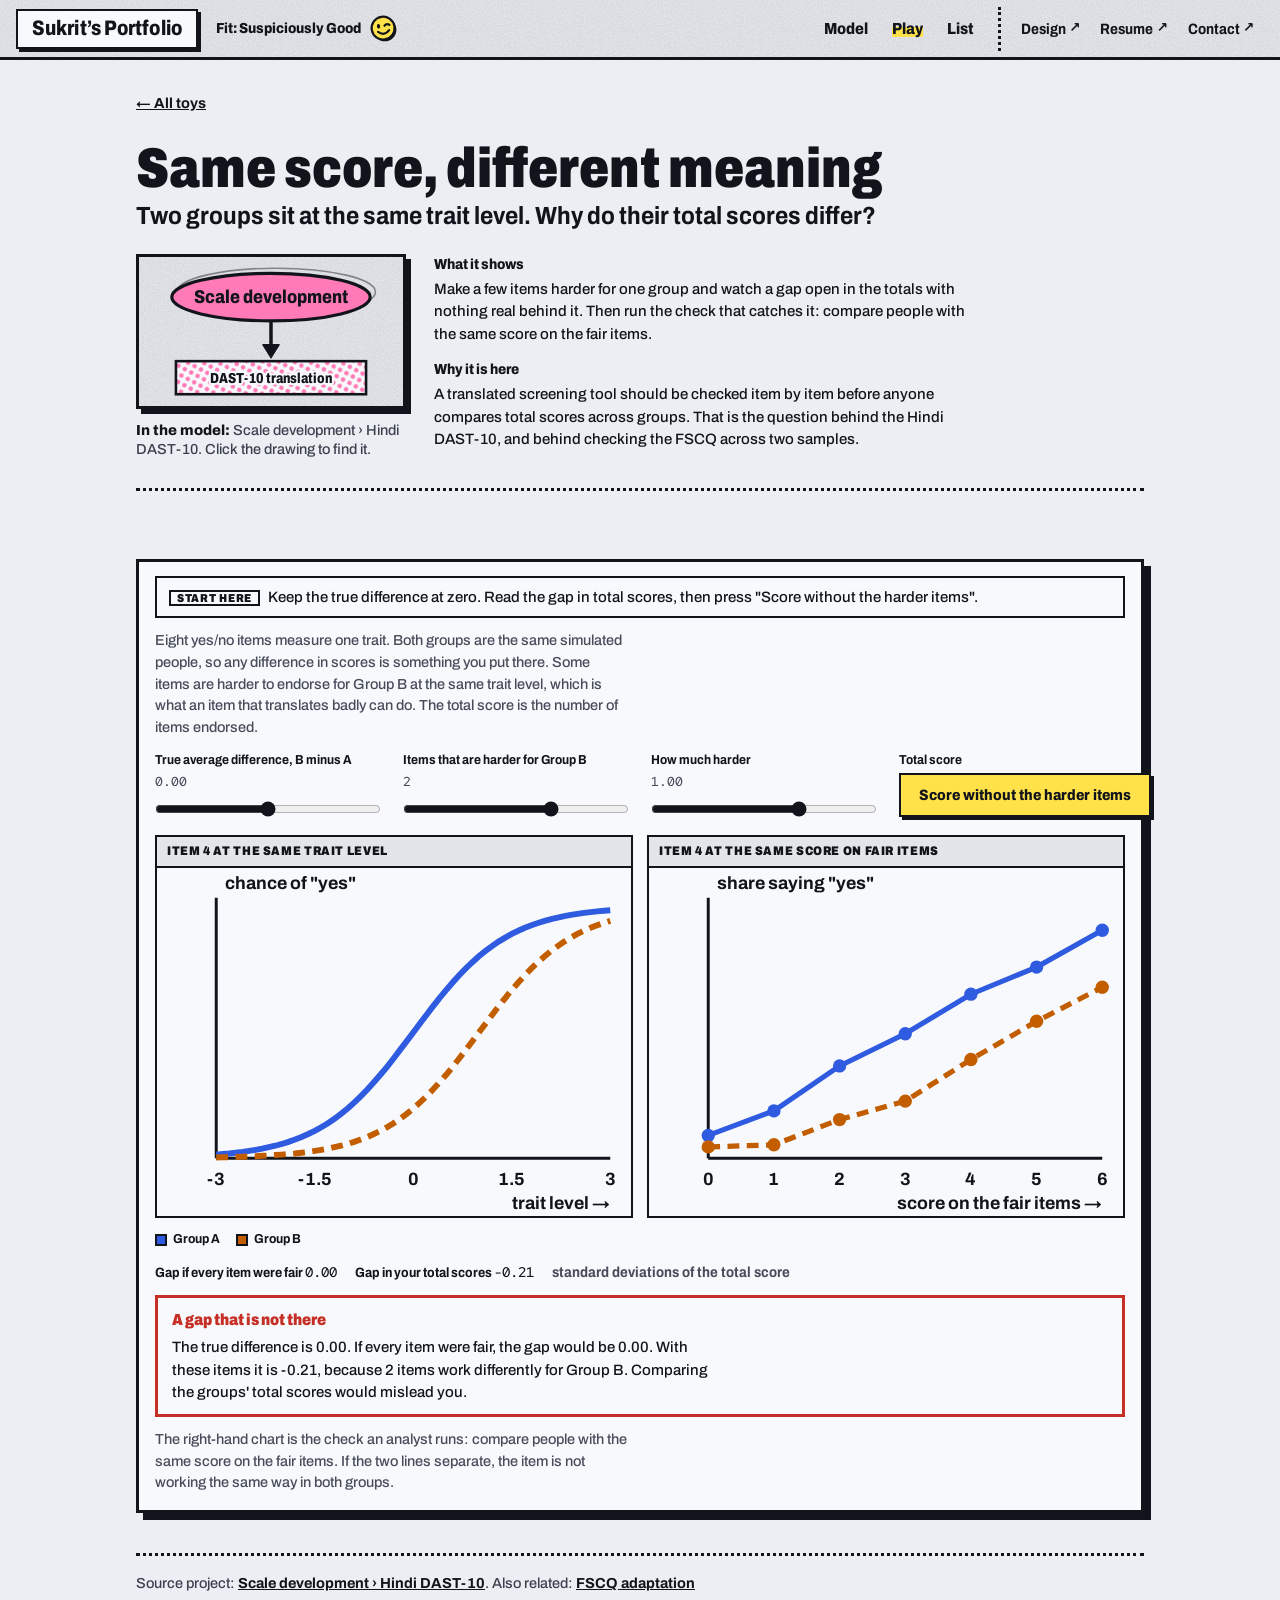
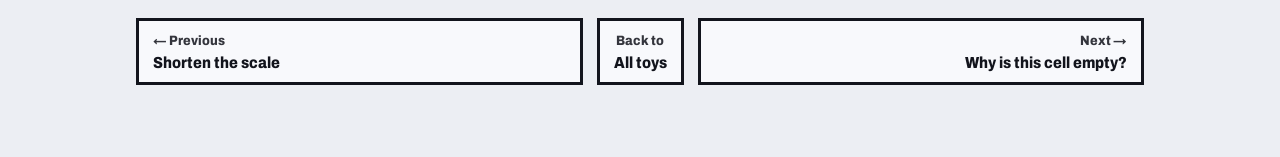
<file: toys/same-score.html>
<!DOCTYPE html>
<html lang="en">
<head>
<meta charset="utf-8">
<meta name="color-scheme" content="light">
<meta name="viewport" content="width=device-width, initial-scale=1, viewport-fit=cover">
<title>Same score, different meaning | Sukrit’s Portfolio</title>
<meta name="description" content="An interactive piece from my portfolio, run on invented data where the truth is known.">
<link rel="icon" href="data:image/svg+xml,%3Csvg xmlns=%27http://www.w3.org/2000/svg%27 viewBox=%270 0 32 32%27%3E%3Ccircle cx=%2716%27 cy=%2716%27 r=%279%27 fill=%27%23F4807A%27/%3E%3C/svg%3E">
<link rel="preconnect" href="https://fonts.googleapis.com">
<link rel="preconnect" href="https://fonts.gstatic.com" crossorigin>
<link rel="stylesheet" href="https://fonts.googleapis.com/css2?family=Archivo:wdth,wght@62..125,400..900&family=Red+Hat+Mono:wght@400;500&display=swap">
<style>
/* Layout: three print-shop sheets. Each opens with a Start here step, one plain-language paragraph, the controls, then a chart and a sentence that reads the result back to the visitor. */
:root{color-scheme:light;--paper:#ECEEF3;--sheet:#F8F9FC;--ink:#12141C;--muted:#464C5A;--line:#12141C;--shadow:#12141C;--coral:#F4807A;--on:#12141C;--c-res:#7B8DFF;--c-scale:#FF7AB6;--c-tool:#FFE14A;--a:#2F5BE0;--b:#C25E00;--good:#1E8F5B;--bad:#C62F26;--wash:rgba(127,127,140,.16)}
*{box-sizing:border-box}
body{margin:0;padding-block:28px 64px;padding-left:max(16px,env(safe-area-inset-left,0px));padding-right:max(16px,env(safe-area-inset-right,0px));background:var(--paper);color:var(--ink);font-family:'Archivo',system-ui,sans-serif;font-weight:500;font-size:15px;line-height:1.5}
.wrap{max-width:1040px;margin:0 auto;display:grid;gap:34px}
h1{margin:0 0 6px;font-weight:900;font-stretch:80%;font-size:clamp(2.1rem,6vw,3.5rem);line-height:.95;text-wrap:balance}
h1 i{display:inline-block;width:.2em;height:.2em;border-radius:50%;background:var(--coral);margin-left:.06em}
.lede{max-width:66ch;color:var(--muted);margin:0 0 14px}
.jump{display:flex;flex-wrap:wrap;gap:8px}
.jump a{color:var(--ink);text-decoration:none;font-weight:800;font-stretch:90%;font-size:13px;border:2.5px solid var(--line);padding:5px 11px;min-height:34px;display:inline-flex;align-items:center}
.jump a:hover{background:var(--ink);color:var(--paper)}
.sheet{background:var(--sheet);border:3px solid var(--line);box-shadow:7px 7px 0 var(--shadow);scroll-margin-top:14px}
.cover{background:radial-gradient(circle,rgba(18,20,28,.55) 1.2px,transparent 1.6px) 0 0/8px 8px,var(--c);color:var(--on);border-bottom:3px solid var(--line);padding:12px 14px;display:flex;flex-wrap:wrap;gap:6px 14px;align-items:flex-end;justify-content:space-between}
.cover h2{margin:0;font-weight:900;font-stretch:80%;font-size:23px;line-height:1;background:#F8F9FC;color:#12141C;border:2.5px solid #12141C;padding:3px 9px}
.cover span{font-weight:800;font-stretch:85%;font-size:12.5px;background:#F8F9FC;color:#12141C;border:2px solid #12141C;padding:1px 7px}
.body{padding:14px 16px 16px;display:grid;gap:12px}
.body p{margin:0;max-width:72ch}
.try{border:2.5px solid var(--line);padding:8px 12px;max-width:none!important}
.try b{font-weight:900;font-stretch:85%;letter-spacing:.06em;text-transform:uppercase;font-size:11.5px;margin-right:8px;border:2px solid var(--line);padding:0 6px}
.hint{color:var(--muted);font-size:14.5px}
.ctrls{display:grid;gap:10px 22px;grid-template-columns:repeat(auto-fit,minmax(210px,1fr))}
.ctrls label,.ctrls .lab{display:flex;flex-direction:column;gap:3px;font-weight:700;font-stretch:90%;font-size:13px}
.ctrls output{font-family:'Red Hat Mono',monospace;font-weight:500;font-size:12.5px;color:var(--muted)}
input[type=range]{width:100%;accent-color:var(--ink);margin:2px 0;min-height:24px}
.seg{display:flex;flex-wrap:wrap;gap:8px}
.btn{font:inherit;font-weight:800;font-stretch:90%;font-size:13.5px;color:var(--ink);background:transparent;border:2.5px solid var(--line);padding:6px 12px;min-height:36px;cursor:pointer}
.btn:hover{background:var(--wash)}
.btn[aria-pressed="true"]{background:var(--ink);color:var(--paper)}
.btn.go{background:#FFE14A;color:#12141C}
.btn:disabled{opacity:.5;cursor:wait}
.btn:focus-visible,input:focus-visible{outline:3px solid var(--coral);outline-offset:2px}
@media (pointer:coarse){.btn{min-height:44px}}
.two{display:grid;grid-template-columns:repeat(2,minmax(0,1fr));gap:14px}
@media(max-width:720px){.two{grid-template-columns:minmax(0,1fr)}}
.panel{border:2.5px solid var(--line);background:var(--sheet)}
.panel h2{margin:0;padding:5px 10px;font-weight:900;font-stretch:85%;font-size:12.5px;letter-spacing:.05em;text-transform:uppercase;border-bottom:2.5px solid var(--line);background:var(--wash)}
svg{display:block;width:100%;height:auto}
svg text{font-family:'Archivo',sans-serif;fill:var(--ink)}
.read{border:3px solid var(--line);padding:10px 14px;display:grid;gap:4px}
.read b{font-weight:900;font-stretch:85%;font-size:16px}
.read p{max-width:78ch}
.read.warn{border-color:var(--bad)}.read.warn b{color:var(--bad)}.read.ok{border-color:var(--good)}.read.ok b{color:var(--good)}
.stat{display:flex;flex-wrap:wrap;gap:6px 18px;font-weight:700;font-stretch:90%;font-size:13.5px}
.stat span b{font-family:'Red Hat Mono',monospace;font-weight:500}
.hist{display:flex;align-items:flex-end;gap:4px;height:64px;padding:6px 8px 0}
.hist i{flex:1;background:var(--c-res);border:2px solid var(--line);border-bottom:0;min-width:6px}
.prog{height:12px;border:2px solid var(--line);position:relative}.prog i{position:absolute;inset:0 auto 0 0;background:var(--c-tool);width:0}
.ask{border-top:2px dashed var(--line);padding:10px 16px 12px;font-size:14px;display:flex;gap:10px;align-items:baseline}
.ask b{font-weight:900;font-stretch:85%;letter-spacing:.06em;text-transform:uppercase;font-size:11.5px;flex:none;border:2px solid var(--line);padding:0 6px}
.key{display:flex;flex-wrap:wrap;gap:6px 16px;font-size:13px;font-weight:700;font-stretch:92%}
.key span{display:inline-flex;gap:6px;align-items:center}.key i{width:12px;height:12px;border:2px solid var(--line);display:inline-block}

.sr{position:absolute;width:1px;height:1px;overflow:hidden;clip:rect(0 0 0 0);white-space:nowrap}
@media (prefers-reduced-motion:reduce){*{scroll-behavior:auto!important}}
</style>
<link rel="stylesheet" href="../assets/nav.css">
<link rel="stylesheet" href="../assets/shell.css">
</head>
<body data-toy="dif">
<script src="../assets/content.js"></script>
<script src="../assets/nav.js" data-base="../" data-page="toy"></script>
<main class="wrap" id="main">
<div id="toy-intro"></div>
<section class="sheet" id="dif">
    <div class="body">
      <p class="try"><b>Start here</b>Keep the true difference at zero. Read the gap in total scores, then press "Score without the harder items".</p>
      <p class="hint">Eight yes/no items measure one trait. Both groups are the same simulated people, so any difference in scores is something you put there. Some items are harder to endorse for Group B at the same trait level, which is what an item that translates badly can do. The total score is the number of items endorsed.</p>
      <div class="ctrls">
        <label>True average difference, B minus A <output id="oD">0.00</output><input type="range" id="dd" min="-100" max="100" value="0"></label>
        <label>Items that are harder for Group B <output id="oC">2</output><input type="range" id="dc" min="0" max="3" value="2"></label>
        <label>How much harder <output id="oI">1.00</output><input type="range" id="di" min="0" max="150" value="100"></label>
        <div class="lab">Total score<div class="seg"><button class="btn" id="bDrop" aria-pressed="false">Score without the harder items</button></div></div>
      </div>
      <div class="two">
        <div class="panel"><h2>Item 4 at the same trait level</h2><svg id="chI" viewBox="0 0 320 235" role="img" aria-label="Chance of endorsing item 4 by trait level for each group"></svg></div>
        <div class="panel"><h2>Item 4 at the same score on fair items</h2><svg id="chM" viewBox="0 0 320 235" role="img" aria-label="Proportion endorsing item 4 at each score on the fair items for each group"></svg></div>
      </div>
      <div class="key"><span><i style="background:var(--a)"></i>Group A</span><span><i style="background:var(--b)"></i>Group B</span></div>
      <div class="stat"><span>Gap if every item were fair <b id="sF">0.00</b></span><span>Gap in your total scores <b id="sG">0.00</b></span><span class="hint">standard deviations of the total score</span></div>
      <div class="read" id="readB" aria-live="polite"></div>
      <p class="hint">The right-hand chart is the check an analyst runs: compare people with the same score on the fair items. If the two lines separate, the item is not working the same way in both groups.</p>
    </div>
</section>
<div id="toy-next"></div>
</main>
<script src="../assets/shell.js"></script>
<script>

(function(){
'use strict';
var NS='http://www.w3.org/2000/svg';
var $=function(s){return document.querySelector(s);};
var clamp=function(v,a,b){return Math.min(b,Math.max(a,v));};
var S=function(t,a,p){var e=document.createElementNS(NS,t);for(var k in a)e.setAttribute(k,a[k]);if(p)p.appendChild(e);return e;};
var H=function(t,a,p){var e=document.createElement(t);for(var k in a){if(k==='text')e.textContent=a[k];else e.setAttribute(k,a[k]);}if(p)p.appendChild(e);return e;};
var T=function(p,s,x,y,o){var t=S('text',{x:x,y:y,'font-size':12},p);t.textContent=s;if(o)for(var k in o)t.setAttribute(k,o[k]);return t;};
var FIT=[],RO=window.ResizeObserver?new ResizeObserver(function(){FIT.forEach(fitText);}):null;
function fitText(svg){var vb=svg.viewBox&&svg.viewBox.baseVal,w=svg.clientWidth;if(!vb||!w)return;var k=vb.width/w;
  [].forEach.call(svg.querySelectorAll('text'),function(t){if(!t.dataset.fs)t.dataset.fs=parseFloat(t.getAttribute('font-size'))||12;t.setAttribute('font-size',Math.max(+t.dataset.fs,12*k).toFixed(1));});
  if(FIT.indexOf(svg)<0){FIT.push(svg);if(RO)RO.observe(svg);}}

/*LIB*/
function rng(seed){var a=seed>>>0;return function(){a=(a+0x6D2B79F5)>>>0;var t=a;t=Math.imul(t^(t>>>15),t|1);t^=t+Math.imul(t^(t>>>7),t|61);return((t^(t>>>14))>>>0)/4294967296;};}
function gauss(r){var u=Math.max(r(),1e-12),v=r();return Math.sqrt(-2*Math.log(u))*Math.cos(2*Math.PI*v);}
function pnorm(x){var s=x<0?-1:1,z=Math.abs(x)/Math.SQRT2,t=1/(1+0.3275911*z),y=1-(((((1.061405429*t-1.453152027)*t)+1.421413741)*t-0.284496736)*t+0.254829592)*t*Math.exp(-z*z);return 0.5*(1+s*y);}
function qnorm(p){var lo=-8,hi=8;for(var i=0;i<42;i++){var m=(lo+hi)/2;if(pnorm(m)<p)lo=m;else hi=m;}return (lo+hi)/2;}
function zeros(n){var m=[];for(var i=0;i<n;i++){m.push(new Array(n).fill(0));}return m;}
function chol(A){var n=A.length,L=zeros(n);for(var i=0;i<n;i++){for(var j=0;j<=i;j++){var s=A[i][j];for(var k=0;k<j;k++)s-=L[i][k]*L[j][k];if(i===j){if(s<=1e-12)return null;L[i][i]=Math.sqrt(s);}else L[i][j]=s/L[j][j];}}return L;}
function inv(A){var n=A.length,M=A.map(function(r,i){return r.concat(zeros(n)[i].map(function(_,j){return i===j?1:0;}));});
  for(var i=0;i<n;i++){var p=i;for(var r=i+1;r<n;r++)if(Math.abs(M[r][i])>Math.abs(M[p][i]))p=r;var t=M[i];M[i]=M[p];M[p]=t;var d=M[i][i];for(var j=0;j<2*n;j++)M[i][j]/=d;
    for(var r2=0;r2<n;r2++){if(r2===i)continue;var f=M[r2][i];if(f)for(var j2=0;j2<2*n;j2++)M[r2][j2]-=f*M[i][j2];}}
  return M.map(function(r){return r.slice(n);});}
function pctl(arr,q){var a=arr.slice().sort(function(x,y){return x-y;}),i=(a.length-1)*q,lo=Math.floor(i),hi=Math.ceil(i);return a[lo]+(a[hi]-a[lo])*(i-lo);}
function mean(a){var s=0;for(var i=0;i<a.length;i++)s+=a[i];return s/a.length;}
function sd(a){var m=mean(a),s=0;for(var i=0;i<a.length;i++)s+=(a[i]-m)*(a[i]-m);return Math.sqrt(s/(a.length-1));}

/* ---- toy B: items that work differently ---- */
var BN=1500,BA=[1.1,1.3,1.0,1.4,1.2,1.0,1.3,1.1],BB=[-1.4,-.9,-.4,0,.3,.7,1.1,1.5],BSHOW=3,BORDER=[3,4,5];
var BD=(function(){var r=rng(77),o={z:[],u:[]};for(var i=0;i<BN;i++){o.z.push(gauss(r));var a=[];for(var j=0;j<8;j++)a.push(r());o.u.push(a);}return o;})();
function pItem(th,a,b){return 1/(1+Math.exp(-a*(th-b)));}
function runB(delta,shift,cnt,drop){var biased=BORDER.slice(0,cnt),isB=function(j){return biased.indexOf(j)>=0;};
  var restItems=[];for(var j0=0;j0<8;j0++)if(j0!==BSHOW&&!isB(j0))restItems.push(j0);
  var out={A:[],B:[],restA:[],restB:[],itA:[],itB:[],M:restItems.length};
  for(var g=0;g<2;g++){for(var i=0;i<BN;i++){var th=BD.z[i]+(g?delta:0),tot=0,rest=0,it=0;
      for(var j=0;j<8;j++){var b=BB[j]+((g&&isB(j))?shift:0),y=BD.u[i][j]<pItem(th,BA[j],b)?1:0;
        if(j===BSHOW)it=y;if(!(drop&&isB(j)))tot+=y;if(restItems.indexOf(j)>=0)rest+=y;}
      (g?out.B:out.A).push(tot);(g?out.restB:out.restA).push(rest);(g?out.itB:out.itA).push(it);}}
  var all=out.A.concat(out.B),pooled=sd(all);out.gap=pooled?(mean(out.B)-mean(out.A))/pooled:0;return out;}

/* ---------- UI: toy B ---------- */
(function(){
  var drop=false;
  function go(){
    var d=+$('#dd').value/100,cnt=+$('#dc').value,sh=+$('#di').value/100;
    $('#oD').textContent=(d>0?'+':'')+d.toFixed(2);$('#oC').textContent=cnt;$('#oI').textContent=sh.toFixed(2);
    var r=runB(d,sh,cnt,drop),base=runB(d,0,cnt,false);
    $('#sF').textContent=base.gap.toFixed(2);$('#sG').textContent=r.gap.toFixed(2);
    var svg=$('#chI');svg.textContent='';var X=function(t){return 40+(t+3)/6*266;},Y=function(p){return 196-p*170;};
    S('line',{x1:40,y1:196,x2:306,y2:196,'stroke-width':2},svg).style.stroke='var(--ink)';S('line',{x1:40,y1:20,x2:40,y2:196,'stroke-width':2},svg).style.stroke='var(--ink)';
    for(var t=-3;t<=3;t+=1.5){T(svg,String(t),X(t),214,{'text-anchor':'middle','font-weight':'700'});}
    T(svg,'trait level →',306,230,{'text-anchor':'end','font-weight':'700'});T(svg,'chance of "yes"',46,14,{'font-weight':'700'});
    function curve(shift,col,dash){var pts=[];for(var x=-3;x<=3.001;x+=.1)pts.push((pts.length?'L':'M')+X(x).toFixed(1)+' '+Y(pItem(x,BA[BSHOW],BB[BSHOW]+shift)).toFixed(1));var p=S('path',{d:pts.join(' '),fill:'none','stroke-width':4,'stroke-dasharray':dash||''},svg);p.style.stroke=col;}
    curve(0,'var(--a)');curve(cnt>=1?sh:0,'var(--b)','8 5');
    var s2=$('#chM');s2.textContent='';var M=r.M,XM=function(v){return 40+v/M*266;};
    S('line',{x1:40,y1:196,x2:306,y2:196,'stroke-width':2},s2).style.stroke='var(--ink)';S('line',{x1:40,y1:20,x2:40,y2:196,'stroke-width':2},s2).style.stroke='var(--ink)';
    for(var v=0;v<=M;v++)T(s2,String(v),XM(v),214,{'text-anchor':'middle','font-weight':'700'});
    T(s2,'score on the fair items →',306,230,{'text-anchor':'end','font-weight':'700'});T(s2,'share saying "yes"',46,14,{'font-weight':'700'});
    function matched(rest,it,col,dash){var pts=[],dots=[];for(var sc=0;sc<=M;sc++){var n=0,y=0;for(var i=0;i<rest.length;i++)if(rest[i]===sc){n++;y+=it[i];}if(n>=15){var q=y/n;pts.push((pts.length?'L':'M')+XM(sc).toFixed(1)+' '+Y(q).toFixed(1));dots.push([XM(sc),Y(q)]);}}
      var p=S('path',{d:pts.join(' '),fill:'none','stroke-width':3.5,'stroke-dasharray':dash||''},s2);p.style.stroke=col;dots.forEach(function(dd){var c=S('circle',{cx:dd[0],cy:dd[1],r:4.5},s2);c.style.fill=col;});}
    matched(r.restA,r.itA,'var(--a)');matched(r.restB,r.itB,'var(--b)','8 5');
    fitText(svg);fitText(s2);
    var box=$('#readB');box.textContent='';var none=cnt===0||sh<.05;
    if(none){box.className='read ok';H('b',{text:'The items work the same way in both groups'},box);H('p',{text:'The gap in total scores ('+r.gap.toFixed(2)+') is just the true difference ('+d.toFixed(2)+') as the scale reports it. Total scores can be compared.'},box);}
    else if(drop){box.className='read ok';H('b',{text:'Scoring without the harder items removes the distortion'},box);H('p',{text:'The gap is now '+r.gap.toFixed(2)+', the same as if every item were fair ('+base.gap.toFixed(2)+'). The cost is a shorter scale, so you would also check what those items were contributing.'},box);}
    else{box.className='read warn';H('b',{text:Math.abs(d)<.05?'A gap that is not there':'The gap is not the true difference'},box);
      H('p',{text:'The true difference is '+d.toFixed(2)+'. If every item were fair, the gap would be '+base.gap.toFixed(2)+'. With these items it is '+r.gap.toFixed(2)+', because '+cnt+(cnt===1?' item works':' items work')+' differently for Group B. Comparing the groups\' total scores would mislead you.'},box);}
  }
  ['#dd','#dc','#di'].forEach(function(id){$(id).addEventListener('input',go);});
  $('#bDrop').addEventListener('click',function(){drop=!drop;$('#bDrop').setAttribute('aria-pressed',String(drop));go();});
  go();
})();

})();
</script>
</body>
</html>
</file>
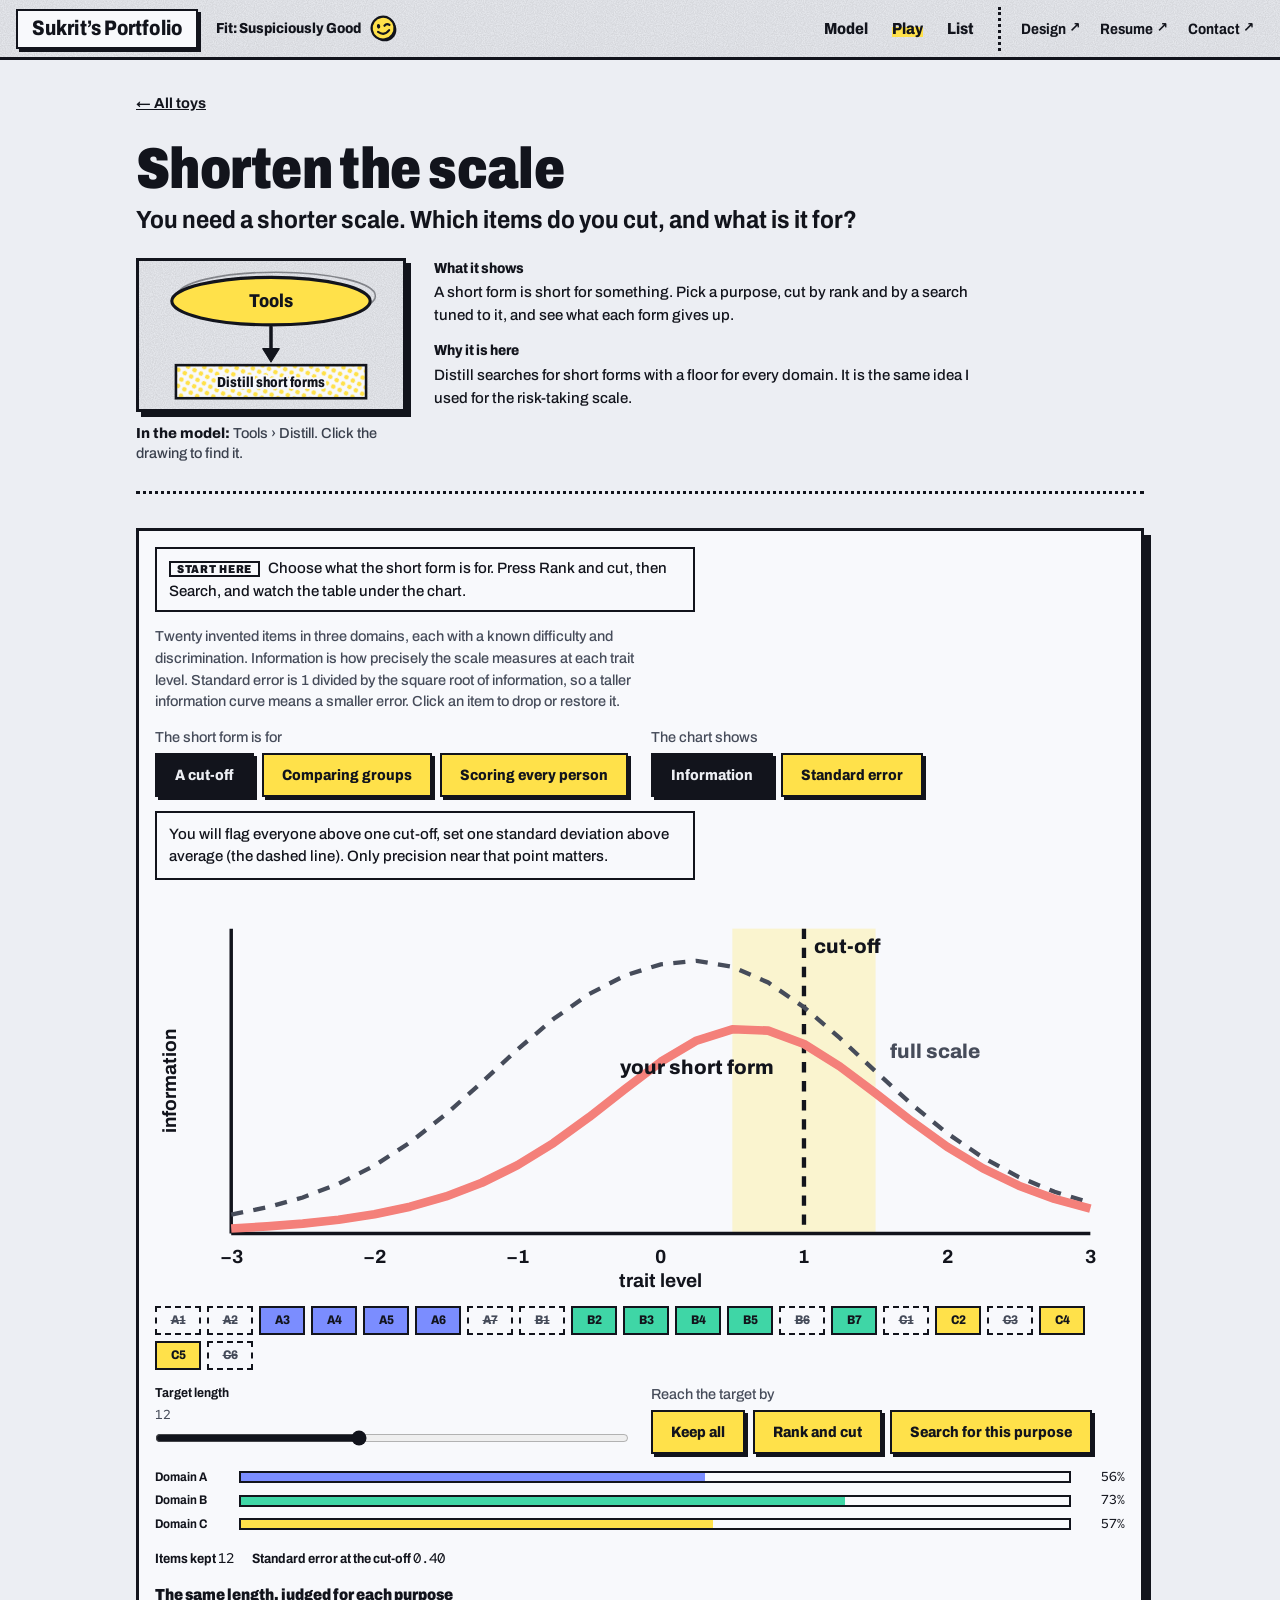
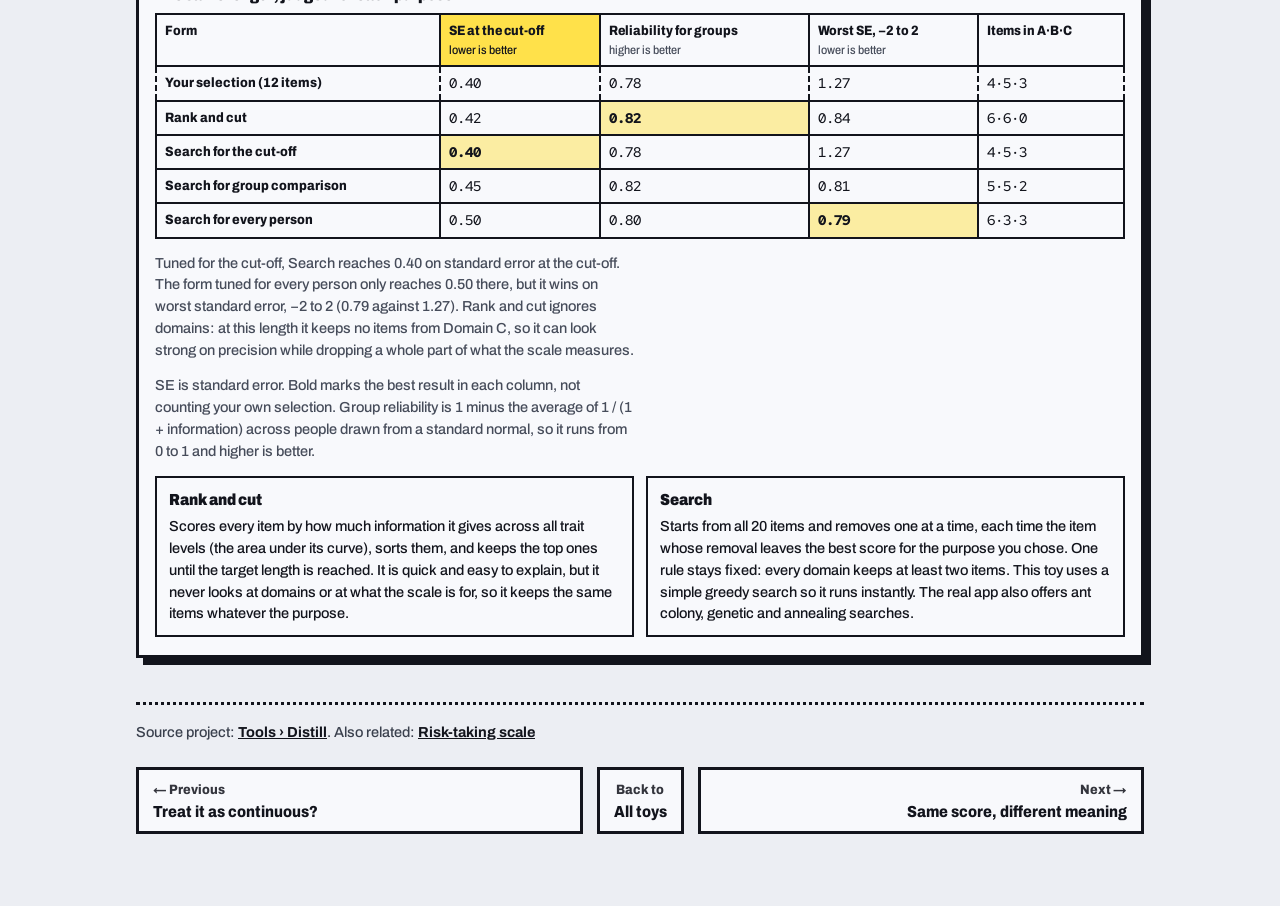
<file: toys/short-form.html>
<!DOCTYPE html>
<html lang="en">
<head>
<meta charset="utf-8">
<meta name="color-scheme" content="light">
<meta name="viewport" content="width=device-width, initial-scale=1, viewport-fit=cover">
<title>Shorten the scale | Sukrit’s Portfolio</title>
<meta name="description" content="An interactive piece from my portfolio, run on invented data where the truth is known.">
<link rel="icon" href="data:image/svg+xml,%3Csvg xmlns=%27http://www.w3.org/2000/svg%27 viewBox=%270 0 32 32%27%3E%3Ccircle cx=%2716%27 cy=%2716%27 r=%279%27 fill=%27%23F4807A%27/%3E%3C/svg%3E">
<link rel="preconnect" href="https://fonts.googleapis.com">
<link rel="preconnect" href="https://fonts.gstatic.com" crossorigin>
<link rel="stylesheet" href="https://fonts.googleapis.com/css2?family=Archivo:wdth,wght@62..125,400..900&family=Red+Hat+Mono:wght@400;500&display=swap">
<style>
/* Layout: one paper sheet per toy, each with a colour-coded cover band, the toy itself, and one question for the author. Print-shop look from the diagram draft: ink borders, hard shadows, dots. */
:root{color-scheme:light;--paper:#ECEEF3;--sheet:#F8F9FC;--ink:#12141C;--muted:#464C5A;--line:#12141C;--shadow:#12141C;--coral:#F4807A;--on:#12141C;
--c-res:#7B8DFF;--c-tool:#FFE14A;--c-scale:#FF7AB6;--c-teach:#3FD6A6;--c-design:#FF8A4C;--good:#1E8F5B;--bad:#D8453B}
*{box-sizing:border-box}
body{margin:0;padding-block:28px 64px;padding-left:max(16px,env(safe-area-inset-left,0px));padding-right:max(16px,env(safe-area-inset-right,0px));background:var(--paper);color:var(--ink);font-family:'Archivo',system-ui,sans-serif;font-weight:500;font-size:15px;line-height:1.5}
.wrap{max-width:1040px;margin:0 auto}
h1{margin:0 0 8px;font-weight:900;font-stretch:80%;font-size:clamp(2.2rem,6vw,3.6rem);line-height:.95;letter-spacing:-.01em;text-wrap:balance}
h1 i{display:inline-block;width:.2em;height:.2em;border-radius:50%;background:var(--coral);margin-left:.06em}
.lede{max-width:62ch;color:var(--muted);margin:0 0 20px}
.jump{display:flex;flex-wrap:wrap;gap:8px;margin:0 0 34px}
.jump a{color:var(--ink);text-decoration:none;font-weight:800;font-stretch:90%;font-size:13px;border:2.5px solid var(--line);padding:4px 10px}
.jump a:hover{background:var(--ink);color:var(--paper)}
.sheet{background:var(--sheet);border:3px solid var(--line);box-shadow:7px 7px 0 var(--shadow);margin:0 0 44px;scroll-margin-top:16px}
.cover{--c:var(--c-res);background:radial-gradient(circle,rgba(18,20,28,.55) 1.2px,transparent 1.6px) 0 0/8px 8px,var(--c);color:var(--on);border-bottom:3px solid var(--line);padding:14px 16px;display:flex;flex-wrap:wrap;gap:6px 14px;align-items:flex-end;justify-content:space-between}
.cover h2{margin:0;font-weight:900;font-stretch:80%;font-size:26px;line-height:1;background:#F8F9FC;border:2.5px solid #12141C;padding:3px 9px}
.cover .serves{font-weight:800;font-stretch:85%;font-size:12.5px;background:#F8F9FC;border:2px solid #12141C;padding:1px 7px}
.body{padding:16px 16px 18px;display:grid;gap:14px}
.body>p{margin:0;max-width:70ch}
.hint{color:var(--muted);font-size:14.5px}
.try{margin:0;border:2.5px solid var(--line);padding:8px 12px}
.try b{font-weight:900;font-stretch:85%;letter-spacing:.06em;text-transform:uppercase;font-size:11.5px;margin-right:8px;border:2px solid var(--line);padding:0 6px}
.node:focus-visible circle.ci{stroke-width:5}
.node:focus-visible{outline:none}
.nleg{display:none}
.narrow .nleg{display:block}
@media (pointer:coarse){.btn,select{min-height:44px}.chip{min-height:40px;min-width:48px}button.cell,.cell{width:40px;height:40px}table.g{border-spacing:2px}}
.ask{border-top:2px dashed var(--line);padding:10px 16px 12px;font-size:14px;display:flex;gap:10px;align-items:baseline}
.ask b{font-weight:900;font-stretch:85%;letter-spacing:.06em;text-transform:uppercase;font-size:11.5px;flex:none;border:2px solid var(--line);padding:0 6px}
.two{display:grid;grid-template-columns:minmax(0,1.5fr) minmax(0,1fr);gap:18px;align-items:start}
@media(max-width:760px){.two{grid-template-columns:minmax(0,1fr)}}
.ctrls{display:grid;gap:10px 22px;grid-template-columns:repeat(auto-fit,minmax(210px,1fr))}
.ctrls label{display:flex;flex-direction:column;gap:3px;font-weight:700;font-stretch:90%;font-size:13px}
.ctrls output{font-family:'Red Hat Mono',monospace;font-weight:500;font-size:12.5px;color:var(--muted)}
input[type=range]{width:100%;accent-color:var(--ink);margin:2px 0}
.btn{font:inherit;font-weight:800;font-stretch:90%;font-size:13.5px;color:var(--ink);background:transparent;border:2.5px solid var(--line);padding:6px 12px;min-height:36px;cursor:pointer}
.btn:hover{background:rgba(127,127,140,.18)}
.btn[aria-pressed="true"],.btn.on{background:var(--ink);color:var(--paper)}
.btn.go{background:#FFE14A;color:#12141C}
.btn:disabled{opacity:.4;cursor:not-allowed}
.btn:focus-visible,input:focus-visible,.cell:focus-visible,.chip:focus-visible{outline:3px solid var(--coral);outline-offset:2px}
.seg{display:flex;flex-wrap:wrap;gap:8px}
.bar{display:flex;flex-wrap:wrap;gap:8px;align-items:center}
.box{border:2.5px solid var(--line);padding:10px 12px;background:var(--sheet)}
.box b{font-weight:800}
.mono{font-family:'Red Hat Mono',monospace;font-size:12.5px;font-weight:500}
svg{display:block;max-width:100%;height:auto}
svg text{font-family:'Archivo',sans-serif;fill:var(--ink)}
.node{cursor:grab;touch-action:none}.node:active{cursor:grabbing}
.stat{display:flex;flex-wrap:wrap;gap:6px 18px;font-weight:700;font-stretch:90%;font-size:13.5px}
.stat span b{font-family:'Red Hat Mono',monospace;font-weight:500}
/* short form */
.chips{display:flex;flex-wrap:wrap;gap:6px}
.chip{font:inherit;font-weight:800;font-stretch:88%;font-size:12.5px;border:2.5px solid var(--line);padding:3px 8px;cursor:pointer;background:var(--c);color:#12141C;min-width:46px}
.chip[aria-pressed="false"]{background:transparent;color:var(--muted);border-style:dashed;text-decoration:line-through}
.dbar{display:grid;grid-template-columns:76px 1fr 46px;gap:8px;align-items:center;font-size:12.5px;font-weight:700;font-stretch:90%}
.dbar .t{height:12px;border:2px solid var(--line);position:relative}.dbar .t i{position:absolute;inset:0 auto 0 0;background:var(--c)}
.dbar .v{font-family:'Red Hat Mono',monospace;font-weight:500;text-align:right}
/* grid game */
.gwrap{overflow-x:auto;padding-bottom:4px}
table.g{border-collapse:separate;border-spacing:3px;font-size:12.5px;font-weight:700}
table.g th{font-weight:800;font-stretch:85%;font-size:11.5px;color:var(--muted);padding:0 2px;text-align:center}
table.g th.rh{text-align:left;padding-right:8px;color:var(--ink)}
.cell{width:34px;height:28px;text-align:center;border:2px solid transparent;font-family:'Red Hat Mono',monospace;font-weight:500;background:rgba(127,127,140,.16);color:var(--muted);padding:0}
button.cell{cursor:pointer;background:transparent;border:2px dashed var(--ink);color:var(--ink)}
button.cell.sel{background:var(--c-tool);color:#12141C;border-style:solid}
button.cell.ok{border-style:solid;border-color:var(--good);color:var(--good);font-weight:900}
.legend{display:grid;gap:2px;font-size:13px}
.legend span{display:flex;gap:8px}.legend b{font-family:'Red Hat Mono',monospace;font-weight:500;font-size:12px;min-width:56px}
.fb{min-height:64px}
/* purpose comparison table */
.lab{margin-bottom:4px}
.cmpw{overflow-x:auto}.cmpw:focus-visible{outline:3px solid var(--coral);outline-offset:2px}
table.cmp{border-collapse:collapse;width:100%;font-size:13.5px}
@media(max-width:560px){table.cmp{font-size:12.5px}.cmp th,.cmp td{padding:5px 5px!important}.cmp caption{font-size:15px}}
.cmp caption{text-align:left;font-weight:900;font-stretch:85%;font-size:16px;padding:0 0 6px}
.cmp th,.cmp td{border:2px solid var(--line);padding:6px 8px;text-align:left;vertical-align:top}
.cmp thead th{font-weight:800;font-stretch:88%;background:var(--sheet)}
.cmp thead th small{display:block;font-weight:500;color:var(--muted);font-size:12px}
.cmp thead th.on{background:var(--c-tool)}.cmp thead th.on small{color:#12141C}
.cmp tbody th{font-weight:800;font-stretch:90%}
.cmp td.cnt{white-space:nowrap}
.cmp td.num{font-family:'Red Hat Mono',monospace;font-weight:500}
.cmp td.best{font-weight:900;background:rgba(255,225,74,.5)}
.cmp tr.you th,.cmp tr.you td{border-style:dashed}
.how{display:grid;grid-template-columns:repeat(auto-fit,minmax(260px,1fr));gap:12px}
.how h2{margin:0 0 4px;font-weight:900;font-stretch:85%;font-size:16px}.how p{margin:0;font-size:14.5px}
.fb.good{border-color:var(--good)}.fb.bad{border-color:var(--bad)}

.sr{position:absolute;width:1px;height:1px;overflow:hidden;clip:rect(0 0 0 0);white-space:nowrap}
@media (prefers-reduced-motion:reduce){*{scroll-behavior:auto!important}}
</style>
<link rel="stylesheet" href="../assets/nav.css">
<link rel="stylesheet" href="../assets/shell.css">
</head>
<body data-toy="short">
<script src="../assets/content.js"></script>
<script src="../assets/nav.js" data-base="../" data-page="toy"></script>
<main class="wrap" id="main">
<div id="toy-intro"></div>
<section class="sheet" id="shortform">
    <div class="body">
      <p class="try"><b>Start here</b>Choose what the short form is for. Press Rank and cut, then Search, and watch the table under the chart.</p>
      <p class="hint">Twenty invented items in three domains, each with a known difficulty and discrimination. Information is how precisely the scale measures at each trait level. Standard error is 1 divided by the square root of information, so a taller information curve means a smaller error. Click an item to drop or restore it.</p>
      <div class="ctrls">
        <div><div class="hint lab" id="plab">The short form is for</div><div class="seg" role="group" aria-labelledby="plab" id="purp"></div></div>
        <div><div class="hint lab" id="vlab">The chart shows</div><div class="seg" role="group" aria-labelledby="vlab" id="view"><button type="button" class="btn" data-v="info" aria-pressed="true">Information</button><button type="button" class="btn" data-v="se" aria-pressed="false">Standard error</button></div></div>
      </div>
      <p class="box" id="pdesc" aria-live="polite"></p>
      <svg id="sf" viewBox="0 0 560 230" role="img" aria-label="Test information curve for the full and shortened scale"></svg>
      <div class="chips" id="chips"></div>
      <div class="ctrls">
        <label>Target length <output id="oN">12</output><input type="range" id="tn" min="6" max="20" value="12"></label>
        <div><div class="hint lab">Reach the target by</div><div class="seg"><button class="btn" id="bAll">Keep all</button><button class="btn" id="bRank">Rank and cut</button><button class="btn go" id="bSearch">Search for this purpose</button></div></div>
      </div>
      <div id="dbars" style="display:grid;gap:5px"></div>
      <div class="stat"><span>Items kept <b id="sK">20</b></span><span><span id="sPl"></span> <b id="sP"></b></span><span id="sFlag" class="hint"></span></div>
      <div class="cmpw" tabindex="0" role="region" aria-label="Forms of the same length, judged for each purpose">
        <table class="cmp" id="cmp">
          <caption>The same length, judged for each purpose</caption>
          <thead></thead><tbody></tbody>
        </table>
      </div>
      <p class="hint" id="verd" aria-live="polite"></p>
      <p class="hint">SE is standard error. Bold marks the best result in each column, not counting your own selection. Group reliability is 1 minus the average of 1 / (1 + information) across people drawn from a standard normal, so it runs from 0 to 1 and higher is better.</p>
      <div class="how">
        <div class="box"><h2>Rank and cut</h2><p>Scores every item by how much information it gives across all trait levels (the area under its curve), sorts them, and keeps the top ones until the target length is reached. It is quick and easy to explain, but it never looks at domains or at what the scale is for, so it keeps the same items whatever the purpose.</p></div>
        <div class="box"><h2>Search</h2><p>Starts from all 20 items and removes one at a time, each time the item whose removal leaves the best score for the purpose you chose. One rule stays fixed: every domain keeps at least two items. This toy uses a simple greedy search so it runs instantly. The real app also offers ant colony, genetic and annealing searches.</p></div>
      </div>
    </div>
</section>
<div id="toy-next"></div>
</main>
<script src="../assets/shell.js"></script>
<script>

(function(){
'use strict';
var NS='http://www.w3.org/2000/svg';
var $=function(s){return document.querySelector(s);};
var clamp=function(v,a,b){return Math.min(b,Math.max(a,v));};
var S=function(t,a,p){var e=document.createElementNS(NS,t);for(var k in a)e.setAttribute(k,a[k]);if(p)p.appendChild(e);return e;};
var H=function(t,a,p){var e=document.createElement(t);for(var k in a){if(k==='text')e.textContent=a[k];else e.setAttribute(k,a[k]);}if(p)p.appendChild(e);return e;};
var FIT=[],RO=window.ResizeObserver?new ResizeObserver(function(){FIT.forEach(fitText);}):null;
function fitText(svg){var vb=svg.viewBox&&svg.viewBox.baseVal,w=svg.clientWidth;if(!vb||!w)return;var k=vb.width/w;
  [].forEach.call(svg.querySelectorAll('text'),function(t){if(!t.dataset.fs)t.dataset.fs=parseFloat(t.getAttribute('font-size'))||12;t.setAttribute('font-size',Math.max(+t.dataset.fs,12*k).toFixed(1));});
  if(FIT.indexOf(svg)<0){FIT.push(svg);if(RO)RO.observe(svg);}}
var T=function(p,s,x,y,o){var t=S('text',{x:x,y:y},p);t.textContent=s;if(o)for(var k in o)t.setAttribute(k,o[k]);return t;};

/* ---------- 5 short form ---------- */
(function(){
  var DM=[{n:'Domain A',c:'var(--c-res)',it:[[1.6,-1.0],[1.9,-.4],[1.4,.2],[2.1,.6],[1.7,1.0],[1.5,1.4],[1.8,-.7]]},
          {n:'Domain B',c:'var(--c-teach)',it:[[1.8,-.8],[1.5,-.2],[2.0,.3],[1.6,.8],[1.9,1.2],[1.4,-.5],[1.7,.1]]},
          {n:'Domain C',c:'var(--c-tool)',it:[[.9,-.3],[1.1,.4],[.8,.9],[1.0,1.4],[1.2,.1],[.9,-.6]]}];
  var TH=[];for(var t=-3;t<=3.001;t+=.25)TH.push(Math.round(t*100)/100);
  var ix=function(t){return TH.indexOf(t);},MINUS='−';
  var I=[];DM.forEach(function(d,di){d.it.forEach(function(p,k){var a=p[0],b=p[1];var inf=TH.map(function(x){var P=1/(1+Math.exp(-a*(x-b)));return a*a*P*(1-P);});I.push({d:di,l:'ABC'[di]+(k+1),inf:inf,area:inf.reduce(function(s,v){return s+v;},0)});});});
  var NI=I.length,ALL=I.map(function(){return true;});
  var PHI=TH.map(function(t){return Math.exp(-t*t/2);}),PS=PHI.reduce(function(a,b){return a+b;},0);
  var CI=ix(1),LO=ix(-2),HI=ix(2);
  function info(k){return TH.map(function(_,i){var s=0;for(var j=0;j<NI;j++)if(k[j])s+=I[j].inf[i];return s;});}
  function seOf(v){return v>1e-9?1/Math.sqrt(v):Infinity;}
  function rel(f){var s=0;for(var i=0;i<f.length;i++)s+=PHI[i]/(1+f[i]);return 1-s/PS;}
  function minIn(f){return Math.min.apply(null,f.slice(LO,HI+1));}
  /* what a short form is for decides what "good" means */
  var PUR=[
    {k:'cut',nm:'A cut-off',tag:'the cut-off',col:'Standard error at the cut-off',sh:'SE at the cut-off',low:true,sc:function(f){return f[CI];},val:function(f){return seOf(f[CI]);},
     desc:'You will flag everyone above one cut-off, set one standard deviation above average (the dashed line). Only precision near that point matters.'},
    {k:'groups',nm:'Comparing groups',tag:'group comparison',col:'Reliability for group comparison',sh:'Reliability for groups',low:false,sc:rel,val:rel,
     desc:'You will compare group averages. Precision matters most where most people are, so the middle counts more than the tails.'},
    {k:'all',nm:'Scoring every person',tag:'every person',col:'Worst standard error, '+MINUS+'2 to 2',sh:'Worst SE, '+MINUS+'2 to 2',low:true,sc:minIn,val:function(f){return seOf(minIn(f));},
     desc:'Every person gets their own score, anywhere from 2 standard deviations below average to 2 above. The least precise point on that range is what counts.'}];
  var byK=function(k){return PUR.filter(function(p){return p.k===k;})[0];};
  var fmt=function(v){return isFinite(v)?v.toFixed(2):'n/a';};
  function counts(k){return DM.map(function(_,di){var c=0;for(var j=0;j<NI;j++)if(k[j]&&I[j].d===di)c++;return c;});}
  function rankKeep(n){var o=I.map(function(_,i){return i;}).sort(function(a,b){return I[b].area-I[a].area;}),k=ALL.map(function(){return false;});o.slice(0,n).forEach(function(i){k[i]=true;});return k;}
  function searchKeep(n,pk){var P=byK(pk),k=ALL.slice();
    while(k.filter(Boolean).length>n){var c=counts(k),best=-1,bs=-Infinity;
      for(var i=0;i<NI;i++){if(!k[i]||c[I[i].d]<=2)continue;k[i]=false;var s=P.sc(info(k));k[i]=true;if(s>bs){bs=s;best=i;}}
      if(best<0)break;k[best]=false;}
    return k;}

  var keep=ALL.slice(),purp=0,view='info',svg=$('#sf'),chips=$('#chips'),SEMAX=1.5;
  var X=function(t){return 44+(t+3)/6*496;};
  var full=info(ALL),ymaxInfo=Math.max.apply(null,full)*1.08;
  function target(){return +$('#tn').value;}
  I.forEach(function(it,i){var b=H('button',{type:'button','class':'chip','aria-pressed':'true',text:it.l},chips);b.style.setProperty('--c',DM[it.d].c);it.b=b;b.addEventListener('click',function(){keep[i]=!keep[i];draw();});});
  var pb=$('#purp');PUR.forEach(function(p,i){var b=H('button',{type:'button','class':'btn','aria-pressed':String(i===purp),text:p.nm},pb);b.addEventListener('click',function(){purp=i;[].forEach.call(pb.children,function(x,j){x.setAttribute('aria-pressed',String(j===i));});draw();});});
  [].forEach.call($('#view').children,function(b){b.addEventListener('click',function(){view=b.getAttribute('data-v');[].forEach.call($('#view').children,function(x){x.setAttribute('aria-pressed',String(x===b));});draw();});});
  var th=$('#cmp thead');var hr=H('tr',{},th);H('th',{scope:'col',text:'Form'},hr);
  PUR.forEach(function(p){var c=H('th',{scope:'col','data-k':p.k,text:p.sh,title:p.col},hr);H('small',{text:p.low?'lower is better':'higher is better'},c);});
  H('th',{scope:'col',text:'Items in A·B·C'},hr);

  function path(arr,Y){return arr.map(function(v,i){return (i?'L':'M')+X(TH[i]).toFixed(1)+' '+Y(v).toFixed(1);}).join(' ');}
  function table(n){
    var tuned={};PUR.forEach(function(p){tuned[p.k]=searchKeep(n,p.k);});
    var rows=[{n:'Your selection ('+keep.filter(Boolean).length+' items)',k:keep,you:true},{n:'Rank and cut',k:rankKeep(n)}].concat(PUR.map(function(p){return {n:'Search for '+p.tag,k:tuned[p.k]};}));
    rows.forEach(function(r){r.f=info(r.k);r.c=counts(r.k);});
    var best=PUR.map(function(p,ci){var b=null;rows.forEach(function(r){if(r.you)return;var v=p.val(r.f);if(b===null||(p.low?v<b:v>b))b=v;});return b;});
    var tb=$('#cmp tbody');tb.textContent='';
    rows.forEach(function(r){var tr=H('tr',{'class':r.you?'you':''},tb);H('th',{scope:'row',text:r.n},tr);
      PUR.forEach(function(p,ci){var v=p.val(r.f),td=H('td',{'class':'num'+(!r.you&&Math.abs(v-best[ci])<1e-9?' best':''),text:fmt(v)},tr);});
      H('td',{'class':'num cnt',text:r.c.join('·')},tr);});
    [].forEach.call(document.querySelectorAll('#cmp thead th[data-k]'),function(c){c.classList.toggle('on',c.getAttribute('data-k')===PUR[purp].k);});
    /* the lesson, in numbers from this very table */
    var P=PUR[purp],Q=PUR[purp===2?0:2],tf={cut:info(tuned.cut),groups:info(tuned.groups),all:info(tuned.all)};
    var pp=P.val(tf[P.k]),qp=P.val(tf[Q.k]),qq=Q.val(tf[Q.k]),pq=Q.val(tf[P.k]);
    var win=function(p,a,b){return p.low?a<b-1e-9:a>b+1e-9;};
    var t='';
    if(win(P,pp,qp)){t='Tuned for '+P.tag+', Search reaches '+fmt(pp)+' on '+P.col.toLowerCase()+'. The form tuned for '+Q.tag+' only reaches '+fmt(qp)+' there'+(win(Q,qq,pq)?', but it wins on '+Q.col.toLowerCase()+' ('+fmt(qq)+' against '+fmt(pq)+').':'.');}
    else t='At this length the forms tuned for different purposes are close. Shorten the target to see them pull apart.';
    var rk=rows[1],zero=DM.filter(function(_,di){return rk.c[di]===0;}).map(function(d){return d.n;});
    if(zero.length)t+=' Rank and cut ignores domains: at this length it keeps no items from '+zero.join(' or ')+', so it can look strong on precision while dropping a whole part of what the scale measures.';
    $('#verd').textContent=t;
  }
  function draw(){
    svg.textContent='';
    var p=PUR[purp],f=info(keep),isSE=view==='se',ymax=isSE?SEMAX:ymaxInfo,n=keep.filter(Boolean).length;
    var V=function(v){return isSE?Math.min(SEMAX,v>1e-9?1/Math.sqrt(v):SEMAX):v;},Y=function(v){return 196-V(v)/ymax*170;};
    /* where this purpose needs precision */
    var reg=function(a,b){var r=S('rect',{x:X(a),y:20,width:X(b)-X(a),height:176},svg);r.style.fill='var(--c-tool)';r.style.opacity='.25';};
    if(p.k==='cut'){reg(.5,1.5);var cl=S('line',{x1:X(1),y1:20,x2:X(1),y2:196,'stroke-width':2.5,'stroke-dasharray':'6 5'},svg);cl.style.stroke='var(--ink)';T(svg,'cut-off',X(1)+6,34,{'font-size':'11.5','font-weight':'800'});}
    else if(p.k==='groups'){var d=S('path',{d:'M'+X(TH[0])+' 196 '+TH.map(function(t,i){return 'L'+X(t).toFixed(1)+' '+(196-PHI[i]*92).toFixed(1);}).join(' ')+' L'+X(TH[TH.length-1])+' 196Z'},svg);d.style.fill='var(--c-tool)';d.style.opacity='.35';T(svg,'where most people are',X(0),190,{'text-anchor':'middle','font-size':'11.5','font-weight':'800'});}
    else{reg(-2,2);T(svg,'every person from '+MINUS+'2 to 2',X(0),190,{'text-anchor':'middle','font-size':'11.5','font-weight':'800'});}
    S('line',{x1:44,y1:196,x2:540,y2:196,'stroke-width':2},svg).style.stroke='var(--ink)';S('line',{x1:44,y1:20,x2:44,y2:196,'stroke-width':2},svg).style.stroke='var(--ink)';
    for(var t=-3;t<=3;t++){T(svg,(t<0?MINUS+Math.abs(t):String(t)),X(t),213,{'text-anchor':'middle','font-size':'11','font-weight':'700'});}
    T(svg,'trait level',292,227,{'text-anchor':'middle','font-size':'11','font-weight':'700'});
    T(svg,isSE?'standard error':'information',12,108,{'text-anchor':'middle','font-size':'11','font-weight':'700','transform':'rotate(-90 12 108)'});
    if(isSE)[0,.5,1,1.5].forEach(function(v){var yy=196-v/SEMAX*170;T(svg,String(v),38,yy+4,{'text-anchor':'end','font-size':'10.5','font-weight':'600'});});
    var fp=S('path',{d:path(full,Y),fill:'none','stroke-width':2.5,'stroke-dasharray':'7 6'},svg);fp.style.stroke='var(--muted)';
    var kp=S('path',{d:path(f,Y),fill:'none','stroke-width':5,'stroke-linejoin':'round'},svg);kp.style.stroke='var(--coral)';
    if(isSE){T(svg,'full scale',X(-1.1),Y(full[ix(-1)])+24,{'font-size':'11.5','font-weight':'800','style':'fill:var(--muted)'});if(n)T(svg,'your short form',X(-1.8),Y(f[ix(-1.75)])-8,{'font-size':'11.5','font-weight':'800'});}
    else{T(svg,'full scale',X(1.6),Y(full[ix(1.5)])-8,{'font-size':'11.5','font-weight':'800','style':'fill:var(--muted)'});if(n)T(svg,'your short form',X(.25),Y(Math.max.apply(null,f))+26,{'text-anchor':'middle','font-size':'11.5','font-weight':'800'});}
    I.forEach(function(it,i){it.b.setAttribute('aria-pressed',keep[i]);});
    var c=counts(keep);
    $('#sK').textContent=n;$('#sPl').textContent=p.col;$('#sP').textContent=n?fmt(p.val(f)):'n/a';$('#pdesc').textContent=p.desc;
    var low=DM.filter(function(_,di){return c[di]<2;});$('#sFlag').textContent=low.length?'Warning: '+low.map(function(d){return d.n;}).join(', ')+' has fewer than 2 items':'';
    var db=$('#dbars');db.textContent='';DM.forEach(function(d,di){var tot=0,got=0;I.forEach(function(it,i){if(it.d===di){tot+=it.area;if(keep[i])got+=it.area;}});var share=Math.round(got/tot*100);
      var row=H('div',{'class':'dbar'},db);H('span',{text:d.n},row);var tr=H('div',{'class':'t'},row);var fi=H('i',{},tr);fi.style.setProperty('--c',d.c);fi.style.width=share+'%';H('span',{'class':'v',text:share+'%'},row);});
    table(target());
    fitText(svg);
  }
  $('#tn').addEventListener('input',function(){$('#oN').textContent=target();draw();});
  $('#oN').textContent=target();
  $('#bAll').addEventListener('click',function(){keep=ALL.slice();draw();});
  $('#bRank').addEventListener('click',function(){keep=rankKeep(target());draw();});
  $('#bSearch').addEventListener('click',function(){keep=searchKeep(target(),PUR[purp].k);draw();});
  $('#bSearch').click();
})();

})();
</script>
</body>
</html>
</file>
<file: assets/nav.css>
/* Shared by every page: the top bar and the little "factor to project" drawing. Fixed paper and ink colours, so it looks the same in light and dark. */
:root{--bar:60px;--noise:url("data:image/svg+xml,%3Csvg xmlns='http://www.w3.org/2000/svg' width='160' height='160'%3E%3Cfilter id='n'%3E%3CfeTurbulence type='fractalNoise' baseFrequency='.9' numOctaves='2' stitchTiles='stitch'/%3E%3CfeColorMatrix values='0 0 0 0 0 0 0 0 0 0 0 0 0 0 0 0 0 0 .13 0'/%3E%3C/filter%3E%3Crect width='100%25' height='100%25' filter='url(%23n)'/%3E%3C/svg%3E")}
:root{--m:max(16px,calc((100% - 1408px) / 2))} /* the side margin line of the 1440px content column: 16px, or wider once it is centred. The list and the footer hang from it; the header and the diagram chrome stay at 16px. */
.skip{position:absolute;left:-999px;top:8px;background:#12141C;color:#fff;padding:8px 12px;z-index:100}.skip:focus{left:8px}

.topbar{--tp:#ECEEF3;--ti:#12141C;--td:#F4807A;position:sticky;top:0;z-index:40;height:var(--bar);display:flex;align-items:center;justify-content:space-between;gap:20px;
  padding-inline:max(16px,env(safe-area-inset-left,0px)) max(16px,env(safe-area-inset-right,0px));background:var(--tp) var(--noise);color:var(--ti);border-bottom:3px solid var(--ti);
  font-family:'Archivo',system-ui,sans-serif;font-weight:500;font-size:16px;line-height:1.2;transition:border-color .2s}
/* on the home page the bar and the model are one sheet until you scroll */
body.at-top .topbar{border-bottom-color:transparent}
.topbar *{box-sizing:border-box}
.topbar :focus-visible{outline:3px solid var(--ti);outline-offset:2px}

/* the name is a paper label, like the boxes in the model */
.brand{display:flex;align-items:center;gap:18px;min-width:0}
.wm{font-weight:800;font-stretch:84%;font-size:21px;line-height:1;letter-spacing:.005em;color:var(--ti);text-decoration:none;white-space:nowrap;display:inline-flex;align-items:center;min-height:40px;padding:0 14px;background:#F8F9FC;border:2.5px solid var(--ti);box-shadow:3px 3px 0 var(--ti);transition:transform .12s,box-shadow .12s}
.wm:hover{transform:translate(-1px,-1px);box-shadow:4px 4px 0 var(--ti)}
.fitbar{display:flex;align-items:center;gap:8px;min-width:0}
.fit-t{font-size:14.5px;font-weight:700;font-stretch:90%;color:#3E4452;white-space:nowrap;overflow:hidden;font-variant-numeric:tabular-nums}
.fit-t.final{color:var(--ti);font-weight:800}
.fit-t.fit-pop{animation:fitpop .5s cubic-bezier(.3,.7,.2,1) both}
@keyframes fitpop{0%{transform:translateY(5px) scale(.96);opacity:0}60%{transform:translateY(-1px) scale(1.02);opacity:1}100%{transform:none;opacity:1}}
.fit-face{width:30px;height:30px;flex:none;overflow:visible}
.fit-face .fg{transform-box:fill-box;transform-origin:center;transition:transform .45s cubic-bezier(.34,1.56,.64,1)}
.fit-face .eye-r{transform-box:fill-box;transform-origin:center;transition:transform .16s ease-in,opacity .16s}
.fit-face .wink{opacity:0;transition:opacity .16s .08s}
.fit-face.win .fg{transform:rotate(-9deg)}
.fit-face.win .eye-r{transform:scaleY(.1);opacity:0}
.fit-face.win .wink{opacity:1}
.sr-only{position:absolute;width:1px;height:1px;overflow:hidden;clip:rect(0 0 0 0);white-space:nowrap}

.topbar nav{display:flex;align-items:center}
.topbar nav a{position:relative;color:var(--ti);text-decoration:none;font-weight:800;font-stretch:88%;font-size:16px;padding:0 12px;min-height:44px;display:inline-flex;align-items:center}
.topbar nav a span{background:linear-gradient(#FFE14A,#FFE14A) 0 88%/0 55% no-repeat;transition:background-size .15s}
.topbar nav a:hover span{background-size:100% 55%}
.topbar nav a[aria-current] span{background-size:100% 55%}
.topbar .else{display:flex;align-items:center;margin-left:12px;padding-left:10px;border-left:3px dotted var(--ti)}
.topbar .else a{padding:0 10px;font-weight:700;font-size:15px}
.topbar .else a b{font-weight:700;margin-left:3px;font-size:.9em}
.menu-btn{display:none;font:inherit;font-weight:800;font-stretch:88%;font-size:15px;border:2.5px solid var(--ti);background:var(--tp);color:var(--ti);padding:0 14px;min-height:44px;cursor:pointer;align-items:center;gap:8px;border-radius:0}
.menu-btn i{width:16px;height:10px;border-top:2.5px solid var(--ti);border-bottom:2.5px solid var(--ti);position:relative;display:inline-block}
.menu-btn i::after{content:"";position:absolute;left:0;right:0;top:50%;margin-top:-1.25px;height:2.5px;background:var(--ti)}
.menu-btn[aria-expanded="true"] i{border-color:transparent}.menu-btn[aria-expanded="true"] i::before,.menu-btn[aria-expanded="true"] i::after{content:"";position:absolute;left:-1px;right:-1px;top:50%;margin-top:-1.25px;height:2.5px;background:var(--ti);transform:rotate(45deg)}
.menu-btn[aria-expanded="true"] i::after{transform:rotate(-45deg)}
@media (max-width:1180px){.fitbar{display:none}}
@media (max-width:940px){
  .menu-btn{display:inline-flex}
  .topbar nav{display:none;position:absolute;top:calc(var(--bar) - 3px);left:0;right:0;flex-direction:column;align-items:stretch;padding:4px max(16px,env(safe-area-inset-right,0px)) 14px max(16px,env(safe-area-inset-left,0px));background:var(--tp) var(--noise);border-bottom:3px solid var(--ti);border-top:3px solid var(--ti);box-shadow:0 8px 0 rgba(18,20,28,.12)}
  .topbar nav.open{display:flex}
  .topbar nav a{min-height:52px;font-size:20px;border-bottom:2px dotted var(--ti);padding-left:4px}
  .topbar nav a span{align-self:center}
  .topbar .else{flex-direction:column;align-items:stretch;margin:10px 0 0;padding:0;border-left:0}
  .topbar .else a{font-size:17px;padding-left:4px}
  .topbar .else a:last-child{border-bottom:0}
}
@media (prefers-reduced-motion:reduce){.topbar,.wm,.topbar nav a span,.fit-face .fg,.fit-face .eye-r,.fit-face .wink{transition:none}.fit-t.fit-pop{animation:none}}

/* a factor and one of its projects, drawn the way the model draws them */
.glyph{display:block;background:#ECEEF3 var(--noise);border:3px solid #12141C;box-shadow:5px 5px 0 var(--shadow,#12141C);padding:6px 8px;color:#12141C;text-decoration:none;line-height:0}
.glyph svg{display:block;width:100%;height:auto}
.glyph:hover{background-color:#FFF3A8}
.glyph:focus-visible{outline:3px solid var(--coral,#F4807A);outline-offset:3px}

/* the one button style: yellow, inked, with a hard shadow */
.btn,.plink,.pc-act .go,.tt .go{display:inline-flex;align-items:center;justify-content:center;min-height:44px;padding:0 18px;font-family:'Archivo',system-ui,sans-serif;font-weight:800;font-stretch:90%;font-size:15px;line-height:1.2;background:#FFE14A;color:#12141C;border:2.5px solid #12141C;text-decoration:none;box-shadow:3px 3px 0 #12141C;white-space:nowrap;transition:transform .12s,box-shadow .12s}
.btn:hover,.plink:hover,.pc-act .go:hover,.tt .go:hover{transform:translate(-1px,-1px);box-shadow:4px 4px 0 #12141C}
.btn:focus-visible,.plink:focus-visible,.pc-act .go:focus-visible,.tt .go:focus-visible{outline:3px solid #12141C;outline-offset:3px}
</file>
<file: assets/site.css>
/* Print-shop look: paper and ink, plain straight lines, coral dot. The model fills the window like a printed sheet and keeps its paper colours in both themes. */
:root{color-scheme:light;--bg:#F1F2F6;--fg:#14161D;--muted:#464C5A;--line:#D3D6DE;--ink:#12141C;--sheet:#F8F9FC;--dot:#F4807A;--link:#2338C7;--wash:rgba(127,127,140,.14);--shadow:#12141C}
*{box-sizing:border-box}
html{scroll-behavior:smooth;scroll-padding-top:calc(var(--bar) + 8px)}
body{margin:0;background:var(--bg);color:var(--fg);font-family:'Archivo',system-ui,sans-serif;font-weight:500;font-size:16px;line-height:1.55}
.serif{font-family:'Palatino Linotype','Book Antiqua',Palatino,Georgia,serif;font-weight:400}
a{color:var(--fg);text-decoration-thickness:2px;text-underline-offset:3px}
:focus-visible{outline:3px solid var(--dot);outline-offset:2px}
.page{max-width:1440px;margin:0 auto;padding-inline:max(16px,env(safe-area-inset-left,0px)) max(16px,env(safe-area-inset-right,0px));padding-bottom:56px}

/* the model fills the window */
#model{height:calc(100svh - var(--bar));min-height:520px;scroll-margin-top:var(--bar)}
.stage{--paper:#ECEEF3;--ink:#12141C;--wc:#7B8DFF;position:relative;display:flex;flex-direction:column;height:100%;overflow:hidden;isolation:isolate;background:var(--paper) var(--noise);color:var(--ink);font-weight:500;font-size:14px}
.canvas{position:relative;flex:1;min-height:0}
.canvas svg{position:absolute;inset:0;width:100%;height:100%;display:block;overflow:visible;z-index:1}
.canvas svg text{pointer-events:none;user-select:none;-webkit-user-select:none;font-family:'Archivo',sans-serif}
.dock{order:2;display:flex;flex-wrap:wrap;gap:8px 28px;align-items:center;justify-content:space-between;padding:8px max(16px,env(safe-area-inset-right,0px)) 8px max(16px,env(safe-area-inset-left,0px));border-top:3px solid var(--ink);background:var(--paper);position:relative;z-index:3}
.hintline{font-weight:700;font-stretch:90%;font-size:14px;opacity:.9}
.dockl{display:flex;flex-direction:column;gap:5px;min-width:0}
.ctrl{display:flex;gap:16px;align-items:center;flex-wrap:wrap}
.modebox{display:flex;align-items:center;gap:10px;position:relative}
.mode-l{font-weight:800;font-stretch:85%;font-size:13px;letter-spacing:.07em;text-transform:uppercase}
/* the mode switch: two words with a sliding knob between them. The knob and the lit word say which one is on. */
.seg{display:inline-flex;align-items:center;gap:10px;position:relative}
.seg-track{position:relative;flex:none;width:64px;height:32px;padding:0;border:3px solid var(--ink)!important;background:#F8F9FC;box-shadow:3px 3px 0 var(--ink);cursor:pointer;transition:background .2s;min-height:0!important}
.seg-track .knob{position:absolute;top:2px;left:2px;width:22px;height:22px;background:var(--ink);transition:transform .24s cubic-bezier(.3,.8,.2,1)}
.stage[data-mode="nerd"] .seg-track{background:#FFE14A}
.stage[data-mode="nerd"] .seg-track .knob{transform:translateX(32px)}
.seg-track::after{content:"";position:absolute;inset:-6px;border:3px solid #F4807A;opacity:0;pointer-events:none}
.seg.nudge .seg-track::after{animation:ring 1.9s ease-out infinite}
@keyframes ring{0%{transform:scale(1);opacity:.95}100%{transform:scale(1.14,1.55);opacity:0}}
.mode-tip{position:absolute;right:0;bottom:calc(100% + 14px);background:var(--ink);color:#fff;font-weight:700;font-stretch:90%;font-size:13.5px;padding:5px 12px;white-space:nowrap;pointer-events:none;animation:bob 1.9s ease-in-out infinite}
.mode-tip::after{content:"";position:absolute;right:46px;top:100%;border:7px solid transparent;border-top-color:var(--ink)}
.mode-tip[hidden]{display:none}
@keyframes bob{0%,100%{transform:translateY(0)}50%{transform:translateY(-4px)}}
.dock button{font:inherit;font-weight:800;font-stretch:90%;font-size:14px;cursor:pointer;color:inherit;background:transparent;padding:0 12px;border:2.5px solid var(--ink);border-radius:0;min-height:38px}
.dock button:focus-visible,.pclose:focus-visible,.plink:focus-visible,.node:focus-visible .main{outline:3px solid var(--ink);outline-offset:2px}
.seg .seg-l{position:relative;font-size:15px;font-weight:700;font-stretch:90%;min-height:44px;padding:0 2px;border:0;color:#4A505D;transition:color .2s}
.seg .seg-l[aria-pressed="true"]{color:var(--ink);font-weight:800}
.seg .seg-l[aria-pressed="true"]::before{content:"";position:absolute;left:0;right:0;bottom:9px;height:8px;background:#FFE14A;z-index:-1}
.seg .seg-l[aria-pressed="false"]:hover{color:var(--ink);text-decoration:underline;text-decoration-thickness:2px;text-underline-offset:4px}
.replay{background:transparent}.replay:hover{background:#FFE14A}
.stage.mobile .mode-tip{bottom:auto;top:calc(100% + 14px)}.stage.mobile .mode-tip::after{top:auto;bottom:100%;border-top-color:transparent;border-bottom-color:var(--ink)}
.legend{display:flex;flex-wrap:wrap;gap:4px 18px;font-size:14px;font-weight:600;font-stretch:90%}
.legend span{display:inline-flex;align-items:center;gap:7px}.legend svg{flex:none}
.stage[data-mode="plain"] .nd{display:none}.stage[data-mode="nerd"] .pl{display:none}
.stage[data-mode="nerd"] .factor .lbl{transform:translateY(-9px)}
.bigword{position:absolute;inset:0;display:flex;align-items:center;justify-content:center;z-index:0;pointer-events:none;overflow:hidden}
.bigword span{display:inline-block;font-weight:900;line-height:.85;color:var(--wc);opacity:.4;white-space:nowrap;letter-spacing:-.02em;transition:opacity .15s}
.canvas /* phone and tablet: a vertical drawing that flows down the page */
.stage.mobile{height:auto}
#model:has(.stage.mobile){height:auto;min-height:0}
.stage.mobile .dock{order:0;border-top:0;border-bottom:3px solid var(--ink)}
.stage.mobile .dock .legend{display:none}
.stage.mobile .legend2{order:3;padding:10px max(16px,env(safe-area-inset-left,0px));border-top:3px solid var(--ink)}
.stage.mobile .canvas{flex:none;max-width:600px;margin:0 auto;width:100%}
.stage.mobile .canvas svg{position:static;height:auto}
/* the factor ovals use mix-blend-mode:multiply. On desktop the absolutely positioned svg is its own layer, so they keep their exact colours; on a phone the svg is in normal flow and they were multiplying with the paper and its noise, which dulled every colour. Isolating the svg makes both the same. */
.canvas svg{isolation:isolate}
.stage.mobile .bigword{display:none}
.stage.mobile>/* diagram shapes */
.node{cursor:pointer;outline:none;touch-action:none}.stage:not(.mobile) .node{cursor:grab}.stage:not(.mobile) .node:active{cursor:grabbing}
.node .in{transform-box:fill-box;transform-origin:center}
.node,.edge,.lam{transition:opacity .25s}
.stage.focus .node:not(.on),.stage.focus .edge:not(.on){opacity:.15}
.ln{stroke:var(--ink);fill:none;stroke-linecap:round}.cross .ln{stroke-dasharray:1 9}
.hd{fill:var(--ink);stroke:var(--ink);stroke-width:1;stroke-linejoin:round}
.node .main{stroke:var(--ink);stroke-width:3}
.badge circle{fill:var(--dot);stroke:var(--ink);stroke-width:2.5}.badge path{fill:var(--ink)}.factor .main{fill:var(--c);mix-blend-mode:multiply}
.root .main{fill:#F8F9FC;stroke-dasharray:11 8}
.reg{fill:none;stroke:var(--ink);stroke-width:1.5;opacity:.45;transform:translate(7px,-6px)}
.ind .main{stroke-width:2.5}.cause .main{fill:#F8F9FC;stroke-width:2.5}
.flag{stroke:var(--ink);stroke-width:2}
.node.on .main,.node:focus-visible .main{stroke-width:5}
.lbl{font-weight:800;font-size:17px;font-stretch:85%;fill:var(--ink);text-anchor:middle;dominant-baseline:central}.lbl.big{font-size:38px;font-stretch:100%;font-weight:900}
.l1,.l2{fill:var(--ink);text-anchor:middle;dominant-baseline:central;paint-order:stroke;stroke:#F8F9FC;stroke-width:4px;stroke-linejoin:round}
.l1{font-weight:800;font-size:13px;font-stretch:78%}.l2{font-weight:600;font-size:12px;font-stretch:85%}
.sym{font-size:12px;font-weight:700;font-stretch:90%;fill:var(--ink);text-anchor:middle}
.rootdot{fill:var(--dot);stroke:var(--ink);stroke-width:2}
.cap{font-size:14px;font-weight:600;font-stretch:90%;fill:var(--ink)}
.tag{font-family:'Red Hat Mono',monospace!important;font-size:11px;fill:var(--ink);text-anchor:middle;paint-order:stroke;stroke:#ECEEF3;stroke-width:6px;stroke-linejoin:round}
.lam{font-size:13px;font-weight:800;font-stretch:85%;fill:var(--ink);text-anchor:middle;dominant-baseline:central;paint-order:stroke;stroke:#ECEEF3;stroke-width:5px;opacity:0}
.lam.on{opacity:1}
.reg-m{fill:none;stroke:#12141C;stroke-width:1.2}
.stage.mobile .l1{font-size:13.5px}.stage.mobile .l2{font-size:12.5px}.stage.mobile .sym{font-size:12px}
/* card: hover on desktop, bottom sheet on small screens */
.pop{--c:#ccd;position:fixed;z-index:60;width:min(360px,calc(100vw - 16px));background:#ECEEF3;color:#12141C;border:3px solid #12141C;box-shadow:7px 7px 0 #12141C;font-weight:500;font-size:14.5px;line-height:1.5;opacity:0;transform:translateY(6px);transition:opacity .15s,transform .15s;pointer-events:none;overflow:hidden;max-height:calc(100vh - var(--bar) - 16px);overflow-y:auto}
.pop.show{opacity:1;transform:none;pointer-events:auto}
.pop .cover{position:relative;height:64px;background:radial-gradient(circle,#12141C 1.3px,transparent 1.7px) 0 0/8px 8px,var(--c);border-bottom:3px solid #12141C;display:flex;align-items:flex-end;padding:7px 12px;font-weight:800;font-stretch:80%;font-size:13px}
.pop .cover span{background:#ECEEF3;border:2px solid #12141C;padding:0 6px}
.pclose{position:absolute;top:6px;right:6px;width:40px;height:40px;font:800 22px/1 'Archivo',sans-serif;background:#ECEEF3;color:#12141C;border:2.5px solid #12141C;cursor:pointer;display:none;padding:0}
.pop.pinned .pclose,.pop.sheet .pclose{display:block}
.pbody{padding:12px 14px 14px}.pbody h3{margin:0 0 4px;font-weight:800;font-stretch:85%;font-size:21px;line-height:1.1}.pbody p{margin:7px 0 0}
.prole{font-weight:700}
.chips{display:flex;flex-wrap:wrap;gap:5px;margin-bottom:8px}
.chips span{font-size:12px;font-weight:700;font-stretch:90%;border:2px solid #12141C;padding:0 6px;background:#F8F9FC}.chips span.mono{font-family:'Red Hat Mono',monospace;font-weight:500;font-stretch:100%;font-size:11.5px}
.pmeta{font-family:'Red Hat Mono',monospace;font-size:12px;margin-top:8px!important}
.pbody ul{margin:6px 0 0;padding-left:18px}
.plink{margin-top:12px}
.soon{display:inline-block;margin-top:12px;font-weight:600;padding:8px 14px;border:2.5px dashed #12141C;color:#4A505D;min-height:40px}
.pk{margin:12px 0 0!important;font-weight:800;font-stretch:85%;font-size:12.5px;letter-spacing:.06em;text-transform:uppercase;color:#4A505D}
.ptoy{display:block;margin-top:6px;padding:8px 12px;border:2.5px solid #12141C;background:#F8F9FC;color:#12141C;text-decoration:none;min-height:44px}
.ptoy b{display:block;font-weight:800;font-stretch:88%;font-size:15.5px}.ptoy span{display:block;font-size:13.5px;color:#3F4554;line-height:1.35}
.ptoy:hover,.ptoy:focus-visible{background:var(--c);outline:3px solid #12141C;outline-offset:2px}
.pnote{font-size:13.5px;color:#3F4554;border-left:4px solid var(--c);padding-left:9px;margin-top:9px!important}
.pop.sheet{left:0;right:0;bottom:0;top:auto!important;width:auto;max-height:82vh;overflow:auto;border-width:3px 0 0;box-shadow:none;transform:translateY(100%);padding-bottom:env(safe-area-inset-bottom,0px)}
.pop.sheet.show{transform:none}
.pop.sheet::before{content:"";display:block;width:44px;height:5px;background:#12141C;margin:8px auto;border-radius:3px}
.pop.sheet .cover{height:52px}
.scrim{position:fixed;inset:0;z-index:59;background:rgba(18,20,28,.45);opacity:0;pointer-events:none;transition:opacity .2s}.scrim.show{opacity:1;pointer-events:auto}

/* below the model */
#fit{margin-top:40px;border:3px solid var(--fg);background:var(--sheet);color:var(--ink);box-shadow:6px 6px 0 var(--shadow)}
#fit[hidden]{display:none}
#fit h2{margin:0;padding:8px 14px;font-size:15px;font-weight:900;font-stretch:85%;letter-spacing:.05em;text-transform:uppercase;border-bottom:3px solid var(--ink);background:#FFE14A;color:#12141C}
.fit-rows{display:grid;grid-template-columns:repeat(auto-fit,minmax(300px,1fr))}
.fit-row{align-content:start;padding:12px 14px;border-top:2px dashed #C9CCD6;display:grid;gap:2px;min-width:0}
.fit-row b{font-weight:800}.fit-row span{color:#3F4554;font-size:15px}
.fit-row.gap b::after{content:" · the gap";color:#B3261E;font-weight:700;font-size:13px}
section.block{margin-top:72px}
section.block h2{margin:0 0 4px;font-size:clamp(1.5rem,3.4vw,2.2rem);letter-spacing:-.01em;text-wrap:balance}
section.block>.lede{margin:0 0 22px;color:var(--muted);max-width:64ch}
footer.site{margin-top:72px;padding-top:16px;border-top:1px solid var(--line);display:flex;flex-wrap:wrap;gap:8px 24px;color:var(--muted);font-size:14.5px}
footer.site a{color:var(--muted);padding:6px 0;min-height:40px;display:inline-flex;align-items:center}
@media (prefers-reduced-motion:reduce){html{scroll-behavior:auto}.node,.edge,.lam,.bigword span,.pop,.scrim{transition:none}}

.sr-only{position:absolute;width:1px;height:1px;overflow:hidden;clip:rect(0 0 0 0);white-space:nowrap}

/* play page */
.phead{padding-top:44px;max-width:76ch}
.phead h1{margin:0 0 12px;font-size:clamp(1.9rem,4.6vw,3.1rem);line-height:1.05;letter-spacing:-.015em;text-wrap:balance}
.phead .lede{margin:0 0 18px;color:var(--muted);font-size:17px}
.howto{margin:0 0 34px;padding:0;list-style:none;display:grid;gap:8px;counter-reset:s}
.howto li{counter-increment:s;position:relative;padding-left:40px;min-height:30px;color:var(--muted)}
.howto li b{color:var(--fg);font-weight:800}
.howto li::before{content:counter(s);position:absolute;left:0;top:0;width:28px;height:28px;border:2.5px solid var(--fg);border-radius:50%;display:grid;place-items:center;font-weight:800;font-size:14px;background:var(--dot);color:#12141C}
.pgrid{display:grid;grid-template-columns:repeat(auto-fill,minmax(min(100%,420px),1fr));gap:30px 34px}
.pcard{--c:#7B8DFF;display:flex;flex-direction:column;border:3px solid var(--fg);background:var(--sheet);color:var(--ink);box-shadow:7px 7px 0 var(--shadow);min-width:0}
.pc-top{padding:14px 16px 10px;border-bottom:3px solid var(--ink);background:#ECEEF3 var(--noise)}
.pc-top .glyph{max-width:300px;margin:0 auto;border:0;box-shadow:none;background:transparent;padding:0}
.pc-top .glyph:hover{background:transparent}.pc-top .glyph:hover svg{transform:translateY(-2px)}.pc-top .glyph svg{transition:transform .15s}
.pc-b{display:flex;flex-direction:column;gap:6px;padding:14px 16px 16px;flex:1}
.pc-from{margin:0;font-weight:800;font-stretch:85%;font-size:13px;letter-spacing:.04em;text-transform:uppercase;color:#4A505D}
.pcard h2{margin:0;font-size:24px;font-weight:800;font-stretch:85%;line-height:1.1}
.pc-q{margin:0 0 8px;font-size:16px;color:#2C313D}
.pc-act{margin-top:auto;padding-top:10px;display:flex;flex-wrap:nowrap;gap:10px 20px;align-items:center}
@media (max-width:360px){.pc-act{flex-wrap:wrap}}
.pc-act .see{font-weight:700;padding:10px 0;min-height:44px;display:inline-flex;align-items:center}
.pback{margin:40px 0 0}.pback a{display:inline-flex;align-items:center;min-height:44px;font-weight:700}

/* the list: one band per factor, one row per project */
.ljump{display:flex;flex-wrap:wrap;gap:10px;margin:0 0 34px}
.ljump a{--c:#999;display:inline-flex;align-items:center;gap:9px;min-height:44px;padding:0 14px;border:2.5px solid var(--fg);background:var(--sheet);color:var(--ink);font-weight:800;font-stretch:88%;font-size:15px;text-decoration:none}
.ljump a:hover,.ljump a:focus-visible{background:var(--c)}
.ljump a i,.lsec header h3 i{flex:none;width:26px;height:16px;border-radius:50%;background:var(--c);border:2.5px solid var(--ink)}
.ljump a i.sq,.lsec header h3 i.sq{border-radius:0}
.lsec{--c:#999;display:grid;grid-template-columns:minmax(200px,290px) minmax(0,1fr);gap:10px 44px;padding:26px 0 18px;border-top:3px solid var(--fg);scroll-margin-top:calc(var(--bar) + 8px)}
.lsec:last-child{border-bottom:3px solid var(--fg)}
.lsec header h3{margin:0 0 8px;font-size:24px;font-weight:800;font-stretch:85%;line-height:1.1;display:flex;align-items:center;gap:12px}
.lsec header p{margin:0;color:var(--muted);font-size:15px;max-width:30ch}
.lrows{list-style:none;margin:0;padding:0}
.lrow{display:grid;grid-template-columns:minmax(0,210px) minmax(0,1fr) minmax(0,180px);gap:4px 24px;align-items:start;padding:14px 12px;margin:0 -12px;border-bottom:2px dotted #B9BDC9}
.lrow:last-child{border-bottom:0}
.lrow:hover,.lrow:focus-within{background:color-mix(in srgb,var(--c) 24%,transparent)}
.lrow .lt b{display:block;font-weight:800;font-stretch:90%;font-size:16.5px;line-height:1.25}
.lrow .st{display:inline-block;margin-top:4px;font-family:'Red Hat Mono',monospace;font-size:12px;color:var(--muted)}
.lrow .ld{margin:0;font-size:15px;color:#2C313D}
.lrow .ld small{display:block;margin-top:4px;font-size:13px;color:var(--muted)}
.lrow .la{display:flex;flex-direction:column;align-items:flex-start;gap:0}
.lrow .la a{font-weight:700;font-size:14.5px;min-height:32px;display:inline-flex;align-items:center}
@media (max-width:1100px){.lrow{grid-template-columns:minmax(0,190px) minmax(0,1fr)}.lrow .la{grid-column:2}}
@media (max-width:820px){.lsec{grid-template-columns:1fr;gap:6px}.lsec header p{max-width:none}.lrow{grid-template-columns:1fr;margin:0 -8px;padding:14px 8px}.lrow .la{grid-column:auto}}
@media (prefers-reduced-motion:reduce){.seg.nudge .seg-track::after,.mode-tip{animation:none}.seg.nudge .seg-track::after{opacity:.9}.seg-track,.seg-track .knob{transition:none}}

/* ---- round 5: a way in, quieter ghost word, fixed measure ---- */
.bigword span{opacity:.16}
.intro{position:absolute;z-index:3;left:max(54px,3.4vw);top:52px;width:min(300px,20.5vw);padding:12px 14px 14px;background:var(--sheet,#F8F9FC);border:2.5px solid var(--ink);box-shadow:4px 4px 0 var(--ink);font-size:15px;line-height:1.4;color:var(--ink)}
.intro p{margin:0 0 6px;text-wrap:pretty}.intro p:last-of-type{margin-bottom:0}
.intro-lead{font-weight:800;font-stretch:88%;font-size:17px;line-height:1.32}
.acts{position:absolute;z-index:3;right:max(54px,3.4vw);top:52px;display:flex;flex-direction:column;gap:10px;align-items:stretch}
.acts .btn{min-height:44px;text-align:center}
.btn.alt{background:var(--sheet,#F8F9FC)}.btn.alt:hover{background:#FFE14A}
.stage.mobile .intro{position:static;width:auto;border:0;box-shadow:none;background:transparent;padding:10px 0 2px}
.stage.mobile .intro p{font-size:15px}
.stage.mobile .intro p:not(.intro-lead){font-size:14.5px;color:#3F4554;margin-top:4px}
.stage.mobile .acts{display:none} /* on a phone the Menu already has Play and Resume, so the two buttons here were a repeat */
.stage.mobile .modebox{width:100%;flex-wrap:wrap;justify-content:space-between;gap:0 12px;margin-top:2px;padding:6px 0 8px;border-top:1.5px solid rgba(18,20,28,.28)}
.stage.mobile .replay,.stage.mobile .mode-tip{display:none}
.stage.mobile .dock{gap:10px}
.stage.mobile .dockl{width:100%}
.stage.mobile .ctrl{width:100%}
@media (max-width:1380px) and (min-width:1281px){.intro{width:min(270px,19vw);font-size:14px}.intro-lead{font-size:16px}}
/* a narrow or short desktop window (1080p at 125-150% scaling, side taskbar): keep the real diagram, tighten the chrome around it */
.intro.compact{width:min(250px,21vw);padding:10px 12px 12px}.intro.compact p:not(.intro-lead){display:none}.intro.compact .intro-lead{font-size:15.5px}
.intro.mini{width:min(200px,21vw)}.intro.mini .intro-lead{font-size:14px}
.acts.compact .btn.alt{display:none}
@media (min-width:1040px) and (max-width:1280px){
  .legend{font-size:13px;gap:4px 14px}.hintline{font-size:13px}.dock{gap:6px 20px}
  .dock button{min-height:36px}.seg .seg-l{min-height:40px}
}
@media (min-width:1040px) and (max-height:720px){.hintline{display:none}.dock{padding-top:6px;padding-bottom:6px}}
.soon{border-style:solid;border-width:2px;background:#E7E9EF;color:#2C313D;font-weight:600;min-height:0;padding:6px 12px}

p,li,.lede{text-wrap:pretty}h1,h2,h3{text-wrap:balance}
.phead .lede{max-width:58ch}
.lrow .ld{max-width:56ch}
.stage.focus .intro,.stage.focus .acts{opacity:0;visibility:hidden;transition:opacity .15s,visibility 0s .15s}
/* keyboard focus on a drawn node: an ink ring that reads on paper */
.node:focus{outline:none}
.node:focus-visible .main{stroke:#12141C;stroke-width:6px;stroke-dasharray:none;filter:drop-shadow(0 0 0 #F4807A) drop-shadow(0 0 3px #F4807A)}
.skip.s2:focus{left:190px}

/* labels read as words, not as tracked-out capitals */
.mode-l{font-size:14px;letter-spacing:0;text-transform:none;font-stretch:90%}
.pc-from{font-size:14px;letter-spacing:0;text-transform:none;font-stretch:90%;font-weight:700;color:#3A404D}
.pk{letter-spacing:0;text-transform:none;font-size:14px}

/* ---- intro: print plates, ripples and the band of uncertainty ---- */
.plate{fill:var(--c);opacity:0;mix-blend-mode:multiply;pointer-events:none}
.ripple{fill:none;stroke:var(--ink);stroke-width:2;pointer-events:none;transform-box:fill-box;transform-origin:center}
.conf{pointer-events:none;transform-box:fill-box;transform-origin:center}
.conf ellipse{fill:rgba(244,128,122,.12);stroke:#E0554D;stroke-width:2.5;stroke-dasharray:3 7;stroke-linecap:round;vector-effect:non-scaling-stroke}
.conf-l{fill:#B83A33;font-size:14px;font-weight:800;font-stretch:90%}
.introcap{font-size:16px;font-weight:700;fill:var(--ink)}
/* the opening statement: big type on the empty sheet while the model is being specified */
.introline{position:absolute;z-index:2;left:0;right:0;display:flex;flex-direction:column;align-items:center;gap:.3em;padding:0 16px;pointer-events:none;text-align:center;color:var(--ink);font-weight:800;font-stretch:85%;line-height:1.08;letter-spacing:-.012em;font-size:clamp(30px,4.3vw,64px)}
.introline p{margin:0;max-width:19em;text-wrap:balance}
.introline .w{display:inline-block}
.introline .no{color:#B83A33}
.introline .ev{background:linear-gradient(transparent 56%,#FFE14A 56% 90%,transparent 90%);padding:0 .12em}
.stage.mobile .introline{font-size:32px;gap:.4em}
.lbl.q{fill:var(--ink);font-size:56px;font-weight:900}
.stage.intro-run .node{cursor:default}

/* a short silent clip with a printed wipe (assets/clip.js). The host sets the size; the clip fills it. */
.clip{position:absolute;inset:0;overflow:hidden;background:#1d1a18}
.clip-v{display:block;width:100%;height:100%;object-fit:cover;object-position:50% 40%}
.clip-wipe{position:absolute;inset:0;transform:translateX(-101%);pointer-events:none;border-inline:3px solid #12141C;background:radial-gradient(circle,#12141C 1.3px,transparent 1.7px) 0 0/8px 8px,var(--c,#7B8DFF)}
.clip-wipe.in{transform:translateX(0);transition:transform .26s cubic-bezier(.65,0,.35,1)}
.clip-wipe.out{transform:translateX(101%);transition:transform .34s cubic-bezier(.65,0,.35,1)}
.clip-cap{position:absolute;left:10px;bottom:10px;background:#ECEEF3;color:#12141C;border:2px solid #12141C;padding:0 6px;font-weight:800;font-stretch:80%;font-size:13px;line-height:1.5}
.clip-btn{position:absolute;left:8px;top:8px;width:44px;height:44px;display:grid;place-items:center;padding:0;background:#ECEEF3;color:#12141C;border:2.5px solid #12141C;cursor:pointer;opacity:.92}
.clip-btn:hover,.clip-btn:focus-visible{opacity:1;background:#FFE14A;outline:3px solid #12141C;outline-offset:2px}
.pop .cover.has-clip{height:auto;aspect-ratio:4/3;max-height:34vh;padding:0;background:#1d1a18}
.pop.sheet .cover.has-clip{height:auto;aspect-ratio:16/10;max-height:30vh}
@media (prefers-reduced-motion:reduce){.clip-wipe.in,.clip-wipe.out{transition:none}}

/* the footer spans the full width and hangs from the same lines as the list above it: the photo in the factor column, the bio on the project-title line (350px at 1366 wide), the links on the actions column */
footer.foot{margin-top:16px;border-top:3px solid var(--fg);background:var(--sheet);color:var(--ink)}
.foot-in{--z:1.395;--ox:-15.1;--oy:-42.1;--mz:1;--mox:0.8;--moy:-38.1;display:grid;grid-template-columns:minmax(200px,290px) minmax(0,1fr) minmax(0,180px);gap:28px 44px;align-items:start;padding:40px max(var(--m),env(safe-area-inset-right,0px)) 40px max(var(--m),env(safe-area-inset-left,0px))}
.foot-in figure{position:relative;width:253px;max-width:100%;margin:0 7px 7px 0;border:3px solid var(--fg);box-shadow:7px 7px 0 var(--shadow);aspect-ratio:4/5;background:#2a2320;overflow:hidden}
.foot-in picture{display:contents}
/* the photo is placed by three numbers so it can be tuned: --z is its width as a multiple of the frame, --ox and --oy move it in % of the frame (?adjust on the page turns on the tuner) */
.foot-in figure img{position:absolute;display:block;max-width:none;height:auto;width:calc(var(--z) * 100%);left:calc(var(--ox) * 1%);top:calc(var(--oy) * 1%)}
.foot-bio{display:flex;flex-direction:column;gap:12px;padding-top:2px}
.foot-bio h2{margin:0;font-size:clamp(1.6rem,3.2vw,2.2rem);letter-spacing:-.01em}
.foot-bio p{margin:0;max-width:58ch}
.foot-links{display:flex;flex-direction:column;gap:10px;align-items:stretch}
.foot-links .btn{justify-content:space-between}
.foot-note{margin:6px 0 0;font-size:14px;color:var(--muted);font-style:italic}
.foot-end{border-top:1px solid var(--line);padding:14px max(var(--m),env(safe-area-inset-right,0px)) calc(14px + env(safe-area-inset-bottom,0px)) max(var(--m),env(safe-area-inset-left,0px));font-size:13.5px;color:var(--muted)}
@media (max-width:1100px){
  .foot-in{grid-template-columns:minmax(200px,290px) minmax(0,1fr);grid-template-rows:auto 1fr}
  .foot-in figure{grid-row:1 / span 2}
  .foot-links{grid-column:2;grid-row:2;align-self:start;flex-direction:row;flex-wrap:wrap;align-items:flex-start}
  .foot-links .btn{justify-content:center}
  .foot-note{flex-basis:100%}
}
@media (max-width:980px){ .foot-in figure{width:213px} }
@media (max-width:640px){
  .foot-in{grid-template-columns:1fr;grid-template-rows:none;padding-top:28px;padding-bottom:28px}
  .foot-in figure{grid-row:auto}
  .foot-in figure{width:auto;aspect-ratio:4/3;margin-right:7px}
  .foot-in figure img{width:calc(var(--mz) * 100%);left:calc(var(--mox) * 1%);top:calc(var(--moy) * 1%)}
  .foot-links{grid-column:auto;grid-row:auto}
}

/* the source line on a toy card: quiet, under the Play button */
.pc-src{margin:14px 0 0!important;padding-top:10px;border-top:2px dotted #B9BDC9;font-size:14px;color:#3A404D}
.pc-src a{color:var(--ink);font-weight:700;display:inline-flex;align-items:center;min-height:44px}
</file>
<file: assets/shell.css>
/* The frame around each toy: where it comes from in the model, what it shows, and where to go next. Uses the toy page's own colour variables. */
.crumb{margin:0 0 16px;font-size:14.5px;font-weight:700}
.crumb a{color:var(--ink);display:inline-flex;align-items:center;min-height:44px}
.tlead{margin:0 0 22px;max-width:38ch;font-size:clamp(1.15rem,2.6vw,1.55rem);font-weight:700;font-stretch:90%;line-height:1.25}
.tfrom{display:grid;grid-template-columns:minmax(200px,270px) minmax(0,1fr);gap:20px 28px;align-items:start;margin:0 0 34px;padding:0 0 28px;border-bottom:3px dotted var(--line)}
.tg .cap{margin:12px 0 0;font-size:13.5px;color:var(--muted);line-height:1.35}
.tg .cap b{color:var(--ink);font-weight:800}
.tt{display:grid;gap:14px;max-width:62ch}
.tt p{margin:0}
.tk{font-weight:800;font-stretch:85%;font-size:12.5px;letter-spacing:.08em;text-transform:uppercase;color:var(--muted);margin-bottom:2px!important}
.tt .links{display:flex;flex-wrap:wrap;gap:8px 18px;align-items:center}
.tt .rel{font-size:14px;color:var(--muted)}
main.wrap .tsrc{margin:6px 0 20px;padding:14px 0 0;border-top:3px dotted var(--line);font-size:14.5px;line-height:1.9;color:#3A404D;max-width:none}
.tsrc a{color:var(--ink);font-weight:700;display:inline}
.tt .rel a{color:var(--ink);font-weight:700;display:inline-flex;align-items:center;min-height:44px;padding:0 2px}
.tnext{display:grid;grid-template-columns:1fr auto 1fr;gap:14px;align-items:stretch;margin:8px 0 0}
.tnext a{display:flex;flex-direction:column;justify-content:center;gap:2px;min-height:64px;padding:10px 14px;border:3px solid var(--line);background:var(--sheet);color:var(--ink);text-decoration:none;min-width:0}
.tnext a:hover,.tnext a:focus-visible{background:var(--c,#FFE14A);color:#12141C}
.tnext small{font-weight:800;font-stretch:85%;font-size:12px;letter-spacing:.08em;text-transform:uppercase;opacity:.75}
.tnext b{font-weight:800;font-stretch:88%;font-size:16px;line-height:1.2}
.tnext .nx{text-align:right}.tnext .all{align-items:center;text-align:center}
.tnext .none{visibility:hidden}
@media (max-width:760px){
  .tfrom{grid-template-columns:1fr}.tg{max-width:300px}
  .tnext{grid-template-columns:1fr 1fr}.tnext .all{grid-column:1/-1;order:3}
}
body{padding:0 0 72px!important}
main.wrap{padding:22px max(16px,env(safe-area-inset-right,0px)) 0 max(16px,env(safe-area-inset-left,0px))}

main.wrap p{max-width:60ch}
p,li{text-wrap:pretty}h1,h2,h3{text-wrap:balance}
.tg .cap{font-size:14.5px;color:#3A404D}
.tk{font-size:13.5px;color:#3A404D}
.tt .rel{font-size:15px;color:#3A404D}
.tnext small{font-size:13px;opacity:.85}

.tk{letter-spacing:0;text-transform:none;font-size:14.5px;font-stretch:90%;color:var(--ink)}
.tnext small{letter-spacing:0;text-transform:none;font-size:13.5px;font-stretch:90%}
</file>
